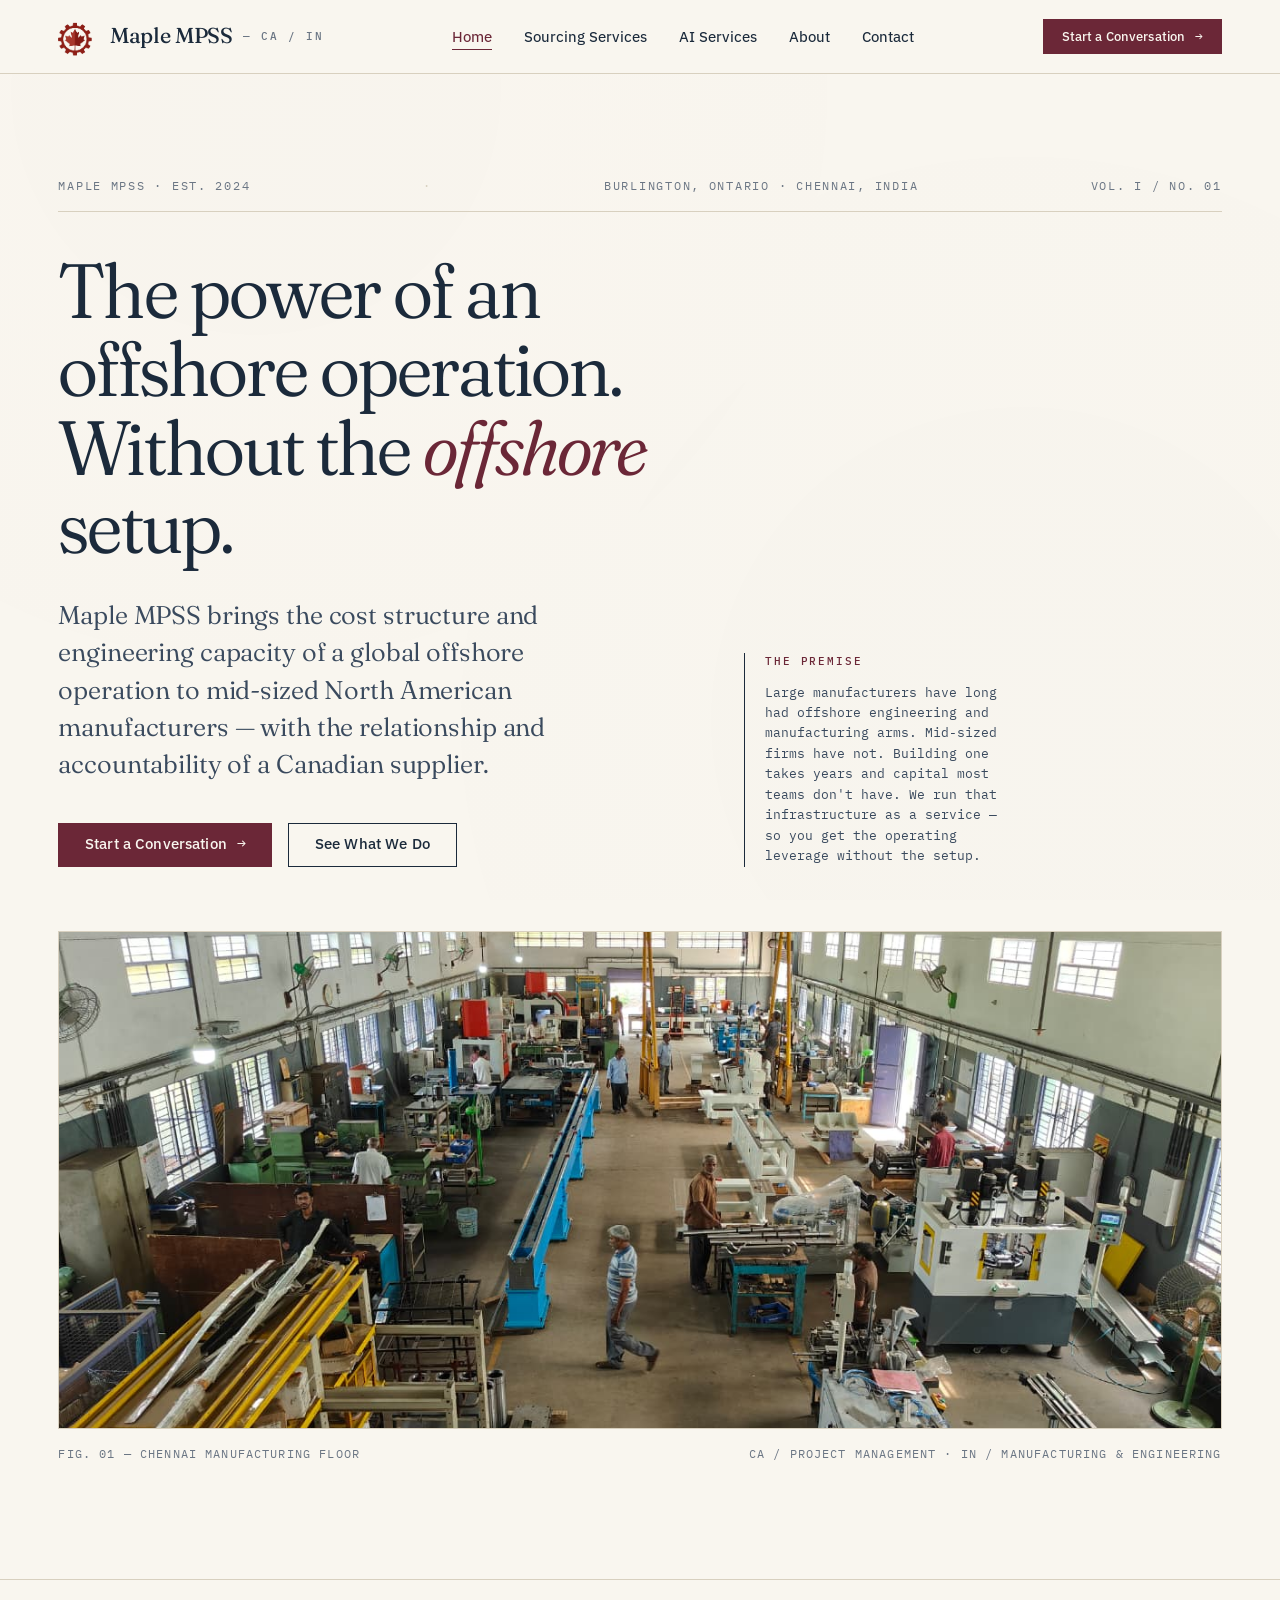
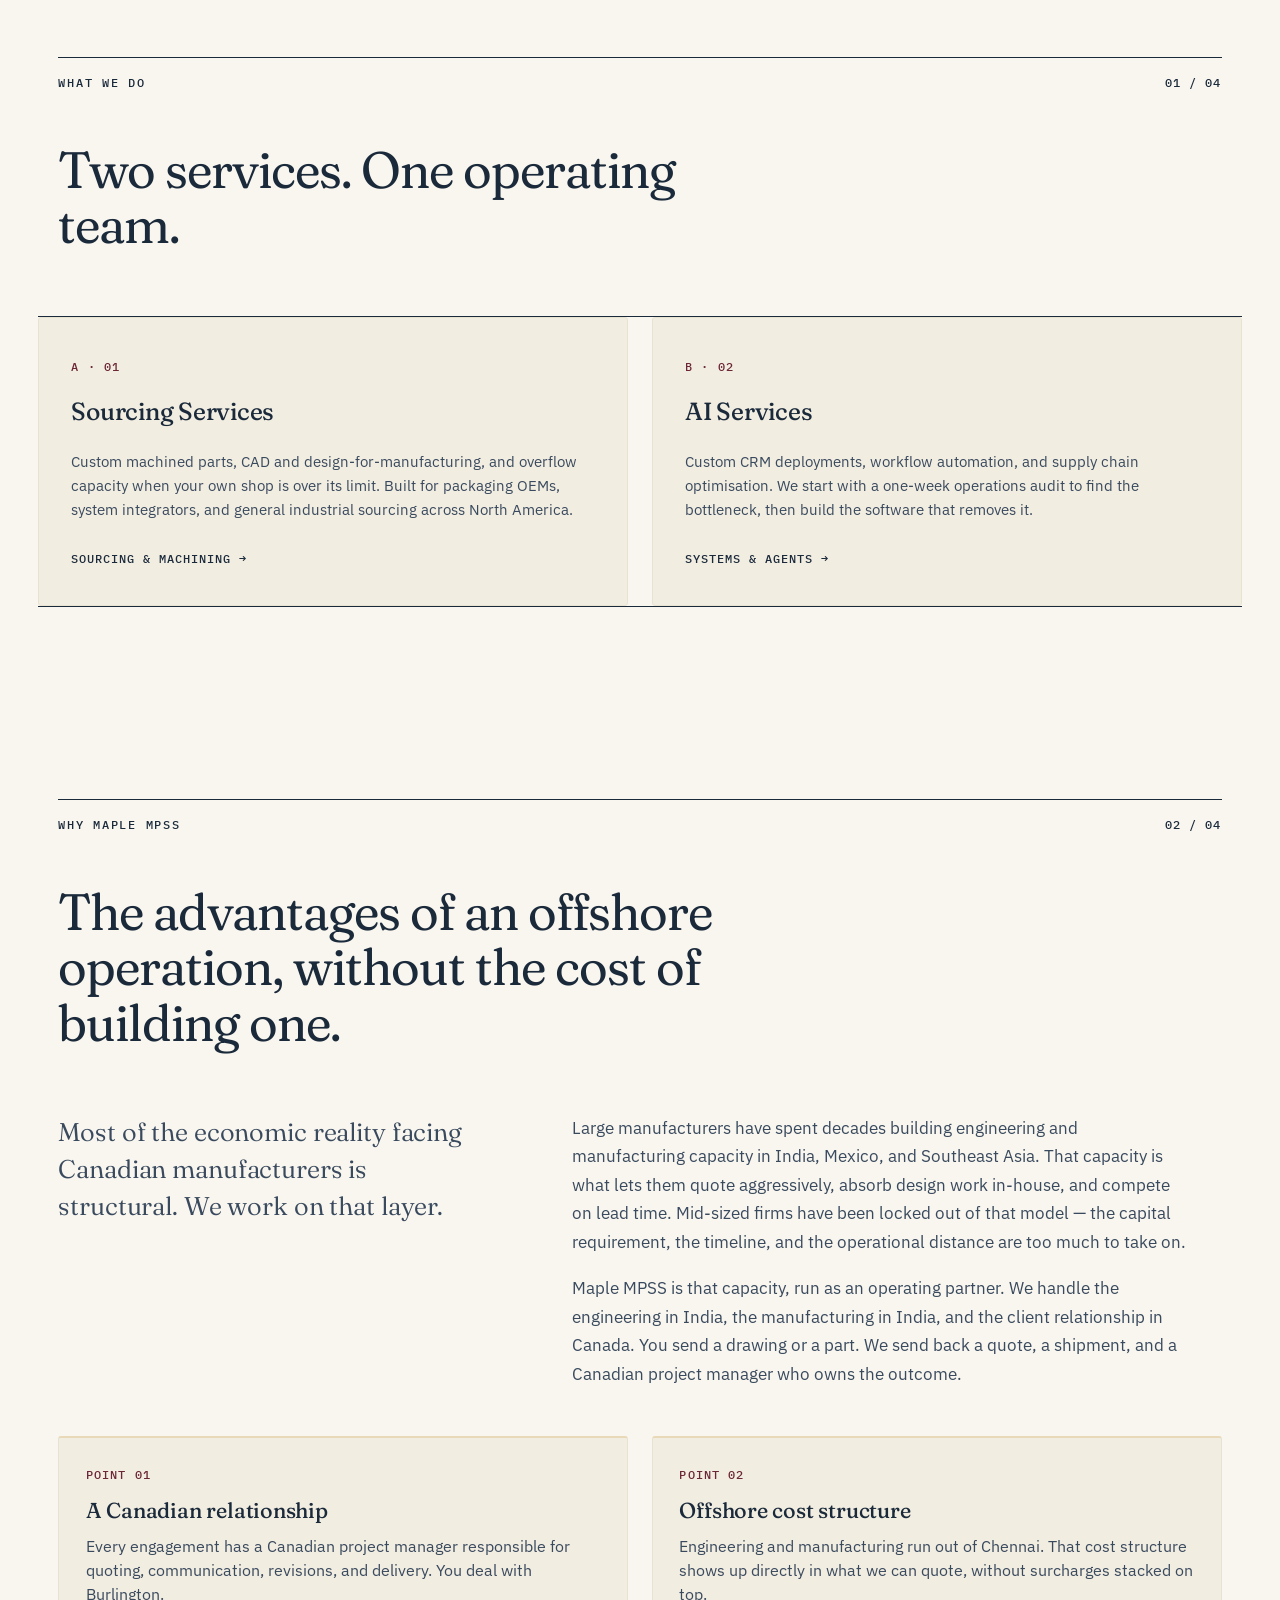
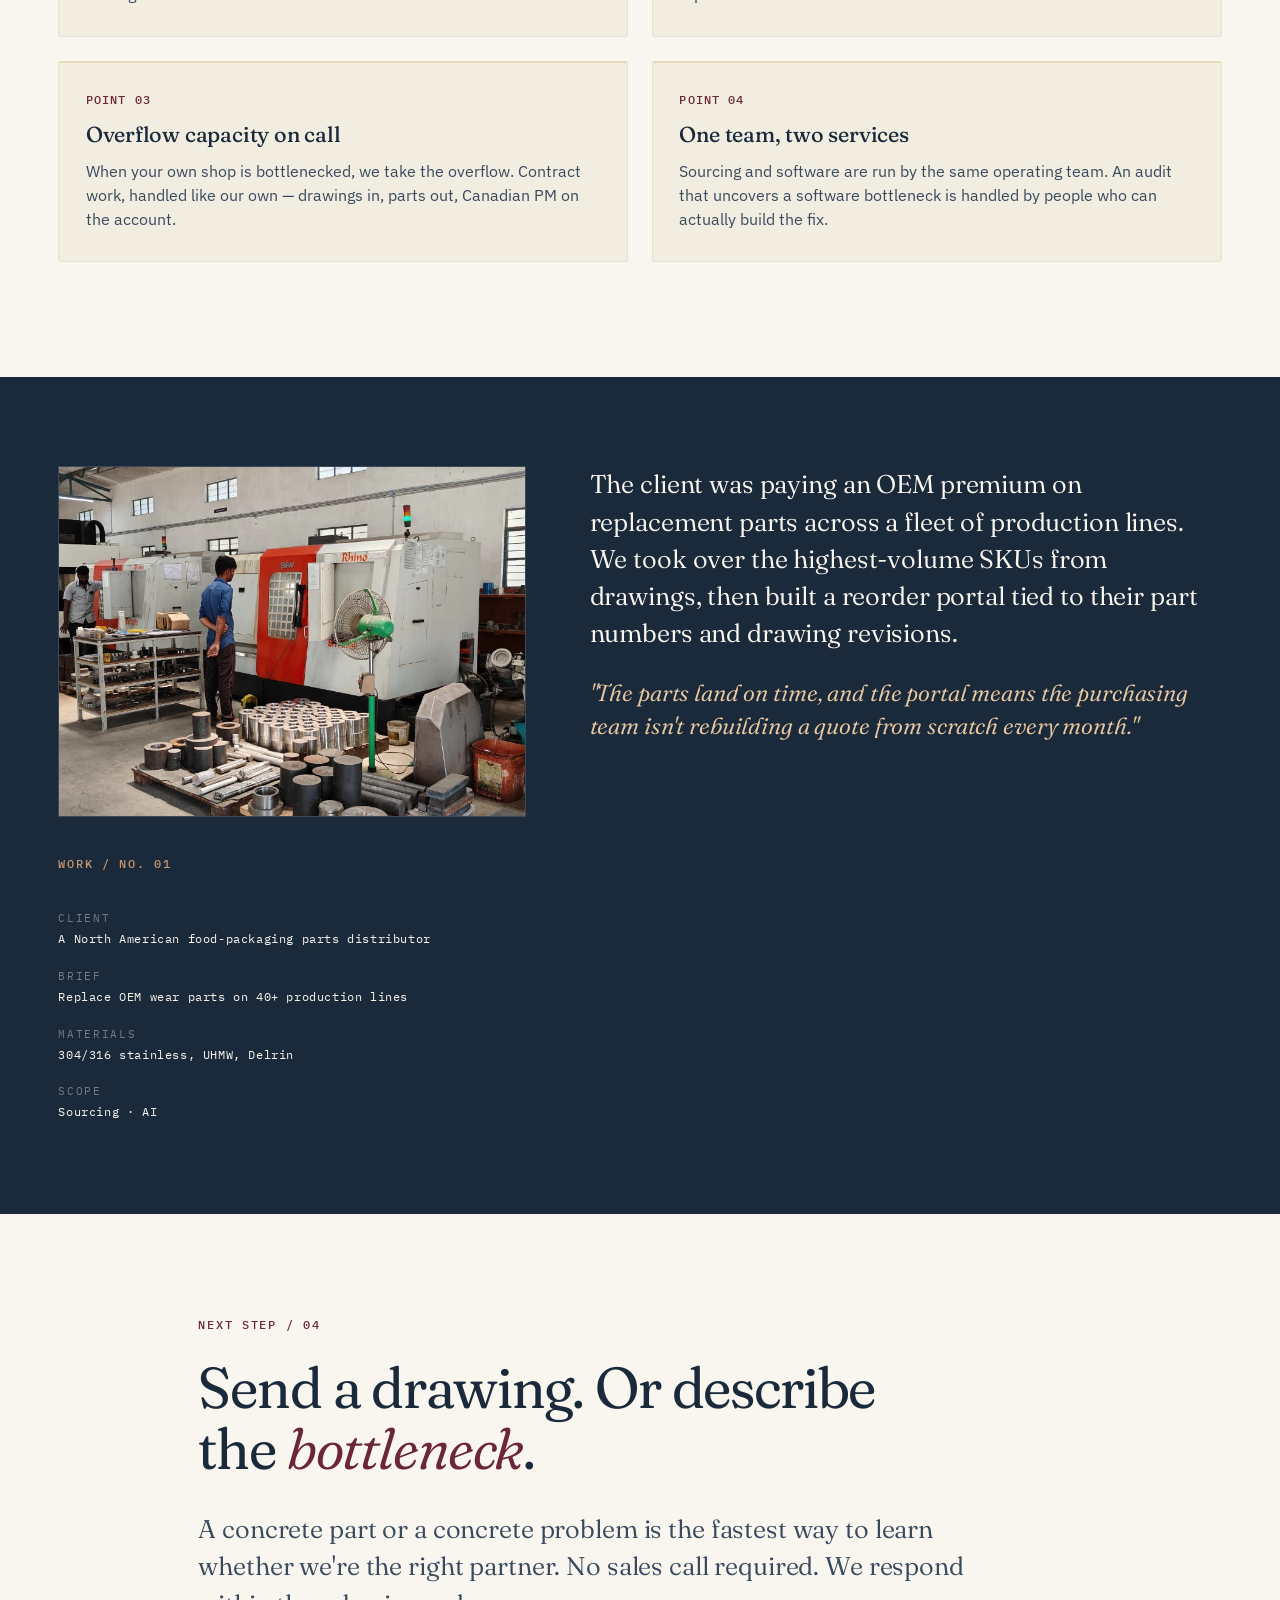
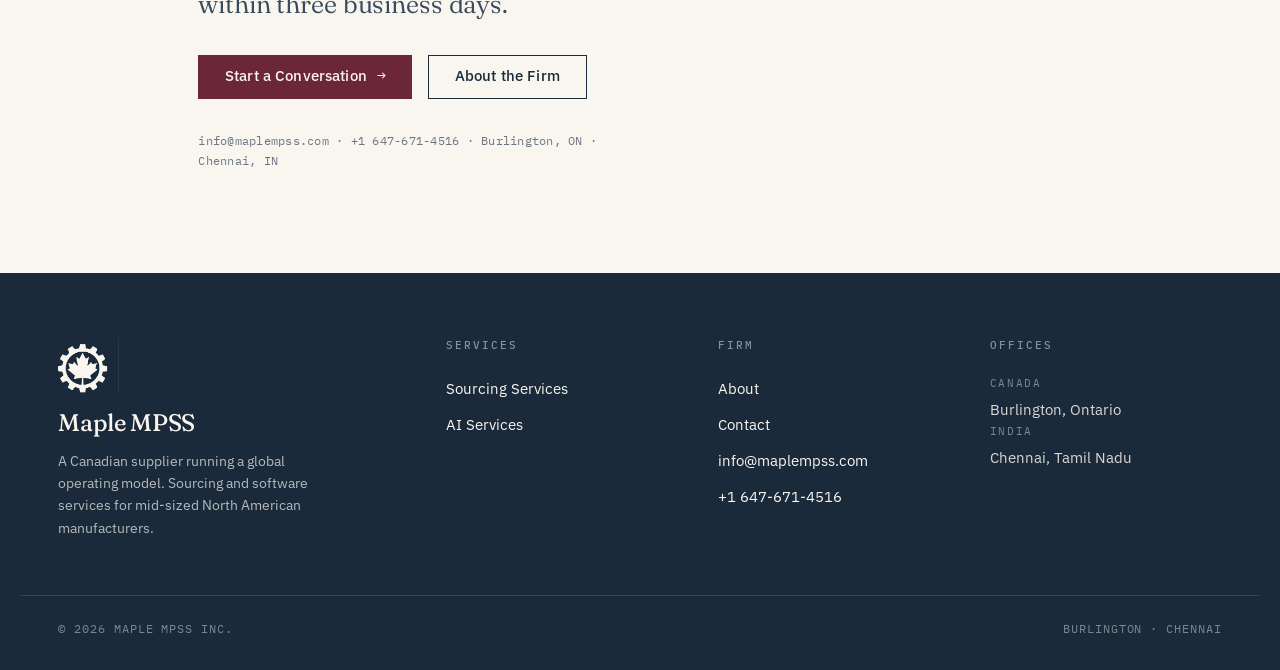
<file: index.html>
<!DOCTYPE html>
<html lang="en">
<head>
  <meta charset="UTF-8" />
  <meta name="viewport" content="width=device-width, initial-scale=1.0" />
  <title>Maple MPSS — Canadian supplier. Global operating model.</title>
  <meta name="description" content="Maple MPSS brings the power of an offshore operation to mid-sized North American manufacturers — without the cost or timeline of setting one up. Sourcing services and AI services, run from Burlington and Chennai." />
  <meta property="og:title" content="Maple MPSS — Canadian supplier. Global operating model." />
  <meta property="og:description" content="Sourcing services and AI services for mid-sized North American manufacturers — delivered with a Canadian relationship and an offshore operating model." />
  <meta property="og:image" content="images/og-image.jpg" />
  <meta property="og:type" content="website" />
  <meta name="twitter:card" content="summary_large_image" />
  <meta name="twitter:image" content="images/og-image.jpg" />
  <link rel="preconnect" href="https://fonts.googleapis.com" />
  <link rel="preconnect" href="https://fonts.gstatic.com" crossorigin />
  <link href="https://fonts.googleapis.com/css2?family=Fraunces:ital,opsz,wght@0,9..144,300..600;1,9..144,300..500&family=IBM+Plex+Mono:wght@400;500&family=IBM+Plex+Sans:wght@300;400;450;500;600&display=swap" rel="stylesheet" />
  <link rel="stylesheet" href="style.css?v=20260424-10" />
<link rel="icon" type="image/png" sizes="32x32" href="images/favicon-32.png" />
  <link rel="icon" type="image/png" sizes="16x16" href="images/favicon-16.png" />
  <link rel="apple-touch-icon" sizes="180x180" href="images/favicon-180.png" />
  <link rel="shortcut icon" href="images/favicon.ico" />
  <link rel="canonical" href="https://maplempss.com/" />
  </head>
<body data-page="home">

<nav class="nav">
  <div class="nav-inner">
    <a href="index.html" class="nav-brand" aria-label="Maple MPSS home">
      <img src="images/logo-mark.png" alt="" class="logo-mark" />
      Maple&nbsp;MPSS
      <span class="sub hide-mobile">— CA / IN</span>
    </a>
    <button class="nav-toggle" aria-label="Toggle menu" aria-expanded="false">
      <span></span><span></span><span></span>
    </button>
    <ul class="nav-links" id="nav-links">
      <li><a href="index.html" class="active">Home</a></li>
      <li><a href="sourcing.html">Sourcing Services</a></li>
      <li><a href="ai-services.html">AI Services</a></li>
      <li><a href="about.html">About</a></li>
      <li><a href="contact.html">Contact</a></li>
      <li class="nav-cta-mobile"><a href="contact.html" class="btn btn-primary btn-small">Start a Conversation <span class="arrow">→</span></a></li>
    </ul>
    <a href="contact.html" class="btn btn-primary btn-small nav-cta-desktop">Start a Conversation <span class="arrow">→</span></a>
  </div>
</nav>

<header class="hero">
  <div class="container">
    <div class="hero-meta reveal">
      <span>Maple MPSS · Est. 2024</span>
      <span class="divider">·</span>
      <span class="hide-mobile">Burlington, Ontario · Chennai, India</span>
      <span>Vol. I / No. 01</span>
    </div>

    <div class="hero-grid">
      <div>
        <h1 class="reveal reveal-d1">
          The power of an offshore operation.<br />
          Without the <span class="accent">offshore</span> setup.
        </h1>
        <p class="lede hero-lede reveal reveal-d2">
          Maple MPSS brings the cost structure and engineering capacity of a
          global offshore operation to mid-sized North American manufacturers —
          with the relationship and accountability of a Canadian supplier.
        </p>
        <div class="hero-ctas reveal reveal-d3">
          <a href="contact.html" class="btn btn-primary">Start a Conversation <span class="arrow">→</span></a>
          <a href="#services" class="btn btn-ghost">See What We Do</a>
        </div>
      </div>

      <aside class="hero-aside reveal reveal-d4">
        <span class="tag">The premise</span>
        Large manufacturers have long had offshore engineering and
        manufacturing arms. Mid-sized firms have not. Building one takes
        years and capital most teams don't have. We run that infrastructure
        as a service — so you get the operating leverage without the setup.
      </aside>
    </div>

    <div class="hero-visual reveal reveal-d5">
      <img src="images/hero.jpg" alt="Maple MPSS — Chennai manufacturing floor" loading="eager" />
    </div>
    <div class="hero-visual-caption reveal reveal-d5">
      <span>Fig. 01 — Chennai manufacturing floor</span>
      <span>CA / Project management · IN / Manufacturing &amp; engineering</span>
    </div>
  </div>
</header>

<section id="services" class="section section-tight">
  <div class="container">
    <div class="section-head">
      <span class="label">What We Do</span>
      <span class="numeral">01 / 04</span>
      <h2>Two services. One operating team.</h2>
    </div>
  </div>

  <div class="container-wide">
    <div class="services services-two">
      <article class="service-card">
        <span class="num">A · 01</span>
        <h3>Sourcing Services</h3>
        <p>
          Custom machined parts, CAD and design-for-manufacturing, and
          overflow capacity when your own shop is over its limit. Built
          for packaging OEMs, system integrators, and general industrial
          sourcing across North America.
        </p>
        <a href="sourcing.html" class="card-link">Sourcing &amp; Machining <span class="arrow">→</span></a>
      </article>

      <article class="service-card">
        <span class="num">B · 02</span>
        <h3>AI Services</h3>
        <p>
          Custom CRM deployments, workflow automation, and supply chain
          optimisation. We start with a one-week operations audit to find
          the bottleneck, then build the software that removes it.
        </p>
        <a href="ai-services.html" class="card-link">Systems &amp; Agents <span class="arrow">→</span></a>
      </article>
    </div>
  </div>
</section>

<section class="section">
  <div class="container">
    <div class="section-head">
      <span class="label">Why Maple MPSS</span>
      <span class="numeral">02 / 04</span>
      <h2>The advantages of an offshore operation, without the cost of building one.</h2>
    </div>

    <div class="two-col">
      <div class="col-left">
        <p class="lede">
          Most of the economic reality facing Canadian manufacturers is
          structural. We work on that layer.
        </p>
      </div>
      <div class="col-right">
        <p>
          Large manufacturers have spent decades building engineering and
          manufacturing capacity in India, Mexico, and Southeast Asia. That
          capacity is what lets them quote aggressively, absorb design work
          in-house, and compete on lead time. Mid-sized firms have been
          locked out of that model — the capital requirement, the timeline,
          and the operational distance are too much to take on.
        </p>
        <p>
          Maple MPSS is that capacity, run as an operating partner. We
          handle the engineering in India, the manufacturing in India, and
          the client relationship in Canada. You send a drawing or a part.
          We send back a quote, a shipment, and a Canadian project manager
          who owns the outcome.
        </p>
      </div>
    </div>

    <div class="why-grid">
      <div class="why-item">
        <span class="pt-num">POINT 01</span>
        <h4>A Canadian relationship</h4>
        <p>
          Every engagement has a Canadian project manager responsible
          for quoting, communication, revisions, and delivery. You deal
          with Burlington.
        </p>
      </div>
      <div class="why-item">
        <span class="pt-num">POINT 02</span>
        <h4>Offshore cost structure</h4>
        <p>
          Engineering and manufacturing run out of Chennai. That cost
          structure shows up directly in what we can quote, without
          surcharges stacked on top.
        </p>
      </div>
      <div class="why-item">
        <span class="pt-num">POINT 03</span>
        <h4>Overflow capacity on call</h4>
        <p>
          When your own shop is bottlenecked, we take the overflow.
          Contract work, handled like our own — drawings in, parts out,
          Canadian PM on the account.
        </p>
      </div>
      <div class="why-item">
        <span class="pt-num">POINT 04</span>
        <h4>One team, two services</h4>
        <p>
          Sourcing and software are run by the same operating team. An
          audit that uncovers a software bottleneck is handled by people
          who can actually build the fix.
        </p>
      </div>
    </div>
  </div>
</section>

<section class="case">
  <div class="case-inner">
    <div>
      <div class="case-image-wrapper">
        <img src="images/case-parts.jpg" alt="Machining floor with stock material staged for production" loading="lazy" />
      </div>
      <span class="eyebrow">Work / No. 01</span>
      <dl class="case-meta" style="margin-top: 2rem;">
        <dt>Client</dt>
        <dd>A North American food-packaging parts distributor</dd>
        <dt>Brief</dt>
        <dd>Replace OEM wear parts on 40+ production lines</dd>
        <dt>Materials</dt>
        <dd>304/316 stainless, UHMW, Delrin</dd>
        <dt>Scope</dt>
        <dd>Sourcing · AI</dd>
      </dl>
    </div>
    <div class="case-body">
      The client was paying an OEM premium on replacement parts across a
      fleet of production lines. We took over the highest-volume SKUs from
      drawings, then built a reorder portal tied to their part numbers and
      drawing revisions.
      <span class="pullquote">
        "The parts land on time, and the portal means the purchasing team
        isn't rebuilding a quote from scratch every month."
      </span>
    </div>
  </div>
</section>

<section class="closing">
  <div class="closing-inner">
    <span class="eyebrow">Next Step / 04</span>
    <h2>Send a drawing. Or describe the <em>bottleneck</em>.</h2>
    <p class="lede" style="max-width: 48ch;">
      A concrete part or a concrete problem is the fastest way to learn
      whether we're the right partner. No sales call required. We respond
      within three business days.
    </p>
    <div class="closing-ctas">
      <a href="contact.html" class="btn btn-primary">Start a Conversation <span class="arrow">→</span></a>
      <a href="about.html" class="btn btn-ghost">About the Firm</a>
    </div>
    <p class="note">
      info@maplempss.com · +1 647-671-4516 · Burlington, ON · Chennai, IN
    </p>
  </div>
</section>

<footer class="footer">
  <div class="footer-grid">
    <div class="footer-brand">
      <img src="images/logo-mark-light.png" alt="" class="footer-logo" />
      <h3>Maple MPSS</h3>
      <p>
        A Canadian supplier running a global operating model. Sourcing and
        software services for mid-sized North American manufacturers.
      </p>
    </div>

    <div class="footer-col">
      <h5>Services</h5>
      <ul>
        <li><a href="sourcing.html">Sourcing Services</a></li>
        <li><a href="ai-services.html">AI Services</a></li>
      </ul>
    </div>

    <div class="footer-col">
      <h5>Firm</h5>
      <ul>
        <li><a href="about.html">About</a></li>
        <li><a href="contact.html">Contact</a></li>
        <li><a href="mailto:info@maplempss.com">info@maplempss.com</a></li>
        <li><a href="tel:+16476714516">+1 647-671-4516</a></li>
      </ul>
    </div>

    <div class="footer-col">
      <h5>Offices</h5>
      <address>
        <span class="label">Canada</span>
        Burlington, Ontario
      </address>
      <address>
        <span class="label">India</span>
        Chennai, Tamil Nadu
      </address>
    </div>
  </div>

  <div class="footer-bottom">
    <span>© 2026 Maple MPSS Inc.</span>
    <span>Burlington · Chennai</span>
  </div>
</footer>

<script>
  (function () {
    var toggle = document.querySelector('.nav-toggle');
    var menu = document.getElementById('nav-links');
    if (!toggle || !menu) return;
    toggle.addEventListener('click', function () {
      var isOpen = menu.classList.toggle('open');
      toggle.classList.toggle('open', isOpen);
      toggle.setAttribute('aria-expanded', String(isOpen));
    });
    menu.querySelectorAll('a').forEach(function (a) {
      a.addEventListener('click', function () {
        menu.classList.remove('open');
        toggle.classList.remove('open');
        toggle.setAttribute('aria-expanded', 'false');
      });
    });
  })();
</script>

</body>
</html>
</file>
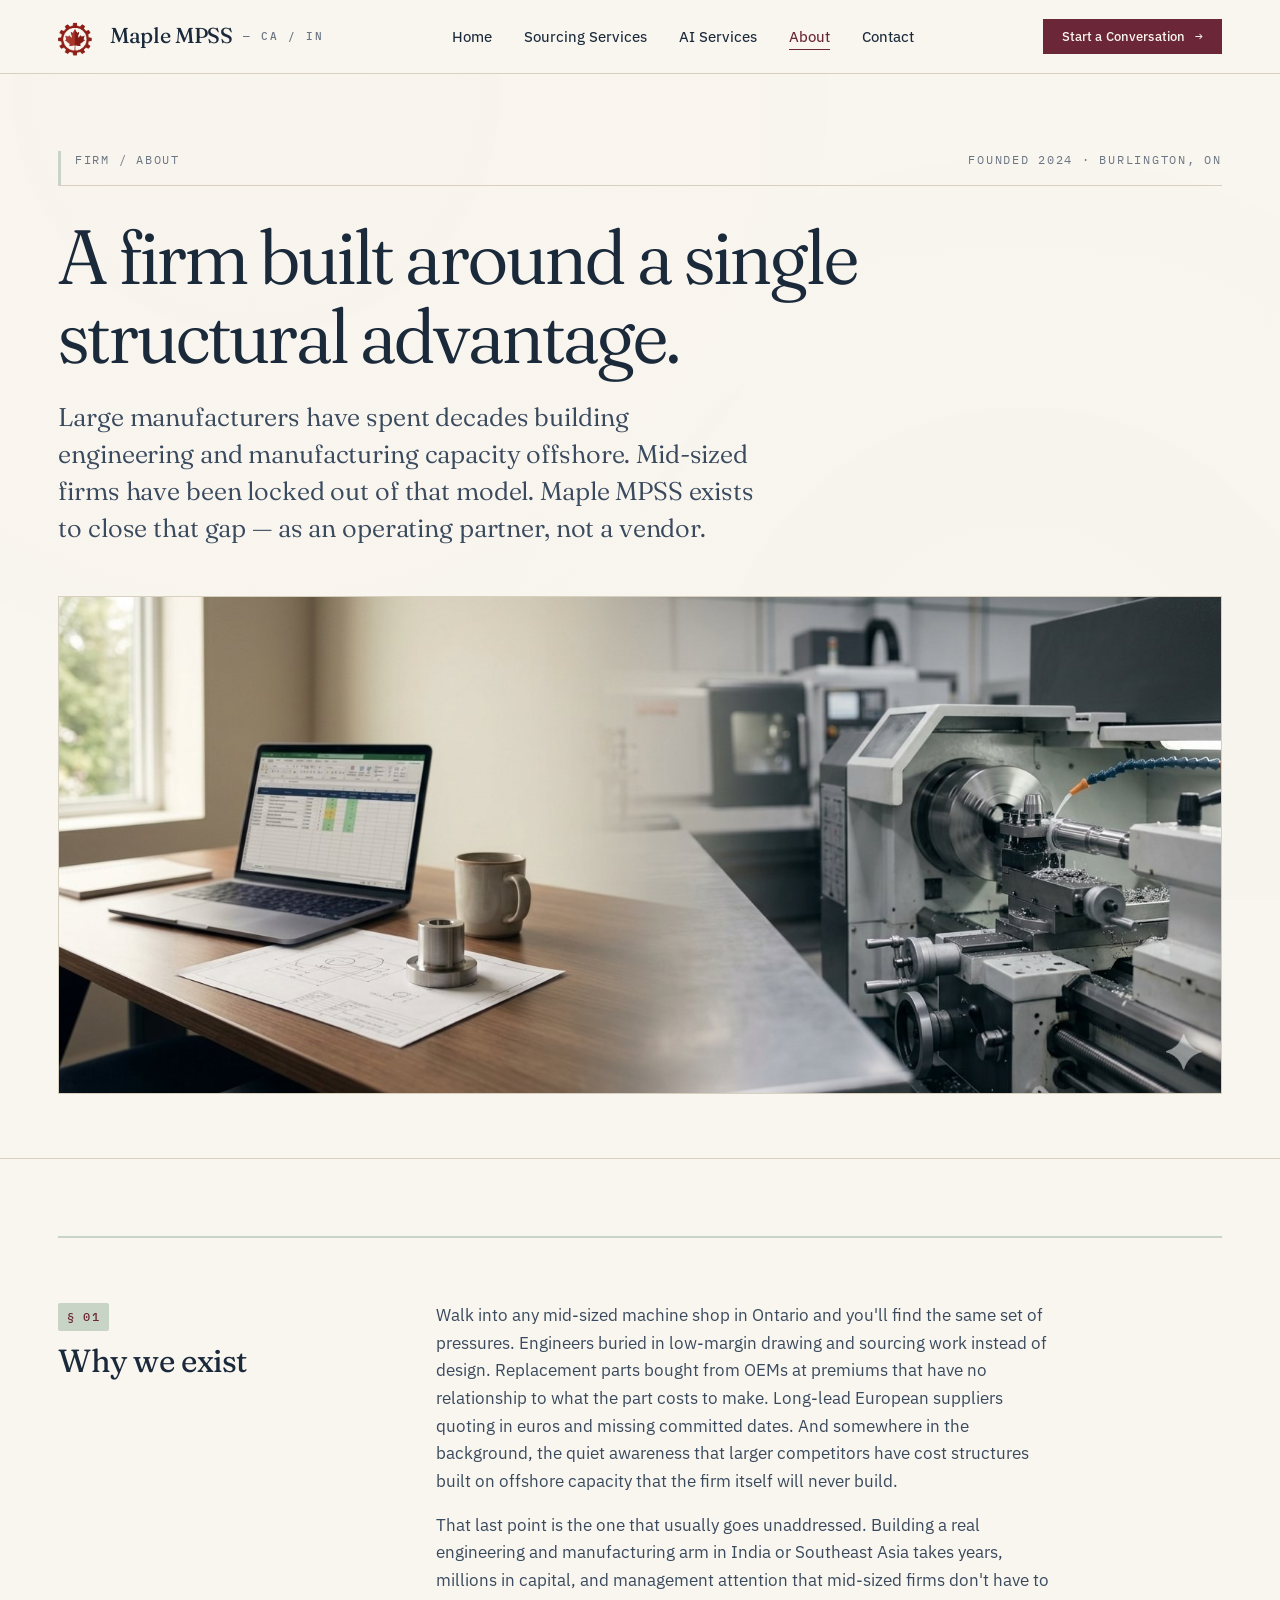
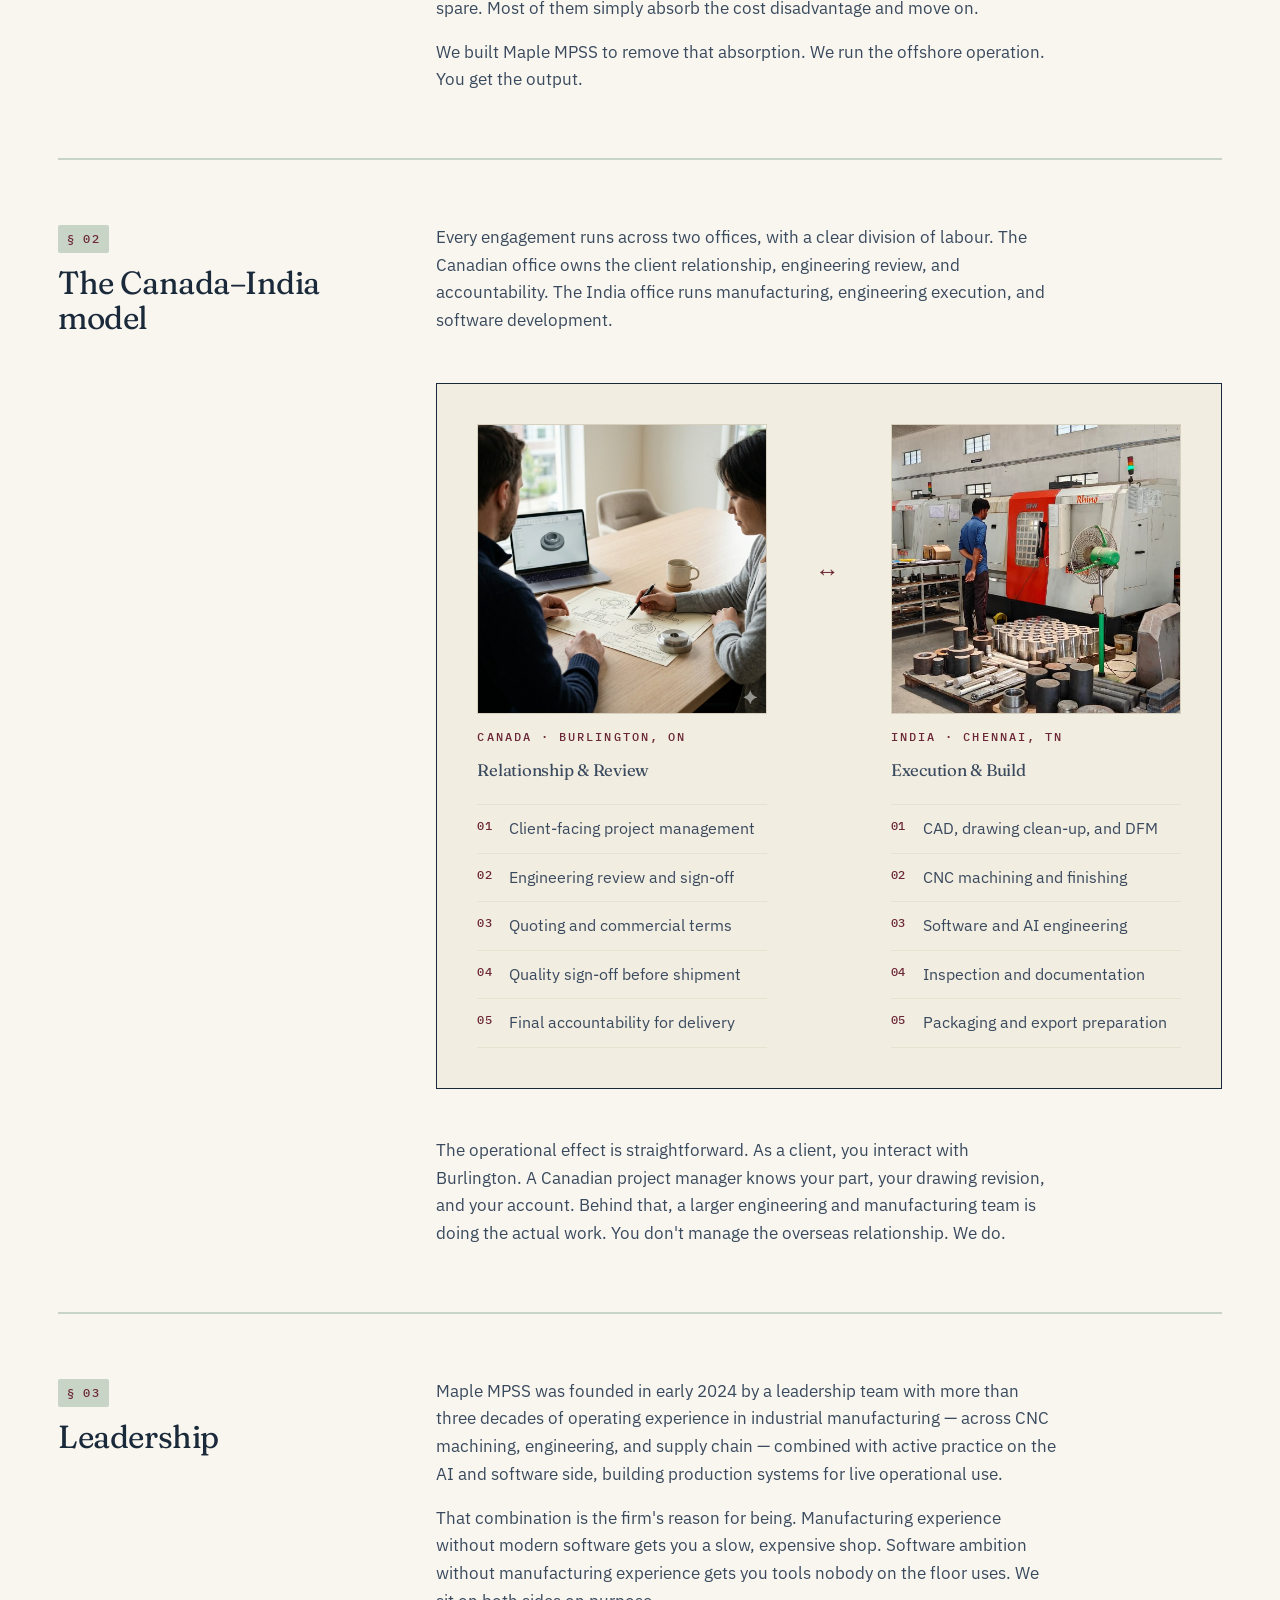
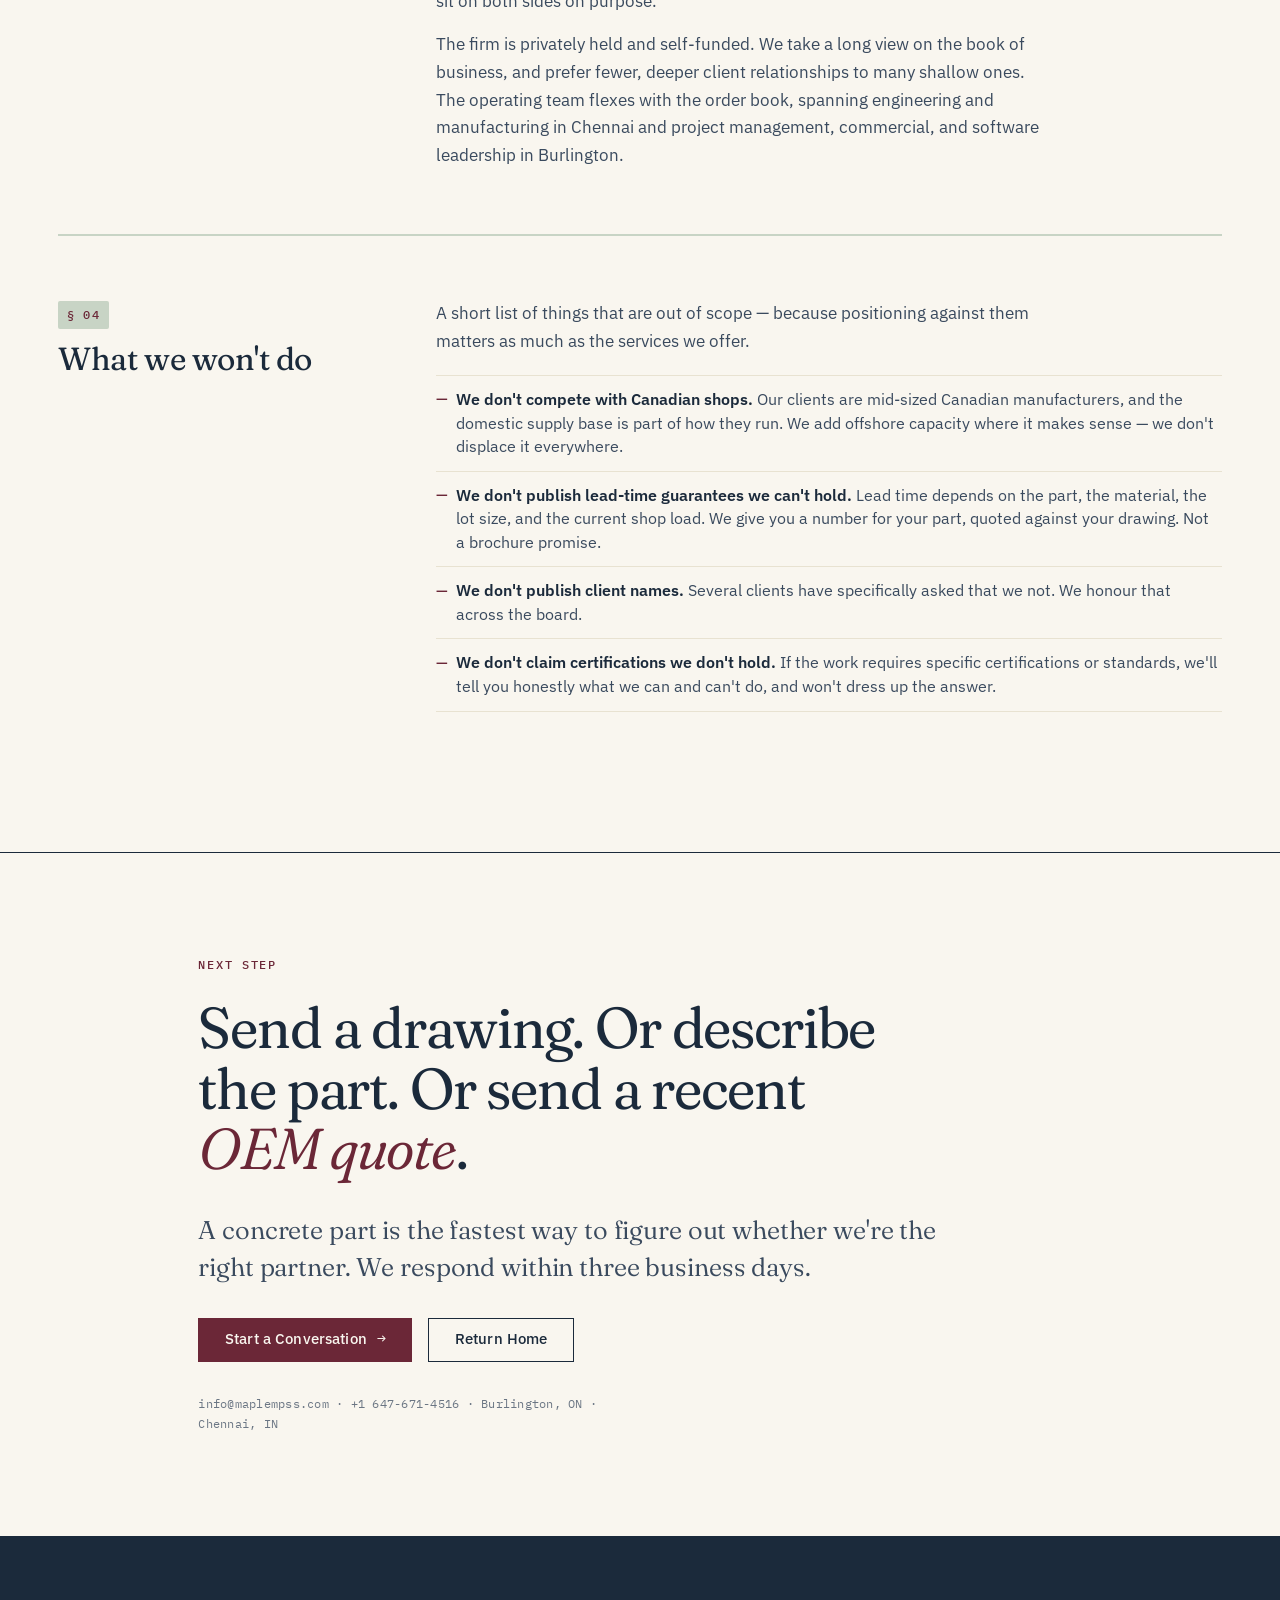
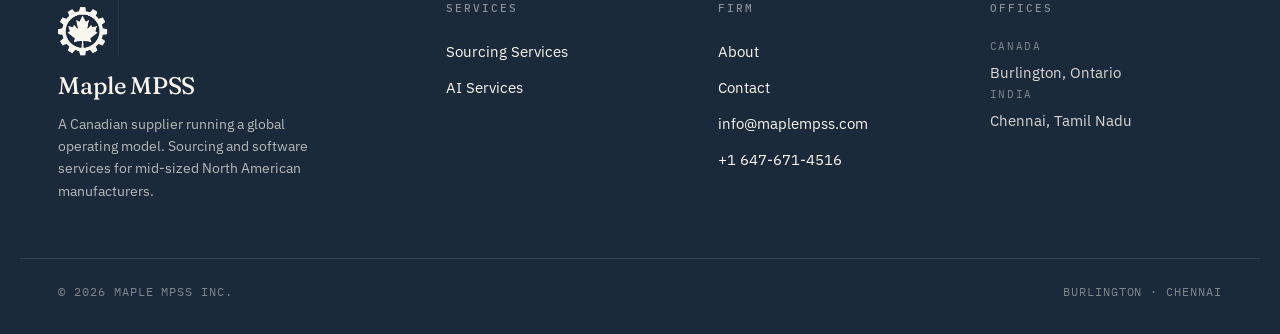
<file: about.html>
<!DOCTYPE html>
<html lang="en">
<head>
  <meta charset="UTF-8" />
  <meta name="viewport" content="width=device-width, initial-scale=1.0" />
  <title>About — Maple MPSS</title>
  <meta name="description" content="Maple MPSS was founded in 2024 to give mid-sized North American manufacturers access to a global operating model they couldn't otherwise build — with the accountability of a Canadian supplier." />
  <meta property="og:title" content="About — Maple MPSS" />
  <meta property="og:description" content="Founded 2024. Burlington, Ontario and Chennai, India. A firm built around a single structural advantage." />
  <meta property="og:image" content="images/og-image.jpg" />
  <meta property="og:type" content="website" />
  <meta name="twitter:card" content="summary_large_image" />
  <meta name="twitter:image" content="images/og-image.jpg" />
  <link rel="preconnect" href="https://fonts.googleapis.com" />
  <link rel="preconnect" href="https://fonts.gstatic.com" crossorigin />
  <link href="https://fonts.googleapis.com/css2?family=Fraunces:ital,opsz,wght@0,9..144,300..600;1,9..144,300..500&family=IBM+Plex+Mono:wght@400;500&family=IBM+Plex+Sans:wght@300;400;450;500;600&display=swap" rel="stylesheet" />
  <link rel="stylesheet" href="style.css?v=20260424-10" />
<link rel="icon" type="image/png" sizes="32x32" href="images/favicon-32.png" />
  <link rel="icon" type="image/png" sizes="16x16" href="images/favicon-16.png" />
  <link rel="apple-touch-icon" sizes="180x180" href="images/favicon-180.png" />
  <link rel="shortcut icon" href="images/favicon.ico" />
  <link rel="canonical" href="https://maplempss.com/about" />
  </head>
<body data-page="about">

<!-- ========== NAV ========== -->
<nav class="nav">
  <div class="nav-inner">
    <a href="index.html" class="nav-brand" aria-label="Maple MPSS home">
      <img src="images/logo-mark.png" alt="" class="logo-mark" />
      Maple&nbsp;MPSS
      <span class="sub hide-mobile">— CA / IN</span>
    </a>
    <button class="nav-toggle" aria-label="Toggle menu" aria-expanded="false">
      <span></span><span></span><span></span>
    </button>
    <ul class="nav-links" id="nav-links">
      <li><a href="index.html">Home</a></li>
      <li><a href="sourcing.html">Sourcing Services</a></li>
      <li><a href="ai-services.html">AI Services</a></li>
      <li><a href="about.html" class="active">About</a></li>
      <li><a href="contact.html">Contact</a></li>
      <li class="nav-cta-mobile"><a href="contact.html" class="btn btn-primary btn-small">Start a Conversation <span class="arrow">→</span></a></li>
    </ul>
    <a href="contact.html" class="btn btn-primary btn-small nav-cta-desktop">Start a Conversation <span class="arrow">→</span></a>
  </div>
</nav>

<!-- ========== PAGE HEADER ========== -->
<header class="page-header">
  <div class="container">
    <div class="page-header-meta">
      <span>Firm / About</span>
      <span>Founded 2024 · Burlington, ON</span>
    </div>
    <h1 class="reveal reveal-d1">
      A firm built around a single structural advantage.
    </h1>
    <p class="lede reveal reveal-d2">
      Large manufacturers have spent decades building engineering and
      manufacturing capacity offshore. Mid-sized firms have been locked out
      of that model. Maple MPSS exists to close that gap — as an operating
      partner, not a vendor.
    </p>
    <!-- PAGE HEADER IMAGE: replace images/about-hero.jpg -->
    <div class="page-header-image reveal reveal-d3">
      <img src="images/about-hero.jpg" alt="Maple MPSS — Canadian relationship, offshore operating model" loading="eager" />
    </div>
  </div>
</header>

<!-- ========== STORY ========== -->
<section class="section-tight">
  <div class="container">

    <div class="content-block">
      <div class="block-head">
        <span class="num">§ 01</span>
        <h3>Why we exist</h3>
      </div>
      <div class="block-body">
        <p>
          Walk into any mid-sized machine shop in Ontario and you'll find
          the same set of pressures. Engineers buried in low-margin drawing
          and sourcing work instead of design. Replacement parts bought
          from OEMs at premiums that have no relationship to what the part
          costs to make. Long-lead European suppliers quoting in euros and
          missing committed dates. And somewhere in the background, the
          quiet awareness that larger competitors have cost structures
          built on offshore capacity that the firm itself will never build.
        </p>
        <p>
          That last point is the one that usually goes unaddressed.
          Building a real engineering and manufacturing arm in India or
          Southeast Asia takes years, millions in capital, and management
          attention that mid-sized firms don't have to spare. Most of them
          simply absorb the cost disadvantage and move on.
        </p>
        <p>
          We built Maple MPSS to remove that absorption. We run the
          offshore operation. You get the output.
        </p>
      </div>
    </div>

    <!-- Canada-India model diagram -->
    <div class="content-block">
      <div class="block-head">
        <span class="num">§ 02</span>
        <h3>The Canada–India model</h3>
      </div>
      <div class="block-body">
        <p>
          Every engagement runs across two offices, with a clear division
          of labour. The Canadian office owns the client relationship,
          engineering review, and accountability. The India office runs
          manufacturing, engineering execution, and software development.
        </p>

        <div class="model-diagram">
          <div class="model-node">
            <div class="model-node-image">
              <img src="images/about-canada.jpg" alt="Burlington, Ontario office" loading="lazy" />
            </div>
            <h4>Canada · Burlington, ON</h4>
            <p class="city">Relationship &amp; Review</p>
            <ul>
              <li>Client-facing project management</li>
              <li>Engineering review and sign-off</li>
              <li>Quoting and commercial terms</li>
              <li>Quality sign-off before shipment</li>
              <li>Final accountability for delivery</li>
            </ul>
          </div>

          <div class="model-bridge" aria-hidden="true">
            <span>↔</span>
          </div>

          <div class="model-node">
            <div class="model-node-image">
              <img src="images/about-india.jpg" alt="Chennai, Tamil Nadu facility" loading="lazy" />
            </div>
            <h4>India · Chennai, TN</h4>
            <p class="city">Execution &amp; Build</p>
            <ul>
              <li>CAD, drawing clean-up, and DFM</li>
              <li>CNC machining and finishing</li>
              <li>Software and AI engineering</li>
              <li>Inspection and documentation</li>
              <li>Packaging and export preparation</li>
            </ul>
          </div>
        </div>

        <p>
          The operational effect is straightforward. As a client, you
          interact with Burlington. A Canadian project manager knows your
          part, your drawing revision, and your account. Behind that, a
          larger engineering and manufacturing team is doing the actual
          work. You don't manage the overseas relationship. We do.
        </p>
      </div>
    </div>

    <!-- Leadership -->
    <div class="content-block">
      <div class="block-head">
        <span class="num">§ 03</span>
        <h3>Leadership</h3>
      </div>
      <div class="block-body">
        <p>
          Maple MPSS was founded in early 2024 by a leadership team with
          more than three decades of operating experience in industrial
          manufacturing — across CNC machining, engineering, and supply
          chain — combined with active practice on the AI and software
          side, building production systems for live operational use.
        </p>
        <p>
          That combination is the firm's reason for being. Manufacturing
          experience without modern software gets you a slow, expensive
          shop. Software ambition without manufacturing experience gets
          you tools nobody on the floor uses. We sit on both sides on
          purpose.
        </p>
        <p>
          The firm is privately held and self-funded. We take a long view
          on the book of business, and prefer fewer, deeper client
          relationships to many shallow ones. The operating team flexes
          with the order book, spanning engineering and manufacturing in
          Chennai and project management, commercial, and software
          leadership in Burlington.
        </p>
      </div>
    </div>

    <!-- Commitments -->
    <div class="content-block">
      <div class="block-head">
        <span class="num">§ 04</span>
        <h3>What we won't do</h3>
      </div>
      <div class="block-body">
        <p>
          A short list of things that are out of scope — because
          positioning against them matters as much as the services we
          offer.
        </p>
        <ul class="plain">
          <li>
            <strong>We don't compete with Canadian shops.</strong> Our
            clients are mid-sized Canadian manufacturers, and the domestic
            supply base is part of how they run. We add offshore capacity
            where it makes sense — we don't displace it everywhere.
          </li>
          <li>
            <strong>We don't publish lead-time guarantees we can't hold.</strong>
            Lead time depends on the part, the material, the lot size, and
            the current shop load. We give you a number for your part,
            quoted against your drawing. Not a brochure promise.
          </li>
          <li>
            <strong>We don't publish client names.</strong> Several clients
            have specifically asked that we not. We honour that across the
            board.
          </li>
          <li>
            <strong>We don't claim certifications we don't hold.</strong>
            If the work requires specific certifications or standards,
            we'll tell you honestly what we can and can't do, and won't
            dress up the answer.
          </li>
        </ul>
      </div>
    </div>

  </div>
</section>

<!-- ========== CLOSING CTA ========== -->
<section class="closing">
  <div class="closing-inner">
    <span class="eyebrow">Next Step</span>
    <h2>Send a drawing. Or describe the part. Or send a recent <em>OEM quote</em>.</h2>
    <p class="lede" style="max-width: 48ch;">
      A concrete part is the fastest way to figure out whether we're the
      right partner. We respond within three business days.
    </p>
    <div class="closing-ctas">
      <a href="contact.html" class="btn btn-primary">Start a Conversation <span class="arrow">→</span></a>
      <a href="index.html" class="btn btn-ghost">Return Home</a>
    </div>
    <p class="note">
      info@maplempss.com · +1 647-671-4516 · Burlington, ON · Chennai, IN
    </p>
  </div>
</section>

<!-- ========== FOOTER ========== -->
<footer class="footer">
  <div class="footer-grid">
    <div class="footer-brand">
      <img src="images/logo-mark-light.png" alt="" class="footer-logo" />
      <h3>Maple MPSS</h3>
      <p>
        A Canadian supplier running a global operating model. Sourcing and
        software services for mid-sized North American manufacturers.
      </p>
    </div>
    <div class="footer-col">
      <h5>Services</h5>
      <ul>
        <li><a href="sourcing.html">Sourcing Services</a></li>
        <li><a href="ai-services.html">AI Services</a></li>
      </ul>
    </div>
    <div class="footer-col">
      <h5>Firm</h5>
      <ul>
        <li><a href="about.html">About</a></li>
        <li><a href="contact.html">Contact</a></li>
        <li><a href="mailto:info@maplempss.com">info@maplempss.com</a></li>
        <li><a href="tel:+16476714516">+1 647-671-4516</a></li>
      </ul>
    </div>
    <div class="footer-col">
      <h5>Offices</h5>
      <address>
        <span class="label">Canada</span>
        Burlington, Ontario
      </address>
      <address>
        <span class="label">India</span>
        Chennai, Tamil Nadu
      </address>
    </div>
  </div>
  <div class="footer-bottom">
    <span>© 2026 Maple MPSS Inc.</span>
    <span>Burlington · Chennai</span>
  </div>
</footer>

<script>
  (function () {
    var toggle = document.querySelector('.nav-toggle');
    var menu = document.getElementById('nav-links');
    if (!toggle || !menu) return;
    toggle.addEventListener('click', function () {
      var isOpen = menu.classList.toggle('open');
      toggle.classList.toggle('open', isOpen);
      toggle.setAttribute('aria-expanded', String(isOpen));
    });
    menu.querySelectorAll('a').forEach(function (a) {
      a.addEventListener('click', function () {
        menu.classList.remove('open');
        toggle.classList.remove('open');
        toggle.setAttribute('aria-expanded', 'false');
      });
    });
  })();
</script>

</body>
</html>
</file>
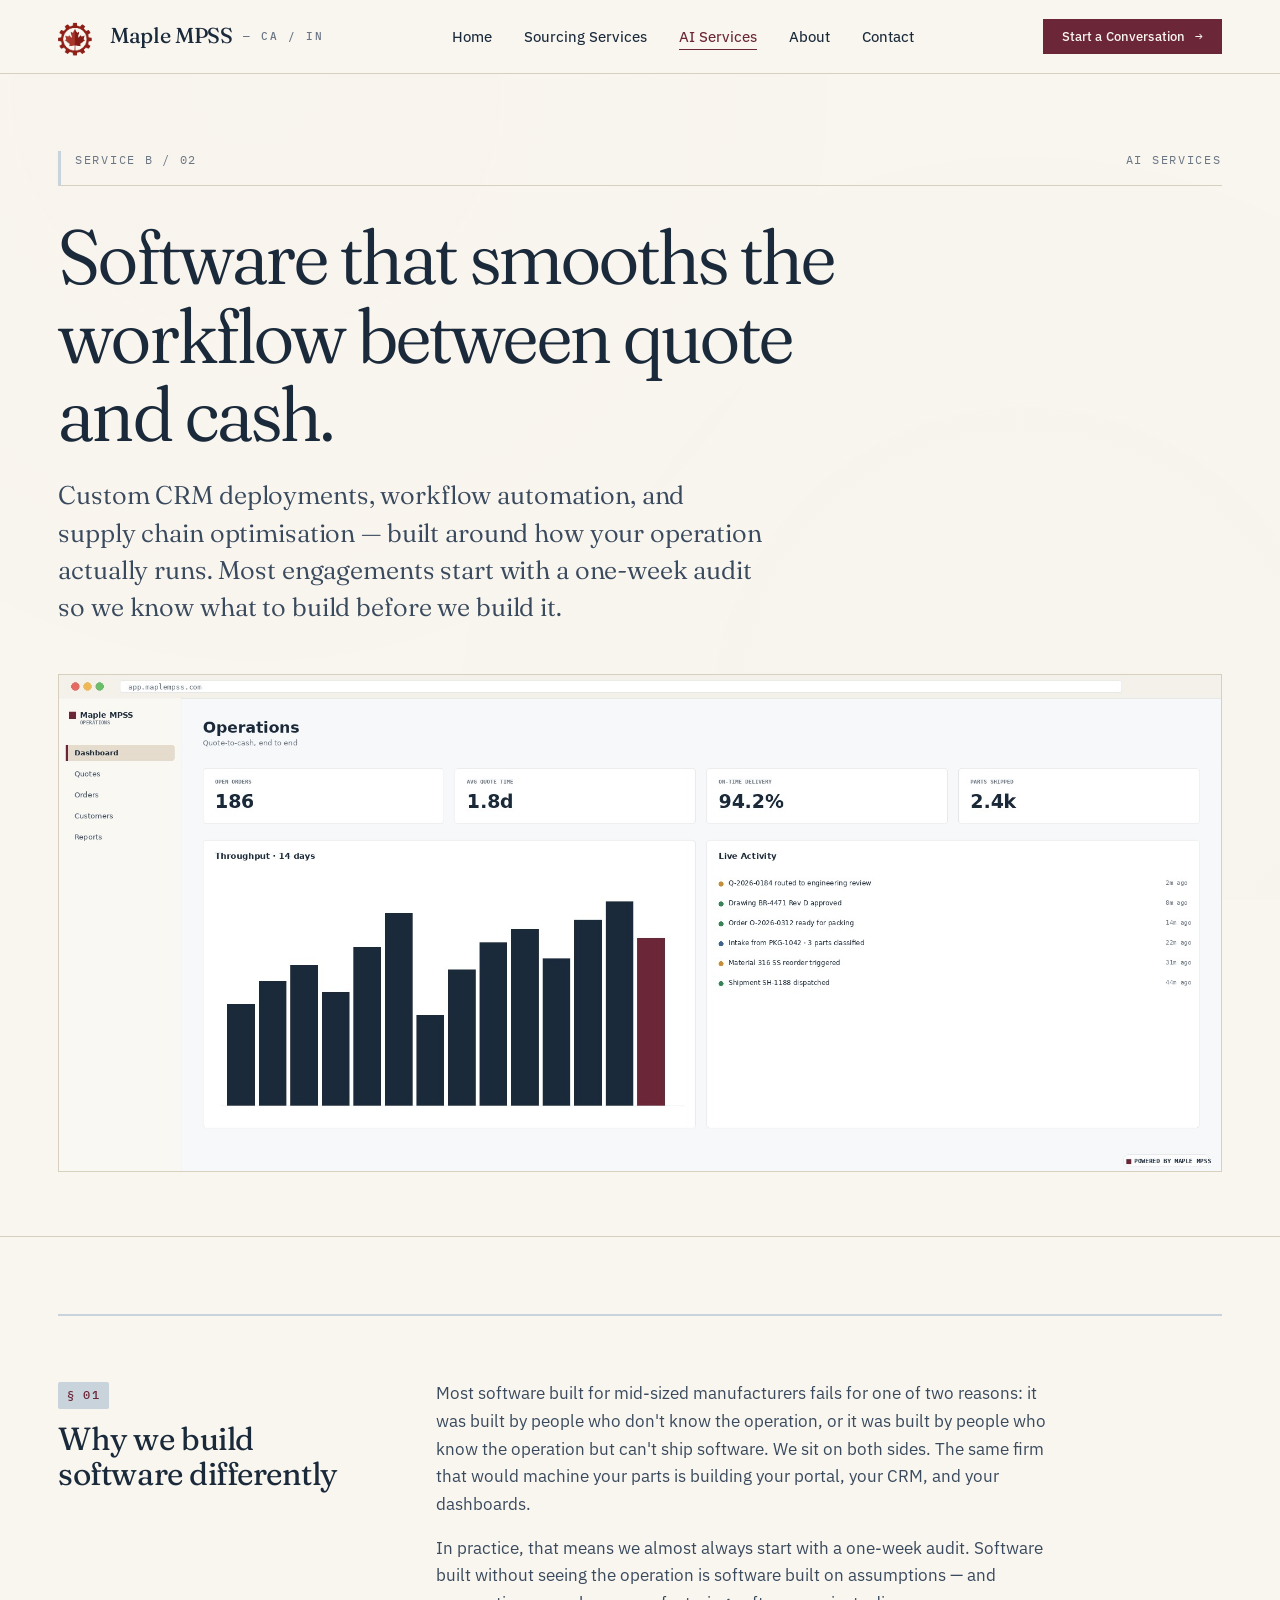
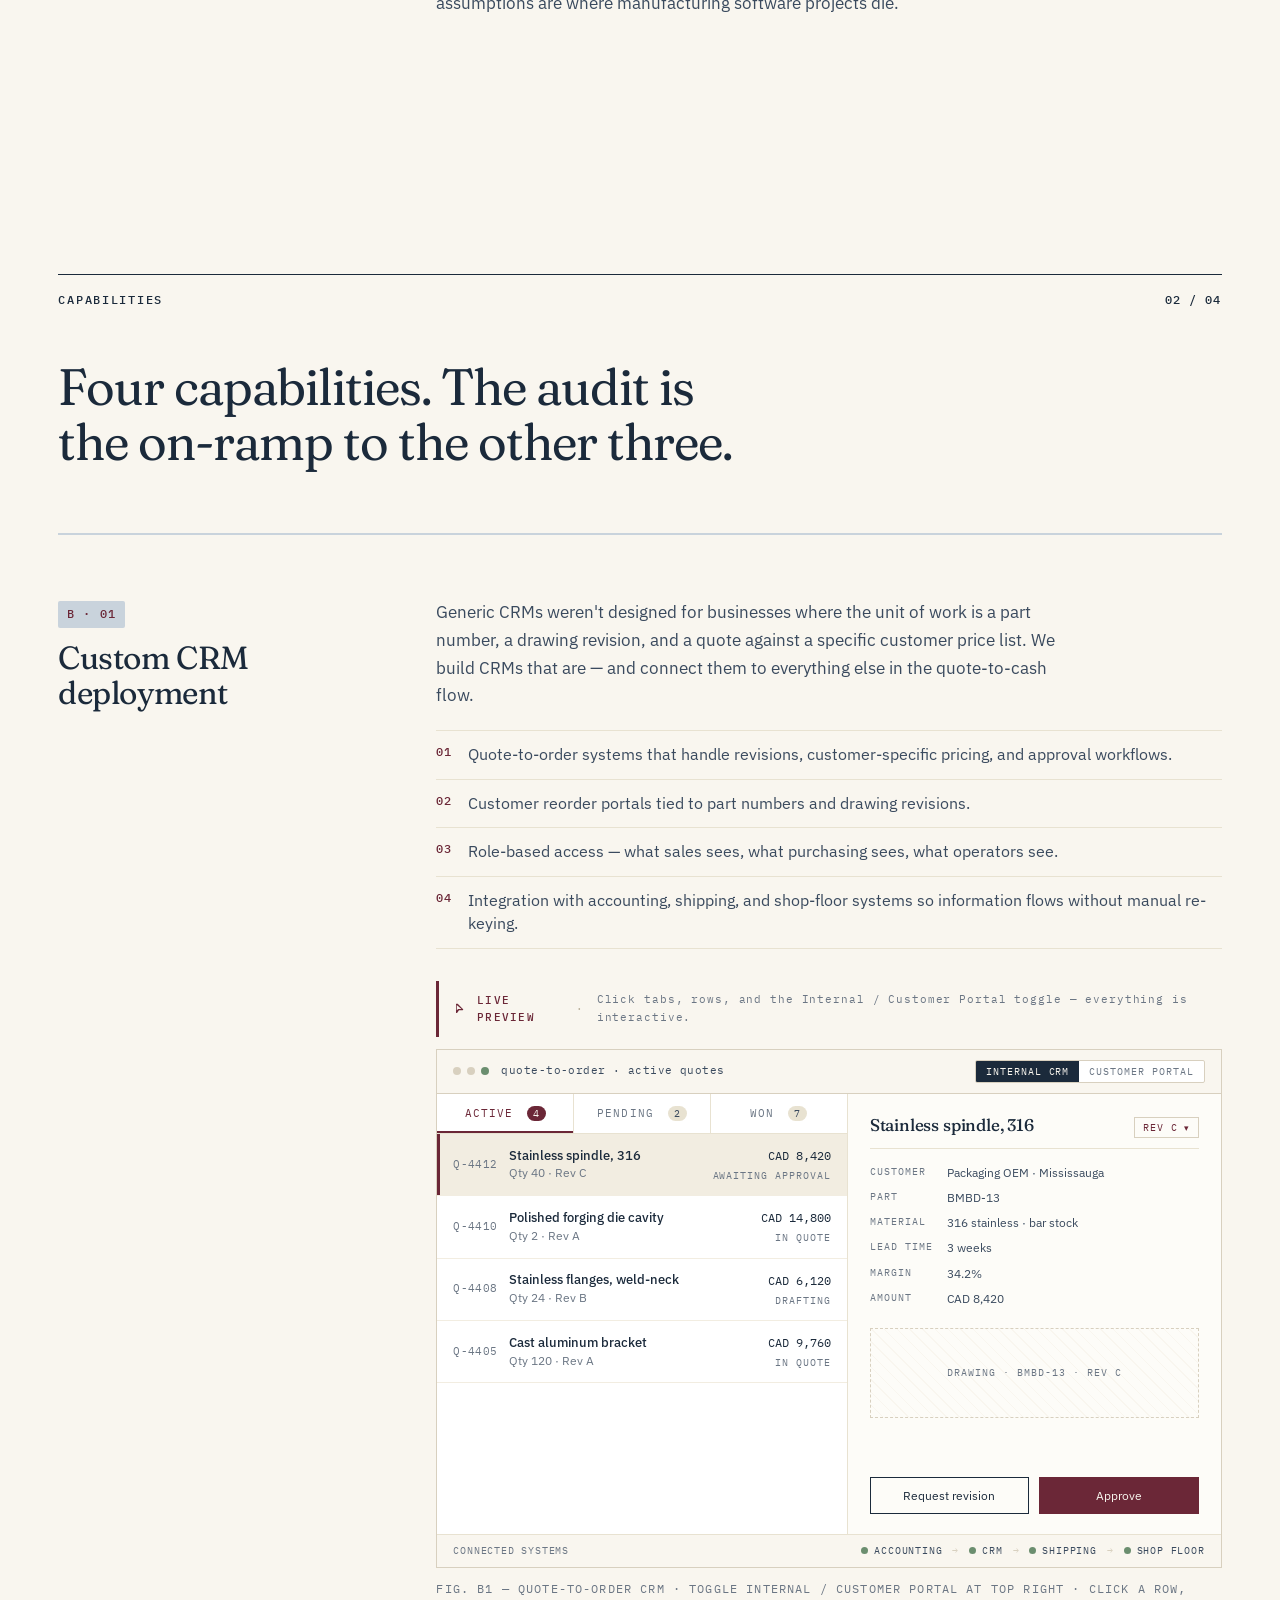
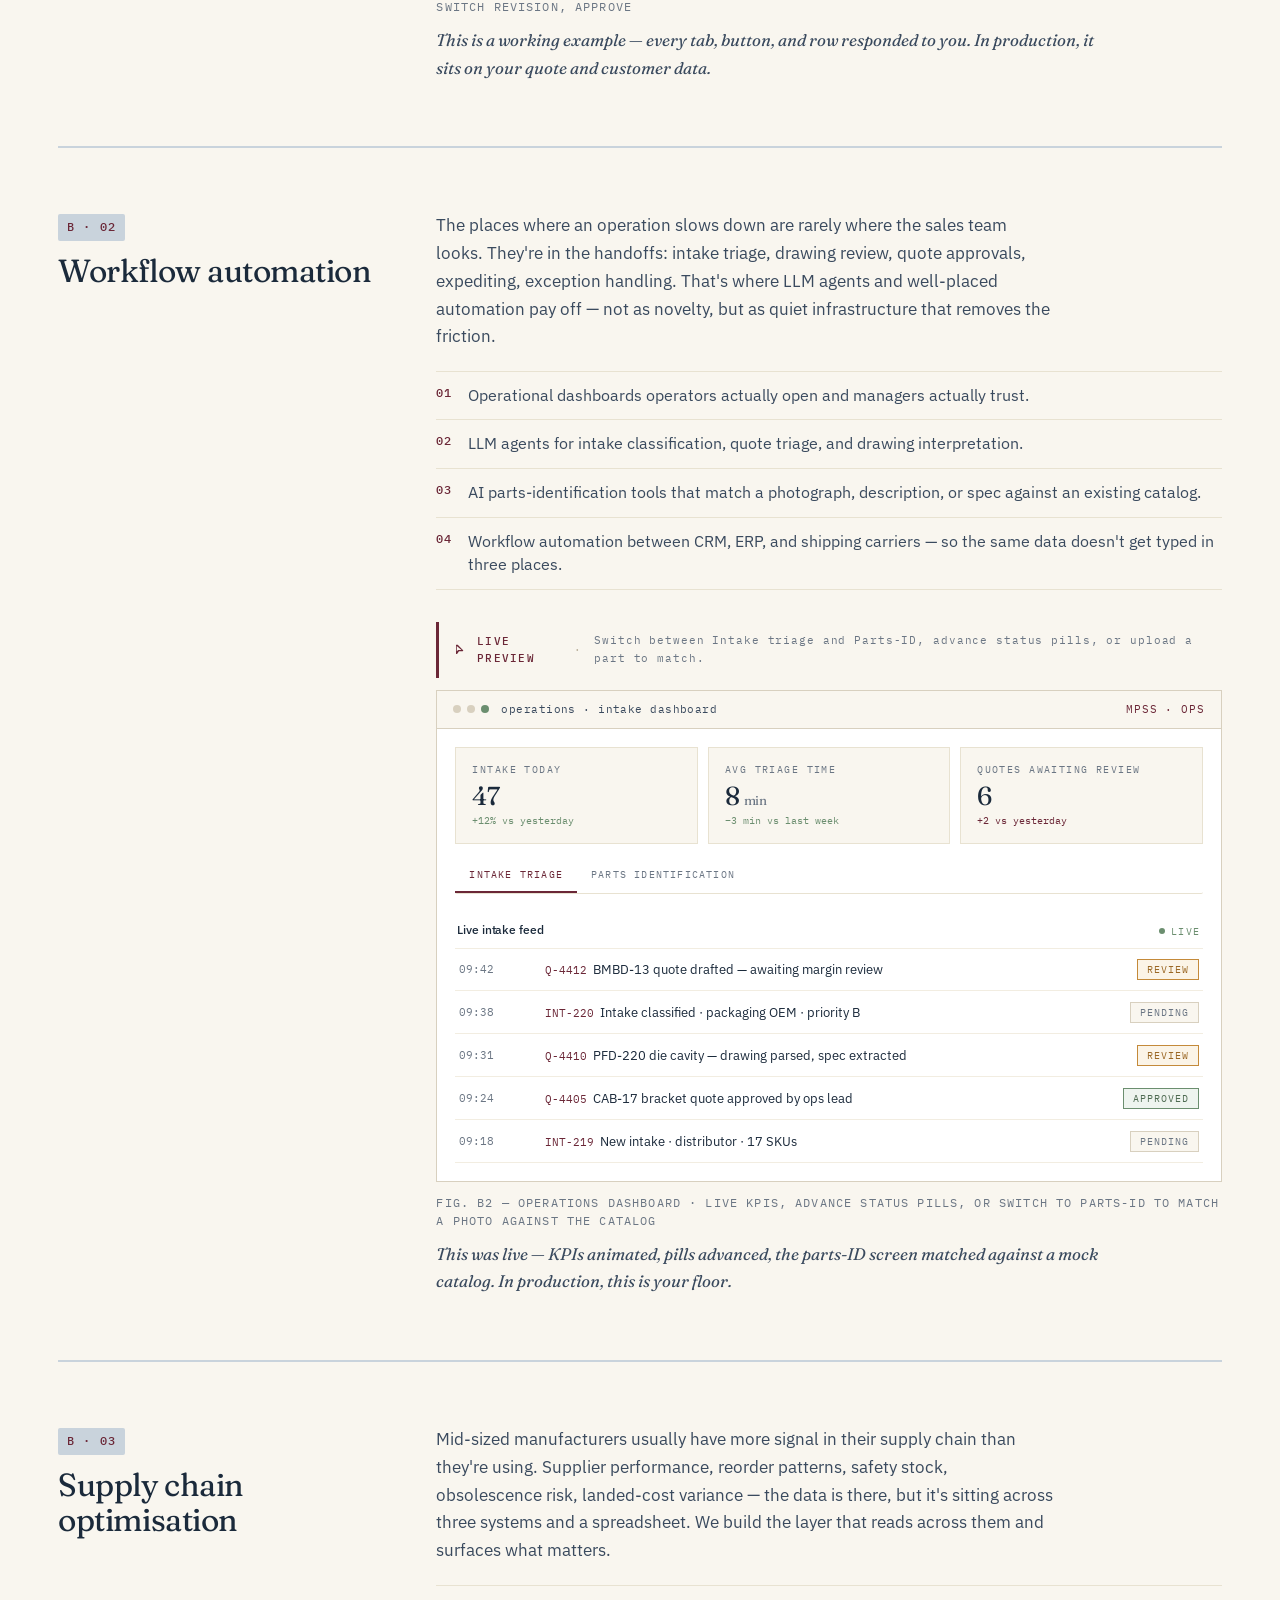
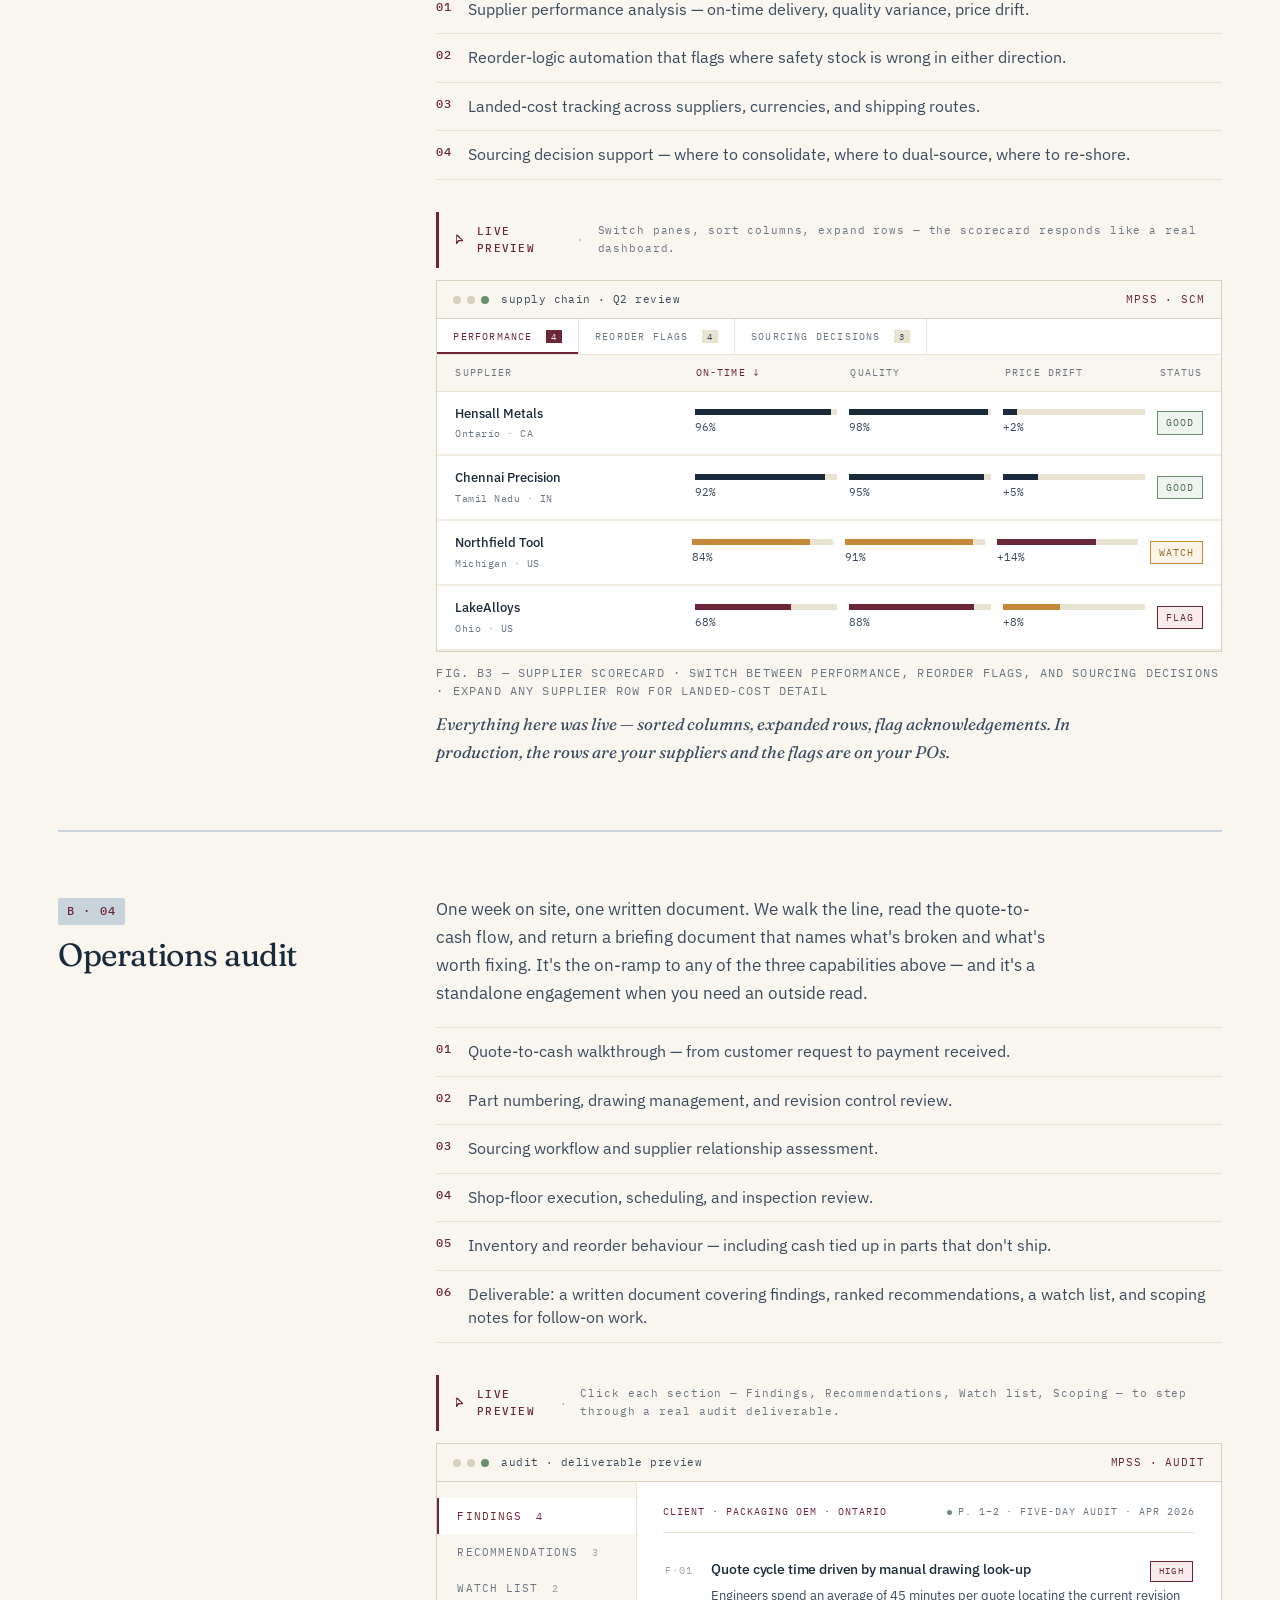
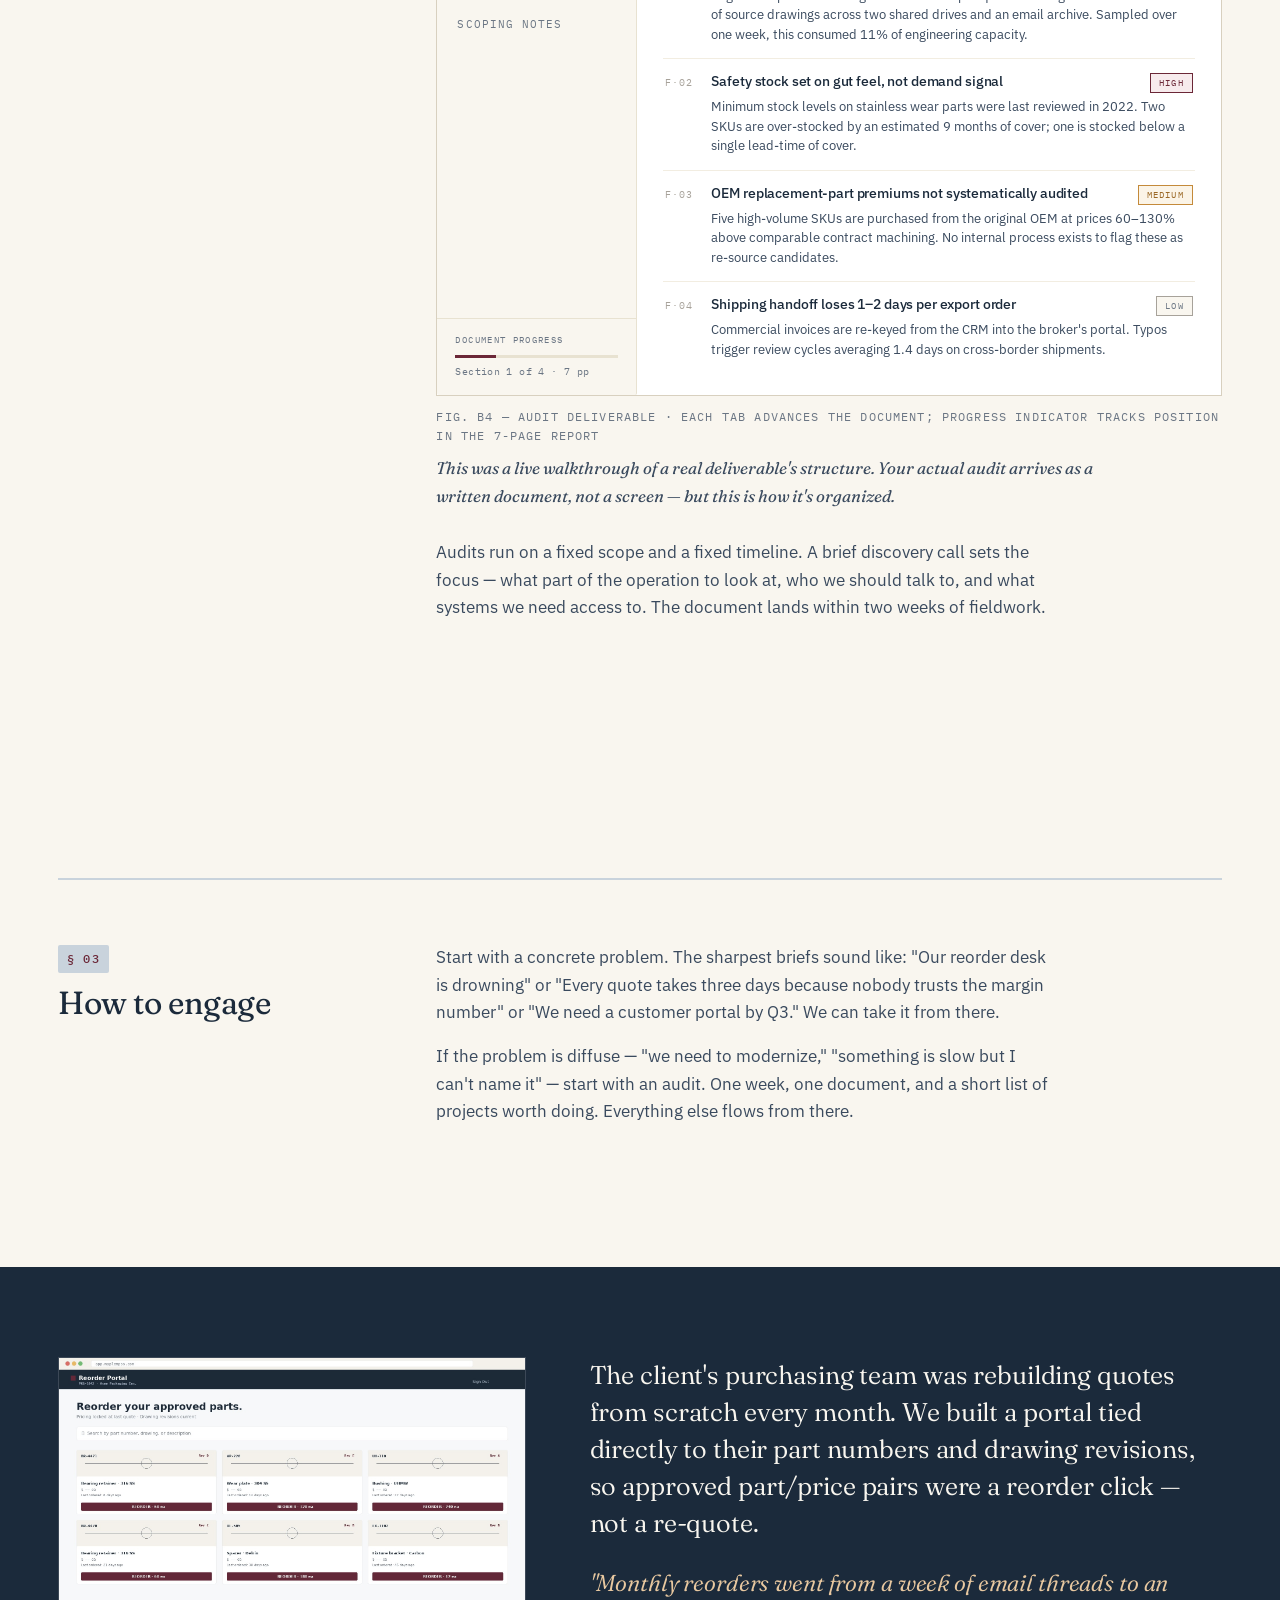
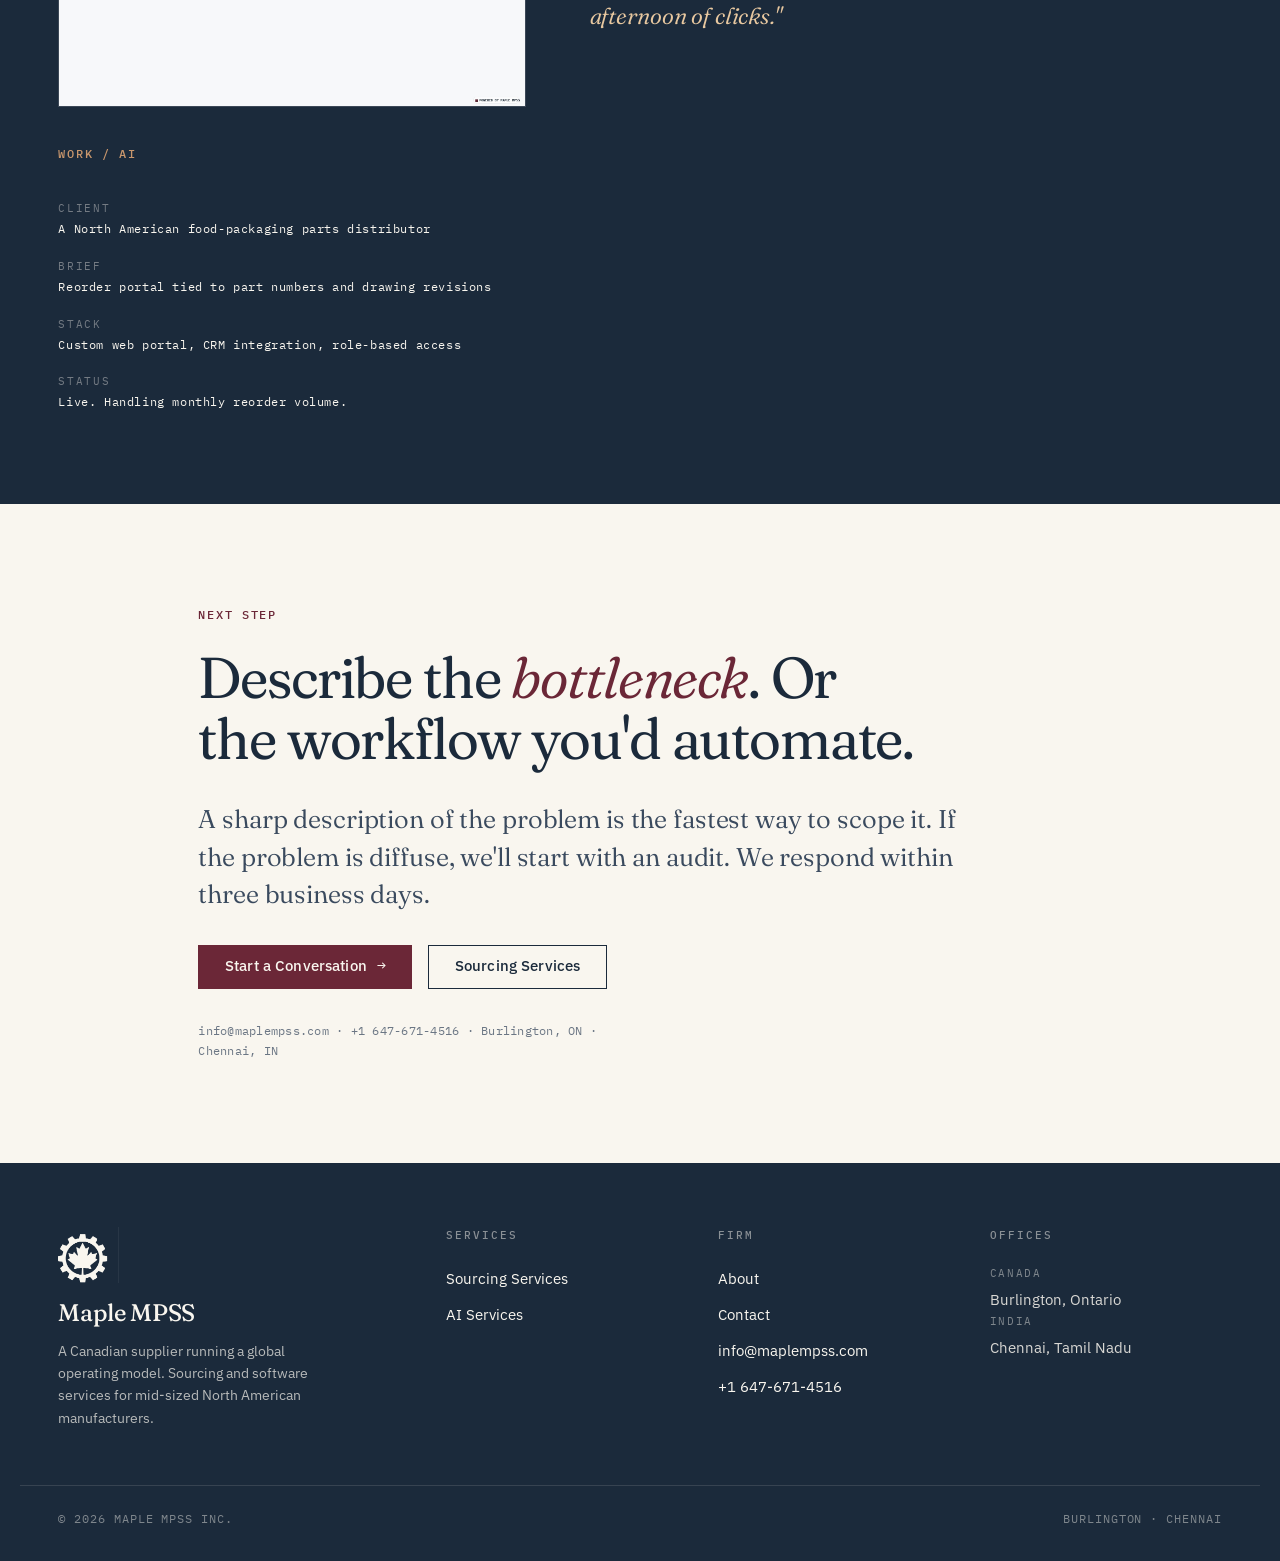
<file: ai-services.html>
<!DOCTYPE html>
<html lang="en">
<head>
  <meta charset="UTF-8" />
  <meta name="viewport" content="width=device-width, initial-scale=1.0" />
  <title>AI Services — Maple MPSS</title>
  <meta name="description" content="Custom CRM deployments, workflow automation, and supply chain optimisation for mid-sized manufacturers. We start with a one-week operations audit, then build the software that removes the bottleneck." />
  <meta property="og:title" content="AI Services — Maple MPSS" />
  <meta property="og:description" content="CRM, workflow automation, supply chain optimisation, and operations audits — production software for mid-sized manufacturers." />
  <meta property="og:image" content="images/og-image.jpg" />
  <meta property="og:type" content="website" />
  <meta name="twitter:card" content="summary_large_image" />
  <meta name="twitter:image" content="images/og-image.jpg" />
  <link rel="preconnect" href="https://fonts.googleapis.com" />
  <link rel="preconnect" href="https://fonts.gstatic.com" crossorigin />
  <link href="https://fonts.googleapis.com/css2?family=Fraunces:ital,opsz,wght@0,9..144,300..600;1,9..144,300..500&family=IBM+Plex+Mono:wght@400;500&family=IBM+Plex+Sans:wght@300;400;450;500;600&display=swap" rel="stylesheet" />
  <link rel="stylesheet" href="style.css?v=20260424-10" />
  <link rel="icon" type="image/png" sizes="32x32" href="images/favicon-32.png" />
  <link rel="icon" type="image/png" sizes="16x16" href="images/favicon-16.png" />
  <link rel="apple-touch-icon" sizes="180x180" href="images/favicon-180.png" />
  <link rel="shortcut icon" href="images/favicon.ico" />
  <link rel="canonical" href="https://maplempss.com/ai-services" />

  <!-- =======================================================
       INTERACTIVE DEMO STYLES — v2
       Expanded to support: view toggles, sub-tabs, animated
       status dots, reorder flags, sourcing decisions,
       parts-ID upload mock, TOC/page counter.
       ======================================================= -->
  <style>
    /* ===== Fix 1: Demo intro label (above every demo) =====
       Clear signal that what follows is interactive, not a screenshot.
       Uses monospace + oxblood accent to match the site's design system. */
    .demo-intro {
      margin-top: 2rem;
      display: flex;
      align-items: center;
      gap: 0.75rem;
      padding: 0.65rem 0.85rem;
      background: #F9F6EF;
      border-left: 3px solid #6B2737;
      font-family: "IBM Plex Mono", monospace;
      font-size: 10.5px;
      letter-spacing: 0.12em;
      text-transform: uppercase;
      color: #1B2A3B;
    }
    .demo-intro .tag {
      color: #6B2737;
      font-weight: 500;
    }
    .demo-intro .sep {
      color: #B8AE9A;
    }
    .demo-intro .hint {
      color: #6B7684;
      letter-spacing: 0.08em;
      text-transform: none;
      font-size: 11px;
    }
    /* Small cursor/hand icon indicating clickability */
    .demo-intro .cursor-icon {
      display: inline-block;
      width: 12px;
      height: 12px;
      flex-shrink: 0;
      color: #6B2737;
    }
    @media (max-width: 640px) {
      .demo-intro { flex-wrap: wrap; gap: 0.35rem 0.65rem; }
      .demo-intro .hint { font-size: 10.5px; width: 100%; }
    }

    /* ===== Fix 2: Pulse animation on first actionable element =====
       Gentle oxblood outline that pulses for ~4 seconds after the demo
       enters the viewport, then fades. Stops on first user interaction.
       Honors prefers-reduced-motion.
       The .demo-pulse class marks the element; .is-pulsing is added
       by JS when the demo scrolls into view, removed on first click. */
    @keyframes demo-pulse {
      0%, 100% { box-shadow: 0 0 0 0 rgba(107, 39, 55, 0); }
      50%      { box-shadow: 0 0 0 6px rgba(107, 39, 55, 0.22); }
    }
    .demo-pulse {
      border-radius: 2px;
      position: relative;
      z-index: 1;
    }
    .demo-pulse.is-pulsing {
      animation: demo-pulse 1.6s ease-in-out 0s 3;
    }
    @media (prefers-reduced-motion: reduce) {
      .demo-pulse.is-pulsing { animation: none; }
    }

    /* ===== Fix 4: Demo end-note (strengthens existing captions) =====
       Small italic line that appears just below the existing figure caption,
       closing the loop: "this was live, your real data would sit here." */
    .demo-endnote {
      margin-top: 0.65rem;
      font-family: "Fraunces", Georgia, serif;
      font-style: italic;
      font-size: 0.88rem;
      line-height: 1.55;
      color: #4A5768;
      max-width: 62ch;
    }

    /* Shared demo frame */
    .demo-frame {
      margin-top: 0.75rem;
      width: 100%;
      border: 1px solid #D8D0BF;
      background: #FFFFFF;
      overflow: hidden;
      font-family: "IBM Plex Sans", -apple-system, sans-serif;
      font-size: 13px;
      color: #1B2A3B;
      position: relative;
    }
    .demo-frame * { box-sizing: border-box; }
    .demo-topbar {
      display: flex;
      align-items: center;
      justify-content: space-between;
      gap: 12px;
      padding: 10px 16px;
      background: #F9F6EF;
      border-bottom: 1px solid #D8D0BF;
      font-family: "IBM Plex Mono", monospace;
      font-size: 10.5px;
      letter-spacing: 0.08em;
      text-transform: uppercase;
      color: #6B7684;
      flex-wrap: wrap;
    }
    .demo-topbar .lights { display: flex; gap: 6px; }
    .demo-topbar .light { width: 8px; height: 8px; border-radius: 50%; background: #D8D0BF; }
    .demo-topbar .light.green { background: #6B8E6F; }
    .demo-topbar .path { color: #3A4A5E; letter-spacing: 0.04em; text-transform: none; font-size: 11px; flex: 1; min-width: 0; }
    .demo-topbar .right { color: #6B2737; }

    /* View toggle (used in CRM) */
    .view-toggle {
      display: inline-flex;
      border: 1px solid #D8D0BF;
      background: #FFFFFF;
      border-radius: 2px;
      overflow: hidden;
    }
    .view-toggle button {
      padding: 4px 10px;
      font-family: "IBM Plex Mono", monospace;
      font-size: 9.5px;
      letter-spacing: 0.1em;
      text-transform: uppercase;
      background: transparent;
      border: 0;
      color: #6B7684;
      cursor: pointer;
      transition: background 160ms, color 160ms;
    }
    .view-toggle button:hover { color: #1B2A3B; background: #F2EDE1; }
    .view-toggle button.active { background: #1B2A3B; color: #F9F6EF; }

    /* ==== DEMO 1 — CRM ==== */
    #demo-crm .crm-layout { display: grid; grid-template-columns: 1.1fr 1fr; min-height: 440px; }
    @media (max-width: 700px) { #demo-crm .crm-layout { grid-template-columns: 1fr; } }

    #demo-crm .crm-left { border-right: 1px solid #E8E2D1; display: flex; flex-direction: column; }
    #demo-crm .crm-tabs {
      display: flex;
      border-bottom: 1px solid #E8E2D1;
      font-family: "IBM Plex Mono", monospace;
      font-size: 10.5px;
      letter-spacing: 0.1em;
      text-transform: uppercase;
    }
    #demo-crm .crm-tab {
      flex: 1;
      padding: 12px 14px;
      background: none;
      border: 0;
      border-right: 1px solid #E8E2D1;
      cursor: pointer;
      color: #6B7684;
      font-family: inherit;
      font-size: inherit;
      letter-spacing: inherit;
      text-transform: inherit;
      transition: color 180ms, background 180ms;
    }
    #demo-crm .crm-tab:last-child { border-right: 0; }
    #demo-crm .crm-tab:hover { background: #F9F6EF; color: #1B2A3B; }
    #demo-crm .crm-tab.active { color: #6B2737; box-shadow: inset 0 -2px 0 #6B2737; background: #FFFFFF; }
    #demo-crm .crm-tab .count {
      display: inline-block;
      margin-left: 6px;
      padding: 1px 6px;
      background: #E8E2D1;
      color: #3A4A5E;
      border-radius: 10px;
      font-size: 10px;
    }
    #demo-crm .crm-tab.active .count { background: #6B2737; color: #F9F6EF; }

    #demo-crm .crm-rows { flex: 1; overflow: hidden; }
    #demo-crm .crm-row {
      display: grid;
      grid-template-columns: auto 1fr auto;
      gap: 12px;
      align-items: center;
      padding: 12px 16px;
      border-bottom: 1px solid #F2EDE1;
      cursor: pointer;
      transition: background 140ms;
    }
    #demo-crm .crm-row:hover { background: #F9F6EF; }
    #demo-crm .crm-row.active { background: #F2EDE1; box-shadow: inset 3px 0 0 #6B2737; }
    #demo-crm .crm-row .part {
      font-family: "IBM Plex Mono", monospace;
      font-size: 11px;
      color: #6B7684;
      letter-spacing: 0.03em;
    }
    #demo-crm .crm-row .title { font-size: 13px; color: #1B2A3B; font-weight: 500; line-height: 1.3; }
    #demo-crm .crm-row .title .sub { display: block; font-weight: 400; color: #6B7684; font-size: 11.5px; margin-top: 2px; }
    #demo-crm .crm-row .amount { text-align: right; font-family: "IBM Plex Mono", monospace; font-size: 12px; color: #1B2A3B; white-space: nowrap; }
    #demo-crm .crm-row .amount .status {
      display: block;
      margin-top: 3px;
      font-size: 9.5px;
      letter-spacing: 0.1em;
      text-transform: uppercase;
      color: #6B7684;
    }

    #demo-crm .crm-right { padding: 20px 22px; background: #FDFCF8; display: flex; flex-direction: column; gap: 14px; }
    #demo-crm .crm-detail-head {
      display: flex;
      justify-content: space-between;
      align-items: baseline;
      padding-bottom: 10px;
      border-bottom: 1px solid #E8E2D1;
      gap: 10px;
    }
    #demo-crm .crm-detail-head h4 {
      font-family: "Fraunces", serif;
      font-size: 17px;
      font-weight: 450;
      margin: 0;
      letter-spacing: -0.01em;
      flex: 1;
    }
    #demo-crm .rev-picker {
      position: relative;
    }
    #demo-crm .rev-btn {
      font-family: "IBM Plex Mono", monospace;
      font-size: 10px;
      letter-spacing: 0.1em;
      text-transform: uppercase;
      color: #6B2737;
      background: transparent;
      border: 1px solid #D8D0BF;
      padding: 3px 8px;
      cursor: pointer;
      transition: background 140ms;
    }
    #demo-crm .rev-btn:hover { background: #F2EDE1; }
    #demo-crm .rev-btn::after { content: " ▾"; font-size: 9px; }
    #demo-crm .rev-menu {
      display: none;
      position: absolute;
      top: 100%;
      right: 0;
      margin-top: 4px;
      min-width: 210px;
      background: #FFFFFF;
      border: 1px solid #D8D0BF;
      box-shadow: 0 4px 14px rgba(27,42,59,0.08);
      z-index: 10;
    }
    #demo-crm .rev-menu.open { display: block; animation: menuFade 180ms ease; }
    @keyframes menuFade { from { opacity: 0; transform: translateY(-4px); } to { opacity: 1; transform: none; } }
    #demo-crm .rev-menu button {
      display: block;
      width: 100%;
      text-align: left;
      padding: 9px 12px;
      background: transparent;
      border: 0;
      border-bottom: 1px solid #F2EDE1;
      font-family: inherit;
      font-size: 11.5px;
      color: #1B2A3B;
      cursor: pointer;
      line-height: 1.35;
      transition: background 140ms;
    }
    #demo-crm .rev-menu button:last-child { border-bottom: 0; }
    #demo-crm .rev-menu button:hover { background: #F9F6EF; }
    #demo-crm .rev-menu button .meta {
      display: block;
      margin-top: 2px;
      font-family: "IBM Plex Mono", monospace;
      font-size: 9.5px;
      color: #6B7684;
    }

    #demo-crm .crm-specs { display: grid; grid-template-columns: auto 1fr; gap: 6px 14px; font-size: 12px; }
    #demo-crm .crm-specs dt {
      font-family: "IBM Plex Mono", monospace;
      font-size: 10px;
      letter-spacing: 0.1em;
      text-transform: uppercase;
      color: #6B7684;
      padding-top: 1px;
    }
    #demo-crm .crm-specs dd { color: #3A4A5E; margin: 0; }
    #demo-crm .crm-drawing {
      margin-top: 6px;
      height: 90px;
      border: 1px dashed #D8D0BF;
      background:
        repeating-linear-gradient(45deg, transparent 0, transparent 8px, #F9F6EF 8px, #F9F6EF 9px);
      position: relative;
      display: flex;
      align-items: center;
      justify-content: center;
      font-family: "IBM Plex Mono", monospace;
      font-size: 10px;
      letter-spacing: 0.1em;
      text-transform: uppercase;
      color: #6B7684;
    }
    #demo-crm .crm-actions { display: flex; gap: 10px; margin-top: auto; padding-top: 10px; }
    #demo-crm .crm-btn {
      flex: 1;
      padding: 10px 12px;
      font-family: inherit;
      font-size: 12px;
      border: 1px solid #1B2A3B;
      background: transparent;
      color: #1B2A3B;
      cursor: pointer;
      transition: background 160ms, color 160ms;
      position: relative;
      overflow: hidden;
    }
    #demo-crm .crm-btn:hover { background: #1B2A3B; color: #F9F6EF; }
    #demo-crm .crm-btn.primary { background: #6B2737; color: #F9F6EF; border-color: #6B2737; }
    #demo-crm .crm-btn.primary:hover { background: #541D2C; }
    #demo-crm .crm-btn.syncing {
      color: transparent !important;
      pointer-events: none;
    }
    #demo-crm .crm-btn.syncing::after {
      content: "Syncing to ERP...";
      position: absolute;
      inset: 0;
      display: flex; align-items: center; justify-content: center;
      color: #F9F6EF;
      font-family: "IBM Plex Mono", monospace;
      font-size: 10.5px;
      letter-spacing: 0.08em;
      text-transform: uppercase;
    }
    #demo-crm .crm-btn.approved {
      background: #6B8E6F !important; color: #F9F6EF !important; border-color: #6B8E6F !important;
      pointer-events: none;
    }
    #demo-crm .crm-btn.approved::after { display: none; }

    /* Integration status strip (bottom of CRM frame) */
    #demo-crm .integ-strip {
      display: flex;
      align-items: center;
      justify-content: space-between;
      gap: 12px;
      padding: 8px 16px;
      background: #F9F6EF;
      border-top: 1px solid #E8E2D1;
      font-family: "IBM Plex Mono", monospace;
      font-size: 10px;
      letter-spacing: 0.08em;
      text-transform: uppercase;
      color: #6B7684;
      flex-wrap: wrap;
    }
    #demo-crm .integ-strip .label { color: #6B7684; }
    #demo-crm .integ-strip .nodes { display: flex; align-items: center; gap: 10px; flex-wrap: wrap; }
    #demo-crm .integ-node { display: inline-flex; align-items: center; gap: 6px; color: #3A4A5E; }
    #demo-crm .integ-node .dot {
      width: 7px; height: 7px; border-radius: 50%; background: #6B8E6F;
      box-shadow: 0 0 0 0 rgba(107,142,111,0.5);
    }
    #demo-crm .integ-node.syncing .dot {
      animation: integPulse 1.4s ease-in-out infinite;
    }
    @keyframes integPulse {
      0%, 100% { box-shadow: 0 0 0 0 rgba(107,142,111,0.5); }
      50% { box-shadow: 0 0 0 5px rgba(107,142,111,0); }
    }
    #demo-crm .integ-arrow { color: #D8D0BF; }

    /* Customer portal view overlay */
    #demo-crm .portal-view { display: none; padding: 0; background: #FDFCF8; min-height: 440px; }
    #demo-crm .portal-view.active { display: block; animation: fadeSwap 220ms ease; }
    #demo-crm .crm-layout.hidden { display: none; }
    @keyframes fadeSwap { from { opacity: 0; transform: translateY(4px); } to { opacity: 1; transform: none; } }
    #demo-crm .portal-head {
      padding: 18px 22px 12px;
      border-bottom: 1px solid #E8E2D1;
      background: #F9F6EF;
    }
    #demo-crm .portal-head h4 {
      font-family: "Fraunces", serif;
      font-size: 18px;
      font-weight: 450;
      margin: 0 0 4px;
      letter-spacing: -0.01em;
    }
    #demo-crm .portal-head .customer {
      font-family: "IBM Plex Mono", monospace;
      font-size: 10px;
      letter-spacing: 0.1em;
      text-transform: uppercase;
      color: #6B7684;
    }
    #demo-crm .portal-list { padding: 8px 0; }
    #demo-crm .portal-item {
      display: grid;
      grid-template-columns: auto 1fr auto auto;
      gap: 14px;
      align-items: center;
      padding: 12px 22px;
      border-bottom: 1px solid #F2EDE1;
      transition: background 140ms;
    }
    #demo-crm .portal-item:hover { background: #F9F6EF; }
    #demo-crm .portal-item .pn {
      font-family: "IBM Plex Mono", monospace;
      font-size: 11px;
      color: #6B2737;
      letter-spacing: 0.04em;
    }
    #demo-crm .portal-item .pn .rev {
      display: inline-block;
      margin-left: 5px;
      padding: 1px 5px;
      background: #F2EDE1;
      color: #6B7684;
      font-size: 9px;
    }
    #demo-crm .portal-item .desc { font-size: 12.5px; color: #1B2A3B; line-height: 1.3; }
    #demo-crm .portal-item .price {
      font-family: "IBM Plex Mono", monospace;
      font-size: 12px;
      color: #1B2A3B;
      text-align: right;
    }
    #demo-crm .portal-item .reorder {
      padding: 6px 12px;
      font-family: "IBM Plex Mono", monospace;
      font-size: 10px;
      letter-spacing: 0.1em;
      text-transform: uppercase;
      background: #6B2737;
      color: #F9F6EF;
      border: 0;
      cursor: pointer;
      transition: background 160ms;
    }
    #demo-crm .portal-item .reorder:hover { background: #541D2C; }
    #demo-crm .portal-item .reorder.done {
      background: #6B8E6F !important;
      pointer-events: none;
    }

    /* ==== DEMO 2 — WORKFLOW ==== */
    #demo-workflow .wf-body { padding: 18px; display: flex; flex-direction: column; gap: 14px; }
    #demo-workflow .wf-kpis { display: grid; grid-template-columns: repeat(3, 1fr); gap: 10px; }
    @media (max-width: 700px) { #demo-workflow .wf-kpis { grid-template-columns: 1fr; } }
    #demo-workflow .wf-kpi {
      padding: 14px 16px;
      border: 1px solid #E8E2D1;
      background: #F9F6EF;
      transition: border-color 200ms, transform 200ms;
      position: relative;
    }
    #demo-workflow .wf-kpi:hover { border-color: #6B2737; transform: translateY(-1px); }
    #demo-workflow .wf-kpi .label {
      font-family: "IBM Plex Mono", monospace;
      font-size: 9.5px;
      letter-spacing: 0.15em;
      text-transform: uppercase;
      color: #6B7684;
      margin-bottom: 6px;
    }
    #demo-workflow .wf-kpi .value {
      font-family: "Fraunces", serif;
      font-size: 26px;
      font-weight: 400;
      color: #1B2A3B;
      line-height: 1;
      letter-spacing: -0.01em;
      transition: color 180ms;
    }
    #demo-workflow .wf-kpi .value.bump { color: #6B8E6F; }
    #demo-workflow .wf-kpi .value .unit { font-size: 13px; color: #6B7684; margin-left: 4px; }
    #demo-workflow .wf-kpi .delta {
      margin-top: 4px;
      font-family: "IBM Plex Mono", monospace;
      font-size: 10px;
      color: #6B8E6F;
    }
    #demo-workflow .wf-kpi .delta.down { color: #6B2737; }

    /* Sub-tabs for intake triage vs parts-id */
    #demo-workflow .wf-subtabs {
      display: flex;
      gap: 0;
      border-bottom: 1px solid #E8E2D1;
      font-family: "IBM Plex Mono", monospace;
      font-size: 10px;
      letter-spacing: 0.12em;
      text-transform: uppercase;
    }
    #demo-workflow .wf-subtab {
      padding: 10px 14px;
      background: transparent;
      border: 0;
      color: #6B7684;
      cursor: pointer;
      transition: color 160ms, border-bottom 160ms;
      border-bottom: 2px solid transparent;
      font-family: inherit;
      font-size: inherit;
      letter-spacing: inherit;
      text-transform: inherit;
    }
    #demo-workflow .wf-subtab:hover { color: #1B2A3B; }
    #demo-workflow .wf-subtab.active { color: #6B2737; border-bottom-color: #6B2737; }

    #demo-workflow .wf-pane { display: none; }
    #demo-workflow .wf-pane.active { display: block; animation: fadeSwap 220ms ease; }

    #demo-workflow .wf-feed-head {
      display: flex; justify-content: space-between; align-items: baseline;
      padding: 2px 2px 8px;
      border-bottom: 1px solid #F2EDE1;
      margin-top: 10px;
    }
    #demo-workflow .wf-feed-head h5 {
      font-family: "IBM Plex Sans", sans-serif;
      font-size: 12px;
      font-weight: 500;
      margin: 0;
      color: #1B2A3B;
    }
    #demo-workflow .wf-feed-head .live-dot {
      display: inline-flex; align-items: center; gap: 6px;
      font-family: "IBM Plex Mono", monospace;
      font-size: 9.5px;
      letter-spacing: 0.15em;
      text-transform: uppercase;
      color: #6B8E6F;
    }
    #demo-workflow .wf-feed-head .live-dot::before {
      content: ""; width: 6px; height: 6px; border-radius: 50%;
      background: #6B8E6F;
      animation: wfPulse 1.8s ease-in-out infinite;
    }
    @keyframes wfPulse { 0%, 100% { opacity: 1; } 50% { opacity: 0.3; } }

    #demo-workflow .wf-feed { display: flex; flex-direction: column; gap: 1px; }
    #demo-workflow .wf-item {
      display: grid;
      grid-template-columns: 72px 1fr auto;
      gap: 14px;
      align-items: center;
      padding: 10px 4px;
      border-bottom: 1px solid #F2EDE1;
      transition: background 140ms;
    }
    #demo-workflow .wf-item.new {
      animation: wfSlideIn 400ms cubic-bezier(0.2, 0.7, 0.2, 1);
    }
    @keyframes wfSlideIn { from { opacity: 0; transform: translateY(-6px); background: #F2EDE1; } to { opacity: 1; transform: none; } }
    #demo-workflow .wf-item .time {
      font-family: "IBM Plex Mono", monospace;
      font-size: 10.5px;
      color: #6B7684;
    }
    #demo-workflow .wf-item .desc { font-size: 12.5px; color: #1B2A3B; line-height: 1.35; }
    #demo-workflow .wf-item .desc .part {
      font-family: "IBM Plex Mono", monospace;
      font-size: 11px;
      color: #6B2737;
      margin-right: 6px;
    }
    #demo-workflow .wf-pill {
      padding: 3px 9px;
      font-family: "IBM Plex Mono", monospace;
      font-size: 9.5px;
      letter-spacing: 0.1em;
      text-transform: uppercase;
      border: 1px solid #D8D0BF;
      color: #6B7684;
      background: #F9F6EF;
      cursor: pointer;
      user-select: none;
      transition: all 160ms;
      white-space: nowrap;
    }
    #demo-workflow .wf-pill:hover { border-color: #1B2A3B; color: #1B2A3B; }
    #demo-workflow .wf-pill.review { border-color: #C48A3A; color: #9B6825; background: #FBF4E7; }
    #demo-workflow .wf-pill.approved { border-color: #6B8E6F; color: #4E6B52; background: #EEF4EF; }

    /* Parts-ID sub-pane */
    #demo-workflow .wf-partsid {
      padding: 14px 4px 4px;
    }
    #demo-workflow .wf-upload {
      border: 2px dashed #D8D0BF;
      background: #FDFCF8;
      padding: 22px 20px;
      text-align: center;
      cursor: pointer;
      transition: border-color 180ms, background 180ms;
    }
    #demo-workflow .wf-upload:hover { border-color: #6B2737; background: #F9F6EF; }
    #demo-workflow .wf-upload.processing { border-color: #6B2737; background: #FDFCF8; cursor: default; }
    #demo-workflow .wf-upload .icon {
      font-family: "IBM Plex Mono", monospace;
      font-size: 22px;
      color: #6B2737;
      line-height: 1;
      margin-bottom: 8px;
    }
    #demo-workflow .wf-upload .prompt {
      font-size: 12.5px;
      color: #1B2A3B;
    }
    #demo-workflow .wf-upload .prompt strong { color: #6B2737; }
    #demo-workflow .wf-upload .sub {
      display: block;
      margin-top: 4px;
      font-family: "IBM Plex Mono", monospace;
      font-size: 10px;
      letter-spacing: 0.08em;
      color: #6B7684;
    }
    #demo-workflow .wf-thinking {
      display: none;
      margin-top: 14px;
      padding: 12px 14px;
      background: #F9F6EF;
      border: 1px solid #E8E2D1;
      font-family: "IBM Plex Mono", monospace;
      font-size: 11px;
      color: #3A4A5E;
      line-height: 1.6;
    }
    #demo-workflow .wf-thinking.show { display: block; }
    #demo-workflow .wf-thinking .step { opacity: 0.4; transition: opacity 220ms, color 220ms; }
    #demo-workflow .wf-thinking .step.active { opacity: 1; color: #6B2737; }
    #demo-workflow .wf-thinking .step.done { opacity: 1; color: #4E6B52; }
    #demo-workflow .wf-thinking .step.done::before { content: "✓ "; }
    #demo-workflow .wf-thinking .step.active::before { content: "› "; }
    #demo-workflow .wf-thinking .step::before { content: "  "; }

    #demo-workflow .wf-matches {
      display: none;
      margin-top: 12px;
      border: 1px solid #E8E2D1;
    }
    #demo-workflow .wf-matches.show { display: block; animation: fadeSwap 280ms ease; }
    #demo-workflow .wf-match {
      display: grid;
      grid-template-columns: 56px 1fr auto auto;
      gap: 12px;
      align-items: center;
      padding: 10px 12px;
      border-bottom: 1px solid #F2EDE1;
      background: #FFFFFF;
    }
    #demo-workflow .wf-match:last-child { border-bottom: 0; }
    #demo-workflow .wf-match .thumb {
      width: 44px; height: 44px;
      background:
        linear-gradient(135deg, #D8D0BF 0%, #E8E2D1 50%, #D8D0BF 100%);
      border: 1px solid #D8D0BF;
    }
    #demo-workflow .wf-match .info {
      font-size: 12px; line-height: 1.35;
    }
    #demo-workflow .wf-match .info .pn {
      font-family: "IBM Plex Mono", monospace;
      font-size: 11px;
      color: #6B2737;
      margin-right: 6px;
    }
    #demo-workflow .wf-match .conf {
      font-family: "IBM Plex Mono", monospace;
      font-size: 10.5px;
      letter-spacing: 0.08em;
      text-transform: uppercase;
      color: #4E6B52;
      padding: 2px 8px;
      background: #EEF4EF;
      border: 1px solid #6B8E6F;
    }
    #demo-workflow .wf-match .conf.mid { color: #9B6825; background: #FBF4E7; border-color: #C48A3A; }
    #demo-workflow .wf-match .conf.low { color: #6B7684; background: #F9F6EF; border-color: #D8D0BF; }
    #demo-workflow .wf-match .sel {
      padding: 4px 10px;
      font-family: "IBM Plex Mono", monospace;
      font-size: 9.5px;
      letter-spacing: 0.08em;
      text-transform: uppercase;
      background: transparent;
      border: 1px solid #1B2A3B;
      color: #1B2A3B;
      cursor: pointer;
      transition: background 140ms, color 140ms;
    }
    #demo-workflow .wf-match .sel:hover { background: #1B2A3B; color: #F9F6EF; }
    #demo-workflow .wf-match .sel.picked { background: #6B2737; color: #F9F6EF; border-color: #6B2737; pointer-events: none; }

    /* ==== DEMO 3 — SUPPLIER SCORECARD ==== */
    #demo-supply .sc-body { padding: 0; }

    #demo-supply .sc-subtabs {
      display: flex;
      border-bottom: 1px solid #E8E2D1;
      font-family: "IBM Plex Mono", monospace;
      font-size: 10px;
      letter-spacing: 0.12em;
      text-transform: uppercase;
    }
    #demo-supply .sc-subtab {
      padding: 11px 16px;
      background: transparent;
      border: 0;
      color: #6B7684;
      cursor: pointer;
      transition: color 160ms, background 160ms;
      border-right: 1px solid #E8E2D1;
      font-family: inherit;
      font-size: inherit;
      letter-spacing: inherit;
      text-transform: inherit;
    }
    #demo-supply .sc-subtab:hover { color: #1B2A3B; background: #F9F6EF; }
    #demo-supply .sc-subtab.active { color: #6B2737; background: #FFFFFF; box-shadow: inset 0 -2px 0 #6B2737; }
    #demo-supply .sc-subtab .cnt {
      display: inline-block;
      margin-left: 6px;
      padding: 1px 5px;
      font-size: 9px;
      background: #E8E2D1;
      color: #3A4A5E;
    }
    #demo-supply .sc-subtab.active .cnt { background: #6B2737; color: #F9F6EF; }

    #demo-supply .sc-pane { display: none; }
    #demo-supply .sc-pane.active { display: block; animation: fadeSwap 220ms ease; }

    #demo-supply .sc-head {
      display: grid;
      grid-template-columns: 1.6fr 1fr 1fr 1fr auto;
      gap: 12px;
      padding: 10px 18px;
      background: #F9F6EF;
      border-bottom: 1px solid #E8E2D1;
      font-family: "IBM Plex Mono", monospace;
      font-size: 9.5px;
      letter-spacing: 0.12em;
      text-transform: uppercase;
      color: #6B7684;
    }
    #demo-supply .sc-head .sortable { cursor: pointer; user-select: none; transition: color 160ms; }
    #demo-supply .sc-head .sortable:hover { color: #6B2737; }
    #demo-supply .sc-head .sortable.sorted { color: #6B2737; }
    #demo-supply .sc-head .sortable.sorted::after { content: " ↓"; }
    #demo-supply .sc-row {
      display: grid;
      grid-template-columns: 1.6fr 1fr 1fr 1fr auto;
      gap: 12px;
      padding: 12px 18px;
      align-items: center;
      border-bottom: 1px solid #F2EDE1;
      cursor: pointer;
      transition: background 140ms;
    }
    #demo-supply .sc-row:hover { background: #F9F6EF; }
    #demo-supply .sc-row.expanded { background: #F2EDE1; }
    #demo-supply .sc-row .name {
      font-size: 13px; color: #1B2A3B; font-weight: 500;
    }
    #demo-supply .sc-row .name .region {
      display: block;
      font-family: "IBM Plex Mono", monospace;
      font-size: 10px;
      color: #6B7684;
      font-weight: 400;
      margin-top: 2px;
      letter-spacing: 0.05em;
    }
    #demo-supply .sc-bar {
      position: relative;
      height: 6px;
      background: #E8E2D1;
      overflow: hidden;
    }
    #demo-supply .sc-bar > span {
      display: block;
      height: 100%;
      background: #1B2A3B;
      width: 0;
      transition: width 900ms cubic-bezier(0.2, 0.7, 0.2, 1);
    }
    #demo-supply .sc-bar.warn > span { background: #C48A3A; }
    #demo-supply .sc-bar.bad > span { background: #6B2737; }
    #demo-supply .sc-cell-stack {
      display: flex; flex-direction: column; gap: 4px;
    }
    #demo-supply .sc-cell-stack .val {
      font-family: "IBM Plex Mono", monospace;
      font-size: 11px;
      color: #3A4A5E;
    }
    #demo-supply .sc-pill {
      padding: 3px 8px;
      font-family: "IBM Plex Mono", monospace;
      font-size: 9.5px;
      letter-spacing: 0.1em;
      text-transform: uppercase;
      border: 1px solid #E8E2D1;
      color: #6B7684;
    }
    #demo-supply .sc-pill.good { border-color: #6B8E6F; color: #4E6B52; background: #EEF4EF; }
    #demo-supply .sc-pill.watch { border-color: #C48A3A; color: #9B6825; background: #FBF4E7; }
    #demo-supply .sc-pill.flag { border-color: #6B2737; color: #6B2737; background: #F7EBED; }
    #demo-supply .sc-detail {
      padding: 0 18px;
      max-height: 0;
      overflow: hidden;
      background: #FDFCF8;
      transition: max-height 260ms ease, padding 260ms ease;
      border-bottom: 1px solid #F2EDE1;
    }
    #demo-supply .sc-detail.open {
      max-height: 260px;
      padding: 14px 18px 16px;
    }
    #demo-supply .sc-detail-grid {
      display: grid;
      grid-template-columns: repeat(3, 1fr);
      gap: 16px;
    }
    @media (max-width: 700px) { #demo-supply .sc-detail-grid { grid-template-columns: 1fr; } }
    #demo-supply .sc-detail-grid .label {
      font-family: "IBM Plex Mono", monospace;
      font-size: 9.5px;
      letter-spacing: 0.12em;
      text-transform: uppercase;
      color: #6B7684;
      margin-bottom: 4px;
    }
    #demo-supply .sc-detail-grid .note { font-size: 12px; color: #3A4A5E; line-height: 1.45; }
    #demo-supply .sc-landed {
      margin-top: 12px;
      padding-top: 10px;
      border-top: 1px solid #E8E2D1;
      display: flex; gap: 14px; flex-wrap: wrap;
      font-family: "IBM Plex Mono", monospace;
      font-size: 10.5px;
      color: #3A4A5E;
    }
    #demo-supply .sc-landed span { color: #6B7684; margin-right: 4px; }

    /* Reorder flags pane */
    #demo-supply .flag-row {
      display: grid;
      grid-template-columns: auto 1fr auto auto;
      gap: 14px;
      align-items: center;
      padding: 12px 18px;
      border-bottom: 1px solid #F2EDE1;
      transition: background 140ms;
    }
    #demo-supply .flag-row:hover { background: #F9F6EF; }
    #demo-supply .flag-row .sku {
      font-family: "IBM Plex Mono", monospace;
      font-size: 11px;
      color: #6B2737;
      letter-spacing: 0.03em;
    }
    #demo-supply .flag-row .desc { font-size: 12.5px; color: #1B2A3B; }
    #demo-supply .flag-row .desc .note { display: block; font-size: 11px; color: #6B7684; margin-top: 2px; }
    #demo-supply .flag-row .issue {
      font-family: "IBM Plex Mono", monospace;
      font-size: 10px;
      letter-spacing: 0.1em;
      text-transform: uppercase;
      padding: 3px 8px;
      border: 1px solid;
    }
    #demo-supply .flag-row .issue.over { border-color: #C48A3A; color: #9B6825; background: #FBF4E7; }
    #demo-supply .flag-row .issue.under { border-color: #6B2737; color: #6B2737; background: #F7EBED; }
    #demo-supply .flag-row .act {
      padding: 6px 10px;
      font-family: "IBM Plex Mono", monospace;
      font-size: 9.5px;
      letter-spacing: 0.08em;
      text-transform: uppercase;
      background: transparent;
      border: 1px solid #1B2A3B;
      color: #1B2A3B;
      cursor: pointer;
      transition: background 160ms, color 160ms;
    }
    #demo-supply .flag-row .act:hover { background: #1B2A3B; color: #F9F6EF; }
    #demo-supply .flag-row .act.done { background: #6B8E6F; border-color: #6B8E6F; color: #F9F6EF; pointer-events: none; }

    /* Sourcing decisions pane */
    #demo-supply .dec-row {
      display: grid;
      grid-template-columns: auto 1fr auto;
      gap: 14px;
      align-items: center;
      padding: 14px 18px;
      border-bottom: 1px solid #F2EDE1;
    }
    #demo-supply .dec-row .dec-type {
      font-family: "IBM Plex Mono", monospace;
      font-size: 9.5px;
      letter-spacing: 0.12em;
      text-transform: uppercase;
      padding: 3px 8px;
      border: 1px solid;
      white-space: nowrap;
    }
    #demo-supply .dec-row .dec-type.cons { border-color: #6B8E6F; color: #4E6B52; background: #EEF4EF; }
    #demo-supply .dec-row .dec-type.dual { border-color: #C48A3A; color: #9B6825; background: #FBF4E7; }
    #demo-supply .dec-row .dec-type.reshore { border-color: #6B2737; color: #6B2737; background: #F7EBED; }
    #demo-supply .dec-row .dec-body { font-size: 12.5px; color: #1B2A3B; line-height: 1.4; }
    #demo-supply .dec-row .dec-body .rationale { display: block; color: #6B7684; font-size: 11.5px; margin-top: 3px; }
    #demo-supply .dec-row .dec-impact {
      font-family: "IBM Plex Mono", monospace;
      font-size: 10.5px;
      color: #1B2A3B;
      text-align: right;
      white-space: nowrap;
    }
    #demo-supply .dec-row .dec-impact .label {
      display: block;
      font-size: 9px;
      letter-spacing: 0.12em;
      text-transform: uppercase;
      color: #6B7684;
      margin-bottom: 1px;
    }

    /* ==== DEMO 4 — AUDIT ==== */
    #demo-audit .au-layout {
      display: grid; grid-template-columns: 200px 1fr;
    }
    @media (max-width: 700px) { #demo-audit .au-layout { grid-template-columns: 1fr; } }
    #demo-audit .au-side {
      border-right: 1px solid #E8E2D1;
      background: #F9F6EF;
      padding: 16px 0;
      display: flex; flex-direction: column;
    }
    @media (max-width: 700px) { #demo-audit .au-side { flex-direction: row; overflow-x: auto; border-right: 0; border-bottom: 1px solid #E8E2D1; padding: 0; } }
    #demo-audit .au-tab {
      text-align: left;
      background: none;
      border: 0;
      padding: 11px 18px;
      font-family: "IBM Plex Mono", monospace;
      font-size: 10.5px;
      letter-spacing: 0.1em;
      text-transform: uppercase;
      color: #6B7684;
      cursor: pointer;
      border-left: 2px solid transparent;
      transition: color 160ms, background 160ms, border-color 160ms;
      white-space: nowrap;
    }
    #demo-audit .au-tab:hover { color: #1B2A3B; background: rgba(255,255,255,0.5); }
    #demo-audit .au-tab.active {
      color: #6B2737;
      background: #FFFFFF;
      border-left-color: #6B2737;
    }
    @media (max-width: 700px) {
      #demo-audit .au-tab { border-left: 0; border-bottom: 2px solid transparent; }
      #demo-audit .au-tab.active { border-bottom-color: #6B2737; border-left: 0; }
    }
    #demo-audit .au-tab .tab-count {
      margin-left: 6px;
      font-size: 10px;
      letter-spacing: 0.04em;
      color: #A7A29A;
    }
    #demo-audit .au-tab.active .tab-count { color: #6B2737; }

    /* TOC / progress indicator */
    #demo-audit .au-toc {
      margin-top: auto;
      padding: 14px 18px 0;
      border-top: 1px solid #E8E2D1;
    }
    @media (max-width: 700px) { #demo-audit .au-toc { display: none; } }
    #demo-audit .au-toc .toc-label {
      font-family: "IBM Plex Mono", monospace;
      font-size: 9px;
      letter-spacing: 0.15em;
      text-transform: uppercase;
      color: #6B7684;
      margin-bottom: 8px;
    }
    #demo-audit .au-toc .toc-track {
      height: 3px;
      background: #E8E2D1;
      position: relative;
      overflow: hidden;
      margin-bottom: 6px;
    }
    #demo-audit .au-toc .toc-fill {
      height: 100%;
      background: #6B2737;
      transition: width 340ms cubic-bezier(0.2, 0.7, 0.2, 1);
    }
    #demo-audit .au-toc .toc-meta {
      font-family: "IBM Plex Mono", monospace;
      font-size: 9.5px;
      color: #6B7684;
      letter-spacing: 0.04em;
    }

    #demo-audit .au-main { padding: 22px 26px; }
    #demo-audit .au-doc-meta {
      display: flex; justify-content: space-between; gap: 16px;
      padding-bottom: 12px;
      border-bottom: 1px solid #E8E2D1;
      font-family: "IBM Plex Mono", monospace;
      font-size: 10px;
      letter-spacing: 0.1em;
      text-transform: uppercase;
      color: #6B7684;
    }
    #demo-audit .au-doc-meta .client { color: #6B2737; }
    #demo-audit .au-doc-meta .pagecount {
      display: inline-flex; align-items: center; gap: 6px;
    }
    #demo-audit .au-doc-meta .pagecount .dot {
      width: 5px; height: 5px; border-radius: 50%; background: #6B8E6F;
      animation: wfPulse 1.8s ease-in-out infinite;
    }
    #demo-audit .au-pane { display: none; padding-top: 14px; }
    #demo-audit .au-pane.active { display: block; animation: auFade 240ms ease; }
    @keyframes auFade { from { opacity: 0; transform: translateY(4px); } to { opacity: 1; transform: none; } }
    #demo-audit .au-item {
      padding: 12px 2px 14px;
      border-bottom: 1px solid #F2EDE1;
      transition: background 140ms;
      cursor: default;
    }
    #demo-audit .au-item:hover { background: #FDFCF8; }
    #demo-audit .au-item:last-child { border-bottom: 0; }
    #demo-audit .au-item-head {
      display: flex; align-items: baseline; gap: 10px;
      margin-bottom: 4px;
    }
    #demo-audit .au-item-head .num {
      font-family: "IBM Plex Mono", monospace;
      font-size: 10px;
      letter-spacing: 0.1em;
      color: #A7A29A;
      min-width: 36px;
    }
    #demo-audit .au-item-head h5 {
      font-family: "IBM Plex Sans", sans-serif;
      font-size: 13.5px;
      font-weight: 500;
      margin: 0;
      color: #1B2A3B;
      flex: 1;
    }
    #demo-audit .au-pri {
      padding: 2px 8px;
      font-family: "IBM Plex Mono", monospace;
      font-size: 9px;
      letter-spacing: 0.12em;
      text-transform: uppercase;
      border: 1px solid;
    }
    #demo-audit .au-pri.high { border-color: #6B2737; color: #6B2737; background: #F7EBED; }
    #demo-audit .au-pri.med { border-color: #C48A3A; color: #9B6825; background: #FBF4E7; }
    #demo-audit .au-pri.low { border-color: #A7A29A; color: #6B7684; background: #F9F6EF; }
    #demo-audit .au-item p {
      margin: 0 0 0 46px;
      font-size: 12.5px;
      line-height: 1.55;
      color: #3A4A5E;
    }

    /* Motion respect */
    @media (prefers-reduced-motion: reduce) {
      #demo-supply .sc-bar > span { transition: none; }
      #demo-audit .au-pane.active { animation: none; }
      #demo-workflow .wf-feed-head .live-dot::before,
      #demo-crm .integ-node.syncing .dot,
      #demo-audit .au-doc-meta .pagecount .dot { animation: none; }
    }
  </style>
</head>
<body data-page="ai">

<nav class="nav">
  <div class="nav-inner">
    <a href="index.html" class="nav-brand" aria-label="Maple MPSS home">
      <img src="images/logo-mark.png" alt="" class="logo-mark" />
      Maple&nbsp;MPSS
      <span class="sub hide-mobile">— CA / IN</span>
    </a>
    <button class="nav-toggle" aria-label="Toggle menu" aria-expanded="false">
      <span></span><span></span><span></span>
    </button>
    <ul class="nav-links" id="nav-links">
      <li><a href="index.html">Home</a></li>
      <li><a href="sourcing.html">Sourcing Services</a></li>
      <li><a href="ai-services.html" class="active">AI Services</a></li>
      <li><a href="about.html">About</a></li>
      <li><a href="contact.html">Contact</a></li>
      <li class="nav-cta-mobile"><a href="contact.html" class="btn btn-primary btn-small">Start a Conversation <span class="arrow">→</span></a></li>
    </ul>
    <a href="contact.html" class="btn btn-primary btn-small nav-cta-desktop">Start a Conversation <span class="arrow">→</span></a>
  </div>
</nav>

<header class="page-header">
  <div class="container">
    <div class="page-header-meta">
      <span>Service B / 02</span>
      <span>AI Services</span>
    </div>
    <h1 class="reveal reveal-d1">
      Software that smooths the workflow between quote and cash.
    </h1>
    <p class="lede reveal reveal-d2">
      Custom CRM deployments, workflow automation, and supply chain
      optimisation — built around how your operation actually runs. Most
      engagements start with a one-week audit so we know what to build
      before we build it.
    </p>
    <div class="page-header-image reveal reveal-d3">
      <img src="images/ai-hero.jpg" alt="AI Services — dashboard and workflow software" loading="eager" />
    </div>
  </div>
</header>

<section class="section-tight">
  <div class="container">
    <div class="content-block">
      <div class="block-head">
        <span class="num">§ 01</span>
        <h3>Why we build software differently</h3>
      </div>
      <div class="block-body">
        <p>
          Most software built for mid-sized manufacturers fails for one of
          two reasons: it was built by people who don't know the operation,
          or it was built by people who know the operation but can't ship
          software. We sit on both sides. The same firm that would machine
          your parts is building your portal, your CRM, and your
          dashboards.
        </p>
        <p>
          In practice, that means we almost always start with a one-week
          audit. Software built without seeing the operation is software
          built on assumptions — and assumptions are where manufacturing
          software projects die.
        </p>
      </div>
    </div>
  </div>
</section>

<section class="section">
  <div class="container">
    <div class="section-head">
      <span class="label">Capabilities</span>
      <span class="numeral">02 / 04</span>
      <h2>Four capabilities. The audit is the on-ramp to the other three.</h2>
    </div>

    <!-- ========== B · 01 CRM ========== -->
    <div class="content-block">
      <div class="block-head">
        <span class="num">B · 01</span>
        <h3>Custom CRM deployment</h3>
      </div>
      <div class="block-body">
        <p>
          Generic CRMs weren't designed for businesses where the unit of
          work is a part number, a drawing revision, and a quote against a
          specific customer price list. We build CRMs that are — and
          connect them to everything else in the quote-to-cash flow.
        </p>
        <ul>
          <li>Quote-to-order systems that handle revisions, customer-specific pricing, and approval workflows.</li>
          <li>Customer reorder portals tied to part numbers and drawing revisions.</li>
          <li>Role-based access — what sales sees, what purchasing sees, what operators see.</li>
          <li>Integration with accounting, shipping, and shop-floor systems so information flows without manual re-keying.</li>
        </ul>

        <!-- INTERACTIVE CRM DEMO -->
        <div class="demo-intro" role="note" aria-label="Interactive preview">
          <span class="cursor-icon" aria-hidden="true">
            <svg viewBox="0 0 16 16" fill="currentColor" xmlns="http://www.w3.org/2000/svg">
              <path d="M5 2.5v7.3L7 8h4.3L5 2.5zm1-1.8L13.5 8.2a.8.8 0 0 1-.6 1.3H8L5.7 13l-.6.3A.8.8 0 0 1 4 12.6V2a.8.8 0 0 1 2-.3z"/>
            </svg>
          </span>
          <span class="tag">Live preview</span>
          <span class="sep" aria-hidden="true">·</span>
          <span class="hint">Click tabs, rows, and the Internal / Customer Portal toggle — everything is interactive.</span>
        </div>
        <div class="demo-frame" id="demo-crm" role="region" aria-label="Interactive CRM demo">
          <div class="demo-topbar">
            <span class="lights"><span class="light"></span><span class="light"></span><span class="light green"></span></span>
            <span class="path" id="crm-path">quote-to-order · active quotes</span>
            <span class="view-toggle demo-pulse" role="tablist" aria-label="View mode">
              <button class="active" data-view="internal" role="tab" aria-selected="true">Internal CRM</button>
              <button data-view="portal" role="tab" aria-selected="false">Customer Portal</button>
            </span>
          </div>

          <!-- INTERNAL VIEW -->
          <div class="crm-layout" id="crm-internal">
            <div class="crm-left">
              <div class="crm-tabs" role="tablist">
                <button class="crm-tab active" data-tab="active" role="tab" aria-selected="true">Active <span class="count">4</span></button>
                <button class="crm-tab" data-tab="pending" role="tab" aria-selected="false">Pending <span class="count">2</span></button>
                <button class="crm-tab" data-tab="won" role="tab" aria-selected="false">Won <span class="count">7</span></button>
              </div>
              <div class="crm-rows" id="crm-rows"><!-- JS --></div>
            </div>
            <div class="crm-right" id="crm-detail"><!-- JS --></div>
          </div>

          <!-- CUSTOMER PORTAL VIEW -->
          <div class="portal-view" id="crm-portal">
            <div class="portal-head">
              <h4>Your approved parts catalog</h4>
              <span class="customer">Signed in · Packaging OEM · Mississauga</span>
            </div>
            <div class="portal-list">
              <div class="portal-item">
                <span class="pn">BMBD-13 <span class="rev">Rev C</span></span>
                <span class="desc">Stainless spindle, 316 · keyed end</span>
                <span class="price">CAD 210.50 / ea</span>
                <button class="reorder">Reorder</button>
              </div>
              <div class="portal-item">
                <span class="pn">SF-6-304 <span class="rev">Rev B</span></span>
                <span class="desc">Stainless flange · weld-neck · 6"</span>
                <span class="price">CAD 255.00 / ea</span>
                <button class="reorder">Reorder</button>
              </div>
              <div class="portal-item">
                <span class="pn">UHMW-C12 <span class="rev">Rev A</span></span>
                <span class="desc">UHMW wear strip · food-grade</span>
                <span class="price">CAD 48.20 / ea</span>
                <button class="reorder">Reorder</button>
              </div>
              <div class="portal-item">
                <span class="pn">CAB-17 <span class="rev">Rev A</span></span>
                <span class="desc">Cast aluminum bracket · A356-T6</span>
                <span class="price">CAD 81.30 / ea</span>
                <button class="reorder">Reorder</button>
              </div>
            </div>
          </div>

          <!-- INTEGRATION STATUS STRIP -->
          <div class="integ-strip">
            <span class="label">Connected systems</span>
            <div class="nodes">
              <span class="integ-node"><span class="dot"></span> Accounting</span>
              <span class="integ-arrow">→</span>
              <span class="integ-node" id="integ-crm"><span class="dot"></span> CRM</span>
              <span class="integ-arrow">→</span>
              <span class="integ-node"><span class="dot"></span> Shipping</span>
              <span class="integ-arrow">→</span>
              <span class="integ-node"><span class="dot"></span> Shop floor</span>
            </div>
          </div>
        </div>
        <span class="block-image-caption">Fig. B1 — Quote-to-order CRM · toggle Internal / Customer Portal at top right · click a row, switch revision, approve</span>
        <p class="demo-endnote">This is a working example — every tab, button, and row responded to you. In production, it sits on your quote and customer data.</p>
      </div>
    </div>

    <!-- ========== B · 02 WORKFLOW ========== -->
    <div class="content-block">
      <div class="block-head">
        <span class="num">B · 02</span>
        <h3>Workflow automation</h3>
      </div>
      <div class="block-body">
        <p>
          The places where an operation slows down are rarely where the
          sales team looks. They're in the handoffs: intake triage,
          drawing review, quote approvals, expediting, exception handling.
          That's where LLM agents and well-placed automation pay off —
          not as novelty, but as quiet infrastructure that removes the
          friction.
        </p>
        <ul>
          <li>Operational dashboards operators actually open and managers actually trust.</li>
          <li>LLM agents for intake classification, quote triage, and drawing interpretation.</li>
          <li>AI parts-identification tools that match a photograph, description, or spec against an existing catalog.</li>
          <li>Workflow automation between CRM, ERP, and shipping carriers — so the same data doesn't get typed in three places.</li>
        </ul>

        <!-- INTERACTIVE WORKFLOW DEMO -->
        <div class="demo-intro" role="note" aria-label="Interactive preview">
          <span class="cursor-icon" aria-hidden="true">
            <svg viewBox="0 0 16 16" fill="currentColor" xmlns="http://www.w3.org/2000/svg">
              <path d="M5 2.5v7.3L7 8h4.3L5 2.5zm1-1.8L13.5 8.2a.8.8 0 0 1-.6 1.3H8L5.7 13l-.6.3A.8.8 0 0 1 4 12.6V2a.8.8 0 0 1 2-.3z"/>
            </svg>
          </span>
          <span class="tag">Live preview</span>
          <span class="sep" aria-hidden="true">·</span>
          <span class="hint">Switch between Intake triage and Parts-ID, advance status pills, or upload a part to match.</span>
        </div>
        <div class="demo-frame" id="demo-workflow" role="region" aria-label="Interactive operations dashboard">
          <div class="demo-topbar">
            <span class="lights"><span class="light"></span><span class="light"></span><span class="light green"></span></span>
            <span class="path">operations · intake dashboard</span>
            <span class="right">MPSS · OPS</span>
          </div>
          <div class="wf-body">
            <div class="wf-kpis">
              <div class="wf-kpi">
                <div class="label">Intake today</div>
                <div class="value"><span data-target="47" data-key="intake">0</span></div>
                <div class="delta">+12% vs yesterday</div>
              </div>
              <div class="wf-kpi">
                <div class="label">Avg triage time</div>
                <div class="value"><span data-target="8" data-key="triage">0</span><span class="unit">min</span></div>
                <div class="delta">−3 min vs last week</div>
              </div>
              <div class="wf-kpi">
                <div class="label">Quotes awaiting review</div>
                <div class="value"><span data-target="6" data-key="review">0</span></div>
                <div class="delta down">+2 vs yesterday</div>
              </div>
            </div>

            <div class="wf-subtabs demo-pulse" role="tablist">
              <button class="wf-subtab active" data-pane="triage" role="tab" aria-selected="true">Intake triage</button>
              <button class="wf-subtab" data-pane="partsid" role="tab" aria-selected="false">Parts identification</button>
            </div>

            <div class="wf-pane active" data-pane="triage">
              <div class="wf-feed-head">
                <h5>Live intake feed</h5>
                <span class="live-dot">Live</span>
              </div>
              <div class="wf-feed" id="wf-feed"><!-- JS --></div>
            </div>

            <div class="wf-pane" data-pane="partsid">
              <div class="wf-partsid">
                <div class="wf-upload" id="wf-upload" role="button" tabindex="0">
                  <div class="icon">⎙</div>
                  <div class="prompt"><strong>Upload a part photo</strong> · we'll match it against your catalog</div>
                  <span class="sub">JPG, PNG, or STEP · demo only</span>
                </div>
                <div class="wf-thinking" id="wf-thinking">
                  <div class="step" data-step="1">Extracting visual features</div>
                  <div class="step" data-step="2">Running embedding lookup against catalog · 4,218 parts</div>
                  <div class="step" data-step="3">Ranking candidates by geometry + material signature</div>
                </div>
                <div class="wf-matches" id="wf-matches">
                  <div class="wf-match">
                    <div class="thumb"></div>
                    <div class="info"><span class="pn">BMBD-13</span>Stainless spindle, 316 · Rev C · 40 in stock</div>
                    <span class="conf">94% match</span>
                    <button class="sel" data-pick="1">Select</button>
                  </div>
                  <div class="wf-match">
                    <div class="thumb"></div>
                    <div class="info"><span class="pn">BMBD-12</span>Stainless spindle, 304 · Rev B · legacy SKU</div>
                    <span class="conf mid">72% match</span>
                    <button class="sel" data-pick="2">Select</button>
                  </div>
                  <div class="wf-match">
                    <div class="thumb"></div>
                    <div class="info"><span class="pn">BMBD-9</span>Stainless spindle · deprecated · superseded by BMBD-13</div>
                    <span class="conf low">48% match</span>
                    <button class="sel" data-pick="3">Select</button>
                  </div>
                </div>
              </div>
            </div>

          </div>
        </div>
        <span class="block-image-caption">Fig. B2 — Operations dashboard · live KPIs, advance status pills, or switch to parts-ID to match a photo against the catalog</span>
        <p class="demo-endnote">This was live — KPIs animated, pills advanced, the parts-ID screen matched against a mock catalog. In production, this is your floor.</p>
      </div>
    </div>

    <!-- ========== B · 03 SUPPLY CHAIN ========== -->
    <div class="content-block">
      <div class="block-head">
        <span class="num">B · 03</span>
        <h3>Supply chain optimisation</h3>
      </div>
      <div class="block-body">
        <p>
          Mid-sized manufacturers usually have more signal in their supply
          chain than they're using. Supplier performance, reorder
          patterns, safety stock, obsolescence risk, landed-cost variance —
          the data is there, but it's sitting across three systems and a
          spreadsheet. We build the layer that reads across them and
          surfaces what matters.
        </p>
        <ul>
          <li>Supplier performance analysis — on-time delivery, quality variance, price drift.</li>
          <li>Reorder-logic automation that flags where safety stock is wrong in either direction.</li>
          <li>Landed-cost tracking across suppliers, currencies, and shipping routes.</li>
          <li>Sourcing decision support — where to consolidate, where to dual-source, where to re-shore.</li>
        </ul>

        <!-- INTERACTIVE SUPPLY CHAIN -->
        <div class="demo-intro" role="note" aria-label="Interactive preview">
          <span class="cursor-icon" aria-hidden="true">
            <svg viewBox="0 0 16 16" fill="currentColor" xmlns="http://www.w3.org/2000/svg">
              <path d="M5 2.5v7.3L7 8h4.3L5 2.5zm1-1.8L13.5 8.2a.8.8 0 0 1-.6 1.3H8L5.7 13l-.6.3A.8.8 0 0 1 4 12.6V2a.8.8 0 0 1 2-.3z"/>
            </svg>
          </span>
          <span class="tag">Live preview</span>
          <span class="sep" aria-hidden="true">·</span>
          <span class="hint">Switch panes, sort columns, expand rows — the scorecard responds like a real dashboard.</span>
        </div>
        <div class="demo-frame" id="demo-supply" role="region" aria-label="Supplier scorecard">
          <div class="demo-topbar">
            <span class="lights"><span class="light"></span><span class="light"></span><span class="light green"></span></span>
            <span class="path">supply chain · Q2 review</span>
            <span class="right">MPSS · SCM</span>
          </div>
          <div class="sc-subtabs demo-pulse" role="tablist">
            <button class="sc-subtab active" data-pane="perf" role="tab" aria-selected="true">Performance <span class="cnt">4</span></button>
            <button class="sc-subtab" data-pane="flags" role="tab" aria-selected="false">Reorder flags <span class="cnt">4</span></button>
            <button class="sc-subtab" data-pane="decisions" role="tab" aria-selected="false">Sourcing decisions <span class="cnt">3</span></button>
          </div>

          <!-- PERFORMANCE PANE -->
          <div class="sc-pane active" data-pane="perf">
            <div class="sc-body">
              <div class="sc-head">
                <span>Supplier</span>
                <span class="sortable sorted" data-sort="otd">On-time</span>
                <span class="sortable" data-sort="qual">Quality</span>
                <span class="sortable" data-sort="price">Price drift</span>
                <span>Status</span>
              </div>
              <div id="sc-list"><!-- JS --></div>
            </div>
          </div>

          <!-- REORDER FLAGS PANE -->
          <div class="sc-pane" data-pane="flags">
            <div class="flag-row">
              <span class="sku">SF-6-304</span>
              <span class="desc">304 stainless weld-neck flange · 6"<span class="note">Demand +42% over trailing 12 weeks · below single lead-time cover</span></span>
              <span class="issue under">Under-stocked</span>
              <button class="act">Raise min</button>
            </div>
            <div class="flag-row">
              <span class="sku">UHMW-C12</span>
              <span class="desc">UHMW wear strip · food-grade<span class="note">9 months of cover on hand · $14K working capital tied up</span></span>
              <span class="issue over">Over-stocked</span>
              <button class="act">Cap reorder</button>
            </div>
            <div class="flag-row">
              <span class="sku">BMBD-13</span>
              <span class="desc">Stainless spindle, 316 · Rev C<span class="note">Demand stable · safety stock currently aligned</span></span>
              <span class="issue over">Over by 2wk</span>
              <button class="act">Trim min</button>
            </div>
            <div class="flag-row">
              <span class="sku">CAB-17</span>
              <span class="desc">Cast aluminum bracket · A356-T6<span class="note">Two late shipments from LakeAlloys raised exposure · single-source</span></span>
              <span class="issue under">Exposure flag</span>
              <button class="act">Review source</button>
            </div>
          </div>

          <!-- SOURCING DECISIONS PANE -->
          <div class="sc-pane" data-pane="decisions">
            <div class="dec-row">
              <span class="dec-type cons">Consolidate</span>
              <span class="dec-body">Shift 304/316 stainless bar stock from two suppliers to Hensall Metals<span class="rationale">Hensall holds 96% on-time + 98% quality · volume concentration earns 4% price break at committed annual spend</span></span>
              <span class="dec-impact"><span class="label">Est. impact</span>−$52K / yr</span>
            </div>
            <div class="dec-row">
              <span class="dec-type dual">Dual-source</span>
              <span class="dec-body">Qualify Chennai Precision as secondary for BMBD-13 family<span class="rationale">LakeAlloys at 68% on-time creates schedule risk · qualified alternate onboarding 60% complete</span></span>
              <span class="dec-impact"><span class="label">Est. impact</span>Risk −2 tier</span>
            </div>
            <div class="dec-row">
              <span class="dec-type reshore">Re-shore</span>
              <span class="dec-body">Move Alloy 625 bar from EU sourcing to North American mill<span class="rationale">EUR/CAD drift + 9-week lead time · NA mill quoted 12-day lead + currency-matched pricing</span></span>
              <span class="dec-impact"><span class="label">Est. impact</span>Lead −6 wk</span>
            </div>
          </div>
        </div>
        <span class="block-image-caption">Fig. B3 — Supplier scorecard · switch between Performance, Reorder flags, and Sourcing decisions · expand any supplier row for landed-cost detail</span>
        <p class="demo-endnote">Everything here was live — sorted columns, expanded rows, flag acknowledgements. In production, the rows are your suppliers and the flags are on your POs.</p>
      </div>
    </div>

    <!-- ========== B · 04 AUDIT ========== -->
    <div class="content-block">
      <div class="block-head">
        <span class="num">B · 04</span>
        <h3>Operations audit</h3>
      </div>
      <div class="block-body">
        <p>
          One week on site, one written document. We walk the line, read
          the quote-to-cash flow, and return a briefing document that names
          what's broken and what's worth fixing. It's the on-ramp to any
          of the three capabilities above — and it's a standalone
          engagement when you need an outside read.
        </p>
        <ul>
          <li>Quote-to-cash walkthrough — from customer request to payment received.</li>
          <li>Part numbering, drawing management, and revision control review.</li>
          <li>Sourcing workflow and supplier relationship assessment.</li>
          <li>Shop-floor execution, scheduling, and inspection review.</li>
          <li>Inventory and reorder behaviour — including cash tied up in parts that don't ship.</li>
          <li>Deliverable: a written document covering findings, ranked recommendations, a watch list, and scoping notes for follow-on work.</li>
        </ul>

        <!-- INTERACTIVE AUDIT DEMO -->
        <div class="demo-intro" role="note" aria-label="Interactive preview">
          <span class="cursor-icon" aria-hidden="true">
            <svg viewBox="0 0 16 16" fill="currentColor" xmlns="http://www.w3.org/2000/svg">
              <path d="M5 2.5v7.3L7 8h4.3L5 2.5zm1-1.8L13.5 8.2a.8.8 0 0 1-.6 1.3H8L5.7 13l-.6.3A.8.8 0 0 1 4 12.6V2a.8.8 0 0 1 2-.3z"/>
            </svg>
          </span>
          <span class="tag">Live preview</span>
          <span class="sep" aria-hidden="true">·</span>
          <span class="hint">Click each section — Findings, Recommendations, Watch list, Scoping — to step through a real audit deliverable.</span>
        </div>
        <div class="demo-frame" id="demo-audit" role="region" aria-label="Audit deliverable preview">
          <div class="demo-topbar">
            <span class="lights"><span class="light"></span><span class="light"></span><span class="light green"></span></span>
            <span class="path">audit · deliverable preview</span>
            <span class="right">MPSS · AUDIT</span>
          </div>
          <div class="au-layout">
            <div class="au-side demo-pulse" role="tablist">
              <button class="au-tab active" data-tab="findings" data-idx="1" role="tab" aria-selected="true">Findings <span class="tab-count">4</span></button>
              <button class="au-tab" data-tab="recommend" data-idx="2" role="tab" aria-selected="false">Recommendations <span class="tab-count">3</span></button>
              <button class="au-tab" data-tab="watch" data-idx="3" role="tab" aria-selected="false">Watch list <span class="tab-count">2</span></button>
              <button class="au-tab" data-tab="scoping" data-idx="4" role="tab" aria-selected="false">Scoping notes</button>
              <div class="au-toc">
                <div class="toc-label">Document progress</div>
                <div class="toc-track"><div class="toc-fill" id="toc-fill" style="width: 25%;"></div></div>
                <div class="toc-meta"><span id="toc-counter">Section 1 of 4</span> · 7 pp</div>
              </div>
            </div>
            <div class="au-main">
              <div class="au-doc-meta">
                <span class="client">Client · packaging OEM · Ontario</span>
                <span class="pagecount"><span class="dot"></span> <span id="au-page">p. 1–2</span> · five-day audit · Apr 2026</span>
              </div>

              <div class="au-pane active" data-pane="findings">
                <div class="au-item">
                  <div class="au-item-head">
                    <span class="num">F·01</span>
                    <h5>Quote cycle time driven by manual drawing look-up</h5>
                    <span class="au-pri high">High</span>
                  </div>
                  <p>Engineers spend an average of 45 minutes per quote locating the current revision of source drawings across two shared drives and an email archive. Sampled over one week, this consumed 11% of engineering capacity.</p>
                </div>
                <div class="au-item">
                  <div class="au-item-head">
                    <span class="num">F·02</span>
                    <h5>Safety stock set on gut feel, not demand signal</h5>
                    <span class="au-pri high">High</span>
                  </div>
                  <p>Minimum stock levels on stainless wear parts were last reviewed in 2022. Two SKUs are over-stocked by an estimated 9 months of cover; one is stocked below a single lead-time of cover.</p>
                </div>
                <div class="au-item">
                  <div class="au-item-head">
                    <span class="num">F·03</span>
                    <h5>OEM replacement-part premiums not systematically audited</h5>
                    <span class="au-pri med">Medium</span>
                  </div>
                  <p>Five high-volume SKUs are purchased from the original OEM at prices 60–130% above comparable contract machining. No internal process exists to flag these as re-source candidates.</p>
                </div>
                <div class="au-item">
                  <div class="au-item-head">
                    <span class="num">F·04</span>
                    <h5>Shipping handoff loses 1–2 days per export order</h5>
                    <span class="au-pri low">Low</span>
                  </div>
                  <p>Commercial invoices are re-keyed from the CRM into the broker's portal. Typos trigger review cycles averaging 1.4 days on cross-border shipments.</p>
                </div>
              </div>

              <div class="au-pane" data-pane="recommend">
                <div class="au-item">
                  <div class="au-item-head">
                    <span class="num">R·01</span>
                    <h5>Build drawing-revision index tied to CRM part records</h5>
                    <span class="au-pri high">High</span>
                  </div>
                  <p>Payback estimate: recovers ~11% of engineering capacity within 60 days of go-live. Effort: 4–6 weeks.</p>
                </div>
                <div class="au-item">
                  <div class="au-item-head">
                    <span class="num">R·02</span>
                    <h5>Reorder logic on stainless wear parts, refreshed quarterly</h5>
                    <span class="au-pri high">High</span>
                  </div>
                  <p>Expected working-capital release on identified SKUs: $180–220K on first pass. Effort: 2–3 weeks.</p>
                </div>
                <div class="au-item">
                  <div class="au-item-head">
                    <span class="num">R·03</span>
                    <h5>Monthly OEM premium audit — top 20 SKUs</h5>
                    <span class="au-pri med">Medium</span>
                  </div>
                  <p>Even partial re-sourcing on the top five SKUs projects $90K+ annual cost reduction. Effort: ongoing, 2 hours per month once tooled.</p>
                </div>
              </div>

              <div class="au-pane" data-pane="watch">
                <div class="au-item">
                  <div class="au-item-head">
                    <span class="num">W·01</span>
                    <h5>Single-source exposure on Alloy 625 bar stock</h5>
                    <span class="au-pri med">Medium</span>
                  </div>
                  <p>Current supplier provides 100% of Alloy 625 inventory. One qualified alternate identified; no commercial relationship yet.</p>
                </div>
                <div class="au-item">
                  <div class="au-item-head">
                    <span class="num">W·02</span>
                    <h5>Operator-dependent tribal knowledge on two legacy SKUs</h5>
                    <span class="au-pri low">Low</span>
                  </div>
                  <p>Setup procedures for two legacy SKUs exist only in one operator's head. Documentation recommended before year-end.</p>
                </div>
              </div>

              <div class="au-pane" data-pane="scoping">
                <div class="au-item">
                  <div class="au-item-head">
                    <span class="num">S·01</span>
                    <h5>Drawing-revision index — proposed scope</h5>
                    <span class="au-pri low">Phase 1</span>
                  </div>
                  <p>Scope covers: CRM integration, revision-history pull from existing Dropbox archive, role-based access. Excludes: operator-facing shop-floor terminals (phase 2).</p>
                </div>
                <div class="au-item">
                  <div class="au-item-head">
                    <span class="num">S·02</span>
                    <h5>Reorder-logic refresh — proposed scope</h5>
                    <span class="au-pri low">Phase 1</span>
                  </div>
                  <p>Scope covers: 42 stainless SKUs, quarterly automated refresh, buyer-facing dashboard. Excludes: plastics and specialty alloys (phase 2).</p>
                </div>
              </div>
            </div>
          </div>
        </div>
        <span class="block-image-caption">Fig. B4 — Audit deliverable · each tab advances the document; progress indicator tracks position in the 7-page report</span>
        <p class="demo-endnote">This was a live walkthrough of a real deliverable's structure. Your actual audit arrives as a written document, not a screen — but this is how it's organized.</p>

        <p style="margin-top: 1.75rem;">
          Audits run on a fixed scope and a fixed timeline. A brief
          discovery call sets the focus — what part of the operation to
          look at, who we should talk to, and what systems we need access
          to. The document lands within two weeks of fieldwork.
        </p>
      </div>
    </div>

  </div>
</section>

<section class="section-tight">
  <div class="container">
    <div class="content-block">
      <div class="block-head">
        <span class="num">§ 03</span>
        <h3>How to engage</h3>
      </div>
      <div class="block-body">
        <p>
          Start with a concrete problem. The sharpest briefs sound like:
          "Our reorder desk is drowning" or "Every quote takes three days
          because nobody trusts the margin number" or "We need a customer
          portal by Q3." We can take it from there.
        </p>
        <p>
          If the problem is diffuse — "we need to modernize," "something is
          slow but I can't name it" — start with an audit. One week, one
          document, and a short list of projects worth doing. Everything
          else flows from there.
        </p>
      </div>
    </div>
  </div>
</section>

<section class="case">
  <div class="case-inner">
    <div>
      <div class="case-image-wrapper">
        <img src="images/ai-case.jpg" alt="Customer reorder portal — representative interface" loading="lazy" />
      </div>
      <span class="eyebrow">Work / AI</span>
      <dl class="case-meta" style="margin-top: 2rem;">
        <dt>Client</dt>
        <dd>A North American food-packaging parts distributor</dd>
        <dt>Brief</dt>
        <dd>Reorder portal tied to part numbers and drawing revisions</dd>
        <dt>Stack</dt>
        <dd>Custom web portal, CRM integration, role-based access</dd>
        <dt>Status</dt>
        <dd>Live. Handling monthly reorder volume.</dd>
      </dl>
    </div>
    <div class="case-body">
      The client's purchasing team was rebuilding quotes from scratch
      every month. We built a portal tied directly to their part numbers
      and drawing revisions, so approved part/price pairs were a reorder
      click — not a re-quote.
      <span class="pullquote">
        "Monthly reorders went from a week of email threads to an
        afternoon of clicks."
      </span>
    </div>
  </div>
</section>

<section class="closing">
  <div class="closing-inner">
    <span class="eyebrow">Next Step</span>
    <h2>Describe the <em>bottleneck</em>. Or the workflow you'd automate.</h2>
    <p class="lede" style="max-width: 48ch;">
      A sharp description of the problem is the fastest way to scope it.
      If the problem is diffuse, we'll start with an audit. We respond
      within three business days.
    </p>
    <div class="closing-ctas">
      <a href="contact.html" class="btn btn-primary">Start a Conversation <span class="arrow">→</span></a>
      <a href="sourcing.html" class="btn btn-ghost">Sourcing Services</a>
    </div>
    <p class="note">
      info@maplempss.com · +1 647-671-4516 · Burlington, ON · Chennai, IN
    </p>
  </div>
</section>

<footer class="footer">
  <div class="footer-grid">
    <div class="footer-brand">
      <img src="images/logo-mark-light.png" alt="" class="footer-logo" />
      <h3>Maple MPSS</h3>
      <p>
        A Canadian supplier running a global operating model. Sourcing and
        software services for mid-sized North American manufacturers.
      </p>
    </div>
    <div class="footer-col">
      <h5>Services</h5>
      <ul>
        <li><a href="sourcing.html">Sourcing Services</a></li>
        <li><a href="ai-services.html">AI Services</a></li>
      </ul>
    </div>
    <div class="footer-col">
      <h5>Firm</h5>
      <ul>
        <li><a href="about.html">About</a></li>
        <li><a href="contact.html">Contact</a></li>
        <li><a href="mailto:info@maplempss.com">info@maplempss.com</a></li>
        <li><a href="tel:+16476714516">+1 647-671-4516</a></li>
      </ul>
    </div>
    <div class="footer-col">
      <h5>Offices</h5>
      <address>
        <span class="label">Canada</span>
        Burlington, Ontario
      </address>
      <address>
        <span class="label">India</span>
        Chennai, Tamil Nadu
      </address>
    </div>
  </div>
  <div class="footer-bottom">
    <span>© 2026 Maple MPSS Inc.</span>
    <span>Burlington · Chennai</span>
  </div>
</footer>

<script>
  /* nav toggle */
  (function () {
    var toggle = document.querySelector('.nav-toggle');
    var menu = document.getElementById('nav-links');
    if (!toggle || !menu) return;
    toggle.addEventListener('click', function () {
      var isOpen = menu.classList.toggle('open');
      toggle.classList.toggle('open', isOpen);
      toggle.setAttribute('aria-expanded', String(isOpen));
    });
    menu.querySelectorAll('a').forEach(function (a) {
      a.addEventListener('click', function () {
        menu.classList.remove('open');
        toggle.classList.remove('open');
        toggle.setAttribute('aria-expanded', 'false');
      });
    });
  })();

  /* =========================================================
     Fix 2 — Demo pulse trigger
     Adds .is-pulsing to each .demo-pulse element when it scrolls
     into view, and removes it on first user interaction within
     that demo (so the cue disappears once the user engages).
     Falls back gracefully on browsers without IntersectionObserver.
     ========================================================= */
  (function () {
    var targets = document.querySelectorAll('.demo-pulse');
    if (!targets.length) return;

    function stopPulse(el) {
      el.classList.remove('is-pulsing');
    }

    // Remove pulse on first interaction inside the parent demo-frame
    targets.forEach(function (el) {
      var demoFrame = el.closest('.demo-frame');
      var stop = function () { stopPulse(el); };
      (demoFrame || el).addEventListener('click', stop, { once: true });
      (demoFrame || el).addEventListener('pointerdown', stop, { once: true });
    });

    // Trigger pulse when the element scrolls into view (one-shot per element)
    if ('IntersectionObserver' in window) {
      var io = new IntersectionObserver(function (entries) {
        entries.forEach(function (entry) {
          if (entry.isIntersecting) {
            // Small delay so the user has a moment to register the demo before the cue fires
            setTimeout(function () {
              entry.target.classList.add('is-pulsing');
            }, 400);
            io.unobserve(entry.target);
          }
        });
      }, { threshold: 0.4 });
      targets.forEach(function (el) { io.observe(el); });
    } else {
      // Fallback: just trigger immediately
      targets.forEach(function (el) { el.classList.add('is-pulsing'); });
    }
  })();

  /* =========================================================
     DEMO 1 — CRM (expanded)
     Adds: view toggle (Internal/Portal), revision menu, ERP sync anim,
     integration status pulse on approve, portal reorder buttons.
     ========================================================= */
  (function () {
    var quotes = {
      active: [
        { id: 'Q-4412', part: 'BMBD-13', title: 'Stainless spindle, 316', sub: 'Qty 40 · Rev C', amount: 'CAD 8,420', status: 'Awaiting approval', customer: 'Packaging OEM · Mississauga', mat: '316 stainless · bar stock', lead: '3 weeks', margin: '34.2%', rev: 'Rev C',
          revisions: [
            { id: 'C', note: 'Current · keyed end per customer spec', date: 'Apr 18 · 2026' },
            { id: 'B', note: 'Tolerance tightened on bearing seat', date: 'Feb 02 · 2026' },
            { id: 'A', note: 'Initial release', date: 'Oct 14 · 2025' }
          ]
        },
        { id: 'Q-4410', part: 'PFD-220', title: 'Polished forging die cavity', sub: 'Qty 2 · Rev A', amount: 'CAD 14,800', status: 'In quote', customer: 'Automotive Tier 2 · Windsor', mat: 'Tool steel · H13', lead: '5 weeks', margin: '28.5%', rev: 'Rev A',
          revisions: [ { id: 'A', note: 'Initial release', date: 'Apr 02 · 2026' } ]
        },
        { id: 'Q-4408', part: 'SF-6-304', title: 'Stainless flanges, weld-neck', sub: 'Qty 24 · Rev B', amount: 'CAD 6,120', status: 'Drafting', customer: 'Food processor · Guelph', mat: '304 stainless', lead: '2 weeks', margin: '31.0%', rev: 'Rev B',
          revisions: [
            { id: 'B', note: 'Hole pattern updated to ANSI B16.5', date: 'Mar 22 · 2026' },
            { id: 'A', note: 'Initial release', date: 'Jan 11 · 2026' }
          ]
        },
        { id: 'Q-4405', part: 'CAB-17', title: 'Cast aluminum bracket', sub: 'Qty 120 · Rev A', amount: 'CAD 9,760', status: 'In quote', customer: 'System integrator · Hamilton', mat: 'Aluminum A356-T6', lead: '3 weeks', margin: '29.8%', rev: 'Rev A',
          revisions: [ { id: 'A', note: 'Initial release', date: 'Mar 29 · 2026' } ]
        }
      ],
      pending: [
        { id: 'Q-4398', part: 'TH-PLT-9', title: 'Manifold plate with inserts', sub: 'Qty 6 · Rev D', amount: 'CAD 11,240', status: 'Approval pending', customer: 'Packaging OEM · Burlington', mat: '17-4 PH stainless', lead: '4 weeks', margin: '33.1%', rev: 'Rev D',
          revisions: [
            { id: 'D', note: 'Insert count raised to 8', date: 'Apr 08 · 2026' },
            { id: 'C', note: 'Material upgrade to 17-4 PH', date: 'Feb 18 · 2026' }
          ]
        },
        { id: 'Q-4391', part: 'HB-88', title: 'Flanged hub assembly', sub: 'Qty 8 · Rev B', amount: 'CAD 7,980', status: 'Approval pending', customer: 'Distributor · Toronto', mat: 'Cast iron + machined', lead: '4 weeks', margin: '30.4%', rev: 'Rev B',
          revisions: [
            { id: 'B', note: 'Bolt circle opened for wider mount', date: 'Mar 30 · 2026' },
            { id: 'A', note: 'Initial release', date: 'Dec 05 · 2025' }
          ]
        }
      ],
      won: [
        { id: 'Q-4377', part: 'BMBD-13', title: 'Stainless spindle (repeat)', sub: 'Qty 60 · Rev C', amount: 'CAD 12,480', status: 'Won · in production', customer: 'Packaging OEM · Mississauga', mat: '316 stainless', lead: '3 weeks', margin: '34.2%', rev: 'Rev C',
          revisions: [ { id: 'C', note: 'Production lot · Rev C', date: 'Apr 04 · 2026' } ]
        }
      ]
    };
    var rowsEl = document.getElementById('crm-rows');
    var detailEl = document.getElementById('crm-detail');
    var pathEl = document.getElementById('crm-path');
    var currentTab = 'active';
    var selectedIdx = 0;

    function renderRows() {
      var list = quotes[currentTab];
      rowsEl.innerHTML = list.map(function (q, i) {
        return '<div class="crm-row' + (i === selectedIdx ? ' active' : '') + '" data-idx="' + i + '">' +
          '<div class="part">' + q.id + '</div>' +
          '<div class="title">' + q.title + '<span class="sub">' + q.sub + '</span></div>' +
          '<div class="amount">' + q.amount + '<span class="status">' + q.status + '</span></div>' +
          '</div>';
      }).join('');
      rowsEl.querySelectorAll('.crm-row').forEach(function (r) {
        r.addEventListener('click', function () {
          selectedIdx = parseInt(r.getAttribute('data-idx'), 10);
          renderRows();
          renderDetail();
        });
      });
    }

    function renderDetail() {
      var q = quotes[currentTab][selectedIdx];
      if (!q) { detailEl.innerHTML = ''; return; }
      var revsHtml = q.revisions.map(function (r) {
        return '<button data-rev="' + r.id + '">Rev ' + r.id + ' — ' + r.note + '<span class="meta">' + r.date + '</span></button>';
      }).join('');
      detailEl.innerHTML =
        '<div class="crm-detail-head">' +
          '<h4>' + q.title + '</h4>' +
          '<span class="rev-picker">' +
            '<button class="rev-btn" id="rev-btn">' + q.rev + '</button>' +
            '<div class="rev-menu" id="rev-menu">' + revsHtml + '</div>' +
          '</span>' +
        '</div>' +
        '<dl class="crm-specs">' +
          '<dt>Customer</dt><dd>' + q.customer + '</dd>' +
          '<dt>Part</dt><dd>' + q.part + '</dd>' +
          '<dt>Material</dt><dd>' + q.mat + '</dd>' +
          '<dt>Lead time</dt><dd>' + q.lead + '</dd>' +
          '<dt>Margin</dt><dd>' + q.margin + '</dd>' +
          '<dt>Amount</dt><dd>' + q.amount + '</dd>' +
        '</dl>' +
        '<div class="crm-drawing">Drawing · ' + q.part + ' · ' + q.rev + '</div>' +
        '<div class="crm-actions">' +
          '<button class="crm-btn">Request revision</button>' +
          '<button class="crm-btn primary" id="crm-approve">Approve</button>' +
        '</div>';

      // rev dropdown
      var revBtn = document.getElementById('rev-btn');
      var revMenu = document.getElementById('rev-menu');
      revBtn.addEventListener('click', function (e) {
        e.stopPropagation();
        revMenu.classList.toggle('open');
      });
      document.addEventListener('click', function () {
        if (revMenu) revMenu.classList.remove('open');
      });
      revMenu.querySelectorAll('button').forEach(function (b) {
        b.addEventListener('click', function (e) {
          e.stopPropagation();
          var newRev = 'Rev ' + b.getAttribute('data-rev');
          q.rev = newRev;
          revMenu.classList.remove('open');
          renderDetail();
        });
      });

      // approve button with sync animation
      var approveBtn = document.getElementById('crm-approve');
      if (approveBtn) {
        approveBtn.addEventListener('click', function () {
          approveBtn.classList.add('syncing');
          // pulse CRM node
          var node = document.getElementById('integ-crm');
          if (node) node.classList.add('syncing');
          setTimeout(function () {
            approveBtn.classList.remove('syncing');
            approveBtn.classList.add('approved');
            approveBtn.textContent = 'Approved ✓';
            if (node) node.classList.remove('syncing');
          }, 1400);
        });
      }
    }

    document.querySelectorAll('#demo-crm .crm-tab').forEach(function (t) {
      t.addEventListener('click', function () {
        document.querySelectorAll('#demo-crm .crm-tab').forEach(function (x) {
          x.classList.remove('active'); x.setAttribute('aria-selected', 'false');
        });
        t.classList.add('active'); t.setAttribute('aria-selected', 'true');
        currentTab = t.getAttribute('data-tab');
        selectedIdx = 0;
        renderRows(); renderDetail();
        if (pathEl) pathEl.textContent = 'quote-to-order · ' + currentTab + ' quotes';
      });
    });

    // View toggle: internal / portal
    var viewBtns = document.querySelectorAll('#demo-crm .view-toggle button');
    var internal = document.getElementById('crm-internal');
    var portal = document.getElementById('crm-portal');
    viewBtns.forEach(function (b) {
      b.addEventListener('click', function () {
        viewBtns.forEach(function (x) { x.classList.remove('active'); x.setAttribute('aria-selected', 'false'); });
        b.classList.add('active'); b.setAttribute('aria-selected', 'true');
        var view = b.getAttribute('data-view');
        if (view === 'portal') {
          internal.classList.add('hidden');
          portal.classList.add('active');
          if (pathEl) pathEl.textContent = 'customer portal · signed in';
        } else {
          internal.classList.remove('hidden');
          portal.classList.remove('active');
          if (pathEl) pathEl.textContent = 'quote-to-order · ' + currentTab + ' quotes';
        }
      });
    });

    // portal reorder buttons
    document.querySelectorAll('#demo-crm .portal-item .reorder').forEach(function (b) {
      b.addEventListener('click', function () {
        b.classList.add('done');
        b.textContent = 'Reordered ✓';
      });
    });

    renderRows();
    renderDetail();
  })();

  /* =========================================================
     DEMO 2 — WORKFLOW (expanded)
     KPI count-up, live pings, sub-tab with parts-ID flow.
     ========================================================= */
  (function () {
    var feedData = [
      { time: '09:42', part: 'Q-4412', desc: 'BMBD-13 quote drafted — awaiting margin review', status: 'Review' },
      { time: '09:38', part: 'INT-220', desc: 'Intake classified · packaging OEM · priority B', status: 'Pending' },
      { time: '09:31', part: 'Q-4410', desc: 'PFD-220 die cavity — drawing parsed, spec extracted', status: 'Review' },
      { time: '09:24', part: 'Q-4405', desc: 'CAB-17 bracket quote approved by ops lead', status: 'Approved' },
      { time: '09:18', part: 'INT-219', desc: 'New intake · distributor · 17 SKUs', status: 'Pending' }
    ];
    var statusOrder = ['Pending', 'Review', 'Approved'];
    var feedEl = document.getElementById('wf-feed');

    function statusClass(s) {
      if (s === 'Review') return 'review';
      if (s === 'Approved') return 'approved';
      return '';
    }
    function renderFeed(newTopIdx) {
      feedEl.innerHTML = feedData.map(function (f, i) {
        var isNew = (newTopIdx !== undefined && i === 0);
        return '<div class="wf-item' + (isNew ? ' new' : '') + '">' +
          '<span class="time">' + f.time + '</span>' +
          '<span class="desc"><span class="part">' + f.part + '</span>' + f.desc + '</span>' +
          '<button class="wf-pill ' + statusClass(f.status) + '" data-idx="' + i + '">' + f.status + '</button>' +
        '</div>';
      }).join('');
      feedEl.querySelectorAll('.wf-pill').forEach(function (p) {
        p.addEventListener('click', function () {
          var idx = parseInt(p.getAttribute('data-idx'), 10);
          var cur = statusOrder.indexOf(feedData[idx].status);
          feedData[idx].status = statusOrder[(cur + 1) % statusOrder.length];
          renderFeed();
          // bump "quotes awaiting review" if we transitioned into Review
          if (feedData[idx].status === 'Review') bumpKpi('review', 1);
          if (feedData[idx].status === 'Approved') bumpKpi('review', -1);
        });
      });
    }
    renderFeed();

    // KPI management — count-up on view, then periodic bumps
    var countedUp = false;
    var kpiValues = { intake: 47, triage: 8, review: 6 };
    function readSpan(key) { return document.querySelector('#demo-workflow [data-key="' + key + '"]'); }
    function setKpi(key, val) {
      var s = readSpan(key);
      if (!s) return;
      s.textContent = val;
      s.classList.remove('bump'); void s.offsetWidth; s.classList.add('bump');
      setTimeout(function () { if (s) s.classList.remove('bump'); }, 900);
    }
    function bumpKpi(key, delta) {
      kpiValues[key] = Math.max(0, kpiValues[key] + delta);
      setKpi(key, kpiValues[key]);
    }
    function countUp() {
      if (countedUp) return;
      Object.keys(kpiValues).forEach(function (key) {
        var s = readSpan(key);
        if (!s) return;
        var target = kpiValues[key];
        var current = 0;
        var step = Math.max(1, Math.ceil(target / 30));
        var t = setInterval(function () {
          current += step;
          if (current >= target) { current = target; clearInterval(t); }
          s.textContent = current;
        }, 32);
      });
      countedUp = true;
      // Periodic "live" bumps (every ~8s, random key)
      setInterval(function () {
        if (document.hidden) return;
        var keys = ['intake', 'review'];
        var k = keys[Math.floor(Math.random() * keys.length)];
        var delta = k === 'intake' ? 1 : (Math.random() > 0.5 ? 1 : -1);
        bumpKpi(k, delta);
        // push a synthetic feed item when intake bumps up
        if (k === 'intake' && delta > 0 && !document.hidden) {
          var now = new Date();
          var hh = String(now.getHours()).padStart(2, '0');
          var mm = String(now.getMinutes()).padStart(2, '0');
          var newEntry = { time: hh + ':' + mm, part: 'INT-' + (220 + Math.floor(Math.random() * 50)), desc: 'Intake received · classification queued', status: 'Pending' };
          feedData.unshift(newEntry);
          if (feedData.length > 7) feedData.pop();
          renderFeed(0);
        }
      }, 8000);
    }
    var wfFrame = document.getElementById('demo-workflow');
    if ('IntersectionObserver' in window) {
      var io = new IntersectionObserver(function (entries) {
        entries.forEach(function (e) { if (e.isIntersecting) { countUp(); io.disconnect(); } });
      }, { threshold: 0.2 });
      io.observe(wfFrame);
    } else { countUp(); }

    // Sub-tabs (triage / partsid)
    var subtabs = document.querySelectorAll('#demo-workflow .wf-subtab');
    var panes = document.querySelectorAll('#demo-workflow .wf-pane');
    subtabs.forEach(function (t) {
      t.addEventListener('click', function () {
        subtabs.forEach(function (x) { x.classList.remove('active'); x.setAttribute('aria-selected', 'false'); });
        t.classList.add('active'); t.setAttribute('aria-selected', 'true');
        var target = t.getAttribute('data-pane');
        panes.forEach(function (p) {
          p.classList.toggle('active', p.getAttribute('data-pane') === target);
        });
      });
    });

    // Parts ID flow
    var uploadEl = document.getElementById('wf-upload');
    var thinkingEl = document.getElementById('wf-thinking');
    var matchesEl = document.getElementById('wf-matches');
    var steps = document.querySelectorAll('#wf-thinking .step');
    function runPartsId() {
      if (uploadEl.classList.contains('processing')) return;
      uploadEl.classList.add('processing');
      uploadEl.innerHTML = '<div class="icon">◐</div><div class="prompt"><strong>Processing sample</strong></div><span class="sub">stainless_spindle_photo.jpg · 2.4 MB</span>';
      matchesEl.classList.remove('show');
      // reset steps
      steps.forEach(function (s) { s.classList.remove('active'); s.classList.remove('done'); });
      thinkingEl.classList.add('show');
      // advance through steps
      var seq = [0, 1, 2];
      var delay = 500;
      seq.forEach(function (i, order) {
        setTimeout(function () {
          if (order > 0) steps[seq[order - 1]].classList.add('done');
          steps[seq[order]].classList.remove('done');
          steps[seq[order]].classList.add('active');
        }, delay * (order + 1));
      });
      setTimeout(function () {
        steps.forEach(function (s) { s.classList.remove('active'); s.classList.add('done'); });
        matchesEl.classList.add('show');
      }, delay * (seq.length + 1) + 200);
    }
    uploadEl.addEventListener('click', runPartsId);
    uploadEl.addEventListener('keydown', function (e) { if (e.key === 'Enter' || e.key === ' ') { e.preventDefault(); runPartsId(); } });

    // Select match
    document.querySelectorAll('#demo-workflow .wf-match .sel').forEach(function (b) {
      b.addEventListener('click', function () {
        document.querySelectorAll('#demo-workflow .wf-match .sel').forEach(function (x) { x.classList.remove('picked'); x.textContent = 'Select'; });
        b.classList.add('picked'); b.textContent = 'Selected ✓';
      });
    });
  })();

  /* =========================================================
     DEMO 3 — SUPPLY CHAIN (expanded)
     Adds: Performance / Reorder flags / Sourcing decisions tabs.
     Keeps sortable scorecard, expand for landed-cost detail.
     ========================================================= */
  (function () {
    var suppliers = [
      { name: 'Hensall Metals', region: 'Ontario · CA', otd: 96, qual: 98, price: 2, status: 'good',
        note: 'Anchor supplier on 304/316. Quality above spec. Recent price discipline through currency swings.',
        action: 'Maintain 60% allocation. Pre-negotiate Q4 renewal.',
        landed: [['Unit'], ['$/kg'], ['FOB CAD 4.80'], ['Freight CAD 0.32'], ['Duty 0%'], ['Landed CAD 5.12']]
      },
      { name: 'Chennai Precision', region: 'Tamil Nadu · IN', otd: 92, qual: 95, price: 5, status: 'good',
        note: 'In-house to Maple. Consistent delivery, tight quality. Preferred for complex turned work and multi-op machining.',
        action: 'Current volume stable. Candidate for additional SKU migration.',
        landed: [['Unit'], ['$/pc'], ['FOB USD 14.20'], ['Freight USD 1.40'], ['Duty 2.8%'], ['Landed CAD 22.05']]
      },
      { name: 'Northfield Tool', region: 'Michigan · US', otd: 84, qual: 91, price: 14, status: 'watch',
        note: 'Price drift +14% over six months. On-time weakening on repeat orders. Alternate quoted at −9%.',
        action: 'Commercial review scheduled. Backup supplier onboarding 60% complete.',
        landed: [['Unit'], ['$/pc'], ['FOB USD 22.60'], ['Freight USD 0.80'], ['Duty 0%'], ['Landed CAD 32.15']]
      },
      { name: 'LakeAlloys', region: 'Ohio · US', otd: 68, qual: 88, price: 8, status: 'flag',
        note: 'On-time at 68% over Q2. Two late shipments caused customer escalation. Quality holding, price acceptable.',
        action: 'Flag for reallocation. Qualify Hensall Metals as primary for impacted SKUs.',
        landed: [['Unit'], ['$/pc'], ['FOB USD 31.40'], ['Freight USD 1.10'], ['Duty 0%'], ['Landed CAD 44.70']]
      }
    ];
    var listEl = document.getElementById('sc-list');
    var expandedIdx = -1;
    var sortKey = 'otd';

    function statusPill(s) {
      if (s === 'good') return '<span class="sc-pill good">Good</span>';
      if (s === 'watch') return '<span class="sc-pill watch">Watch</span>';
      return '<span class="sc-pill flag">Flag</span>';
    }
    function barClass(kind, val) {
      if (kind === 'otd') { if (val >= 90) return ''; if (val >= 80) return 'warn'; return 'bad'; }
      if (kind === 'qual') { if (val >= 95) return ''; if (val >= 90) return 'warn'; return 'bad'; }
      if (val <= 5) return ''; if (val <= 10) return 'warn'; return 'bad';
    }

    function render() {
      var sorted = suppliers.slice().sort(function (a, b) {
        if (sortKey === 'price') return a[sortKey] - b[sortKey];
        return b[sortKey] - a[sortKey];
      });
      listEl.innerHTML = sorted.map(function (s) {
        var origIdx = suppliers.indexOf(s);
        var expanded = expandedIdx === origIdx;
        var landedHtml = '';
        if (s.landed) {
          landedHtml = '<div class="sc-landed">' +
            '<span>FOB ' + s.landed[2][0].replace(/^FOB /, '') + '</span>' +
            '<span>Freight ' + s.landed[3][0].replace(/^Freight /, '') + '</span>' +
            '<span>Duty ' + s.landed[4][0].replace(/^Duty /, '') + '</span>' +
            '<span>Landed ' + s.landed[5][0].replace(/^Landed /, '') + '</span>' +
          '</div>';
        }
        return '<div class="sc-row' + (expanded ? ' expanded' : '') + '" data-idx="' + origIdx + '">' +
          '<div class="name">' + s.name + '<span class="region">' + s.region + '</span></div>' +
          '<div class="sc-cell-stack"><div class="sc-bar ' + barClass('otd', s.otd) + '"><span data-w="' + s.otd + '"></span></div><span class="val">' + s.otd + '%</span></div>' +
          '<div class="sc-cell-stack"><div class="sc-bar ' + barClass('qual', s.qual) + '"><span data-w="' + s.qual + '"></span></div><span class="val">' + s.qual + '%</span></div>' +
          '<div class="sc-cell-stack"><div class="sc-bar ' + barClass('price', s.price) + '"><span data-w="' + Math.min(100, s.price * 5) + '"></span></div><span class="val">+' + s.price + '%</span></div>' +
          statusPill(s.status) +
        '</div>' +
        '<div class="sc-detail' + (expanded ? ' open' : '') + '">' +
          '<div class="sc-detail-grid">' +
            '<div><div class="label">Status note</div><div class="note">' + s.note + '</div></div>' +
            '<div><div class="label">Recommended action</div><div class="note">' + s.action + '</div></div>' +
            '<div><div class="label">Next review</div><div class="note">Scheduled Q3 · automated refresh</div></div>' +
          '</div>' +
          landedHtml +
        '</div>';
      }).join('');
      listEl.querySelectorAll('.sc-row').forEach(function (r) {
        r.addEventListener('click', function () {
          var idx = parseInt(r.getAttribute('data-idx'), 10);
          expandedIdx = (expandedIdx === idx) ? -1 : idx;
          render();
        });
      });
      requestAnimationFrame(function () {
        listEl.querySelectorAll('.sc-bar > span').forEach(function (b) {
          b.style.width = b.getAttribute('data-w') + '%';
        });
      });
    }

    document.querySelectorAll('#demo-supply .sc-head .sortable').forEach(function (h) {
      h.addEventListener('click', function () {
        document.querySelectorAll('#demo-supply .sc-head .sortable').forEach(function (x) { x.classList.remove('sorted'); });
        h.classList.add('sorted');
        sortKey = h.getAttribute('data-sort');
        expandedIdx = -1;
        render();
      });
    });

    // Sub-tabs
    var subtabs = document.querySelectorAll('#demo-supply .sc-subtab');
    var panes = document.querySelectorAll('#demo-supply .sc-pane');
    subtabs.forEach(function (t) {
      t.addEventListener('click', function () {
        subtabs.forEach(function (x) { x.classList.remove('active'); x.setAttribute('aria-selected', 'false'); });
        t.classList.add('active'); t.setAttribute('aria-selected', 'true');
        var target = t.getAttribute('data-pane');
        panes.forEach(function (p) {
          p.classList.toggle('active', p.getAttribute('data-pane') === target);
        });
      });
    });

    // Flag action buttons
    document.querySelectorAll('#demo-supply .flag-row .act').forEach(function (b) {
      b.addEventListener('click', function () {
        b.classList.add('done');
        b.textContent = 'Applied ✓';
      });
    });

    if ('IntersectionObserver' in window) {
      var first = true;
      var io = new IntersectionObserver(function (entries) {
        entries.forEach(function (e) { if (e.isIntersecting && first) { first = false; render(); io.disconnect(); } });
      }, { threshold: 0.2 });
      io.observe(document.getElementById('demo-supply'));
    }
    render();
  })();

  /* =========================================================
     DEMO 4 — AUDIT (expanded)
     Adds TOC progress indicator + page counter animation.
     ========================================================= */
  (function () {
    var tabs = document.querySelectorAll('#demo-audit .au-tab');
    var panes = document.querySelectorAll('#demo-audit .au-pane');
    var tocFill = document.getElementById('toc-fill');
    var tocCounter = document.getElementById('toc-counter');
    var pageEl = document.getElementById('au-page');
    var pageRanges = { findings: 'p. 1–2', recommend: 'p. 3–4', watch: 'p. 5', scoping: 'p. 6–7' };
    var tabNames = { findings: 'Findings', recommend: 'Recommendations', watch: 'Watch list', scoping: 'Scoping notes' };

    tabs.forEach(function (t) {
      t.addEventListener('click', function () {
        var target = t.getAttribute('data-tab');
        var idx = parseInt(t.getAttribute('data-idx'), 10);
        tabs.forEach(function (x) { x.classList.remove('active'); x.setAttribute('aria-selected', 'false'); });
        t.classList.add('active'); t.setAttribute('aria-selected', 'true');
        panes.forEach(function (p) {
          p.classList.toggle('active', p.getAttribute('data-pane') === target);
        });
        if (tocFill) tocFill.style.width = (idx * 25) + '%';
        if (tocCounter) tocCounter.textContent = 'Section ' + idx + ' of 4';
        if (pageEl) {
          pageEl.style.opacity = '0';
          setTimeout(function () {
            pageEl.textContent = pageRanges[target] || 'p. 1';
            pageEl.style.opacity = '1';
          }, 180);
        }
      });
    });
    if (pageEl) { pageEl.style.transition = 'opacity 240ms ease'; }
  })();
</script>

</body>
</html>
</file>
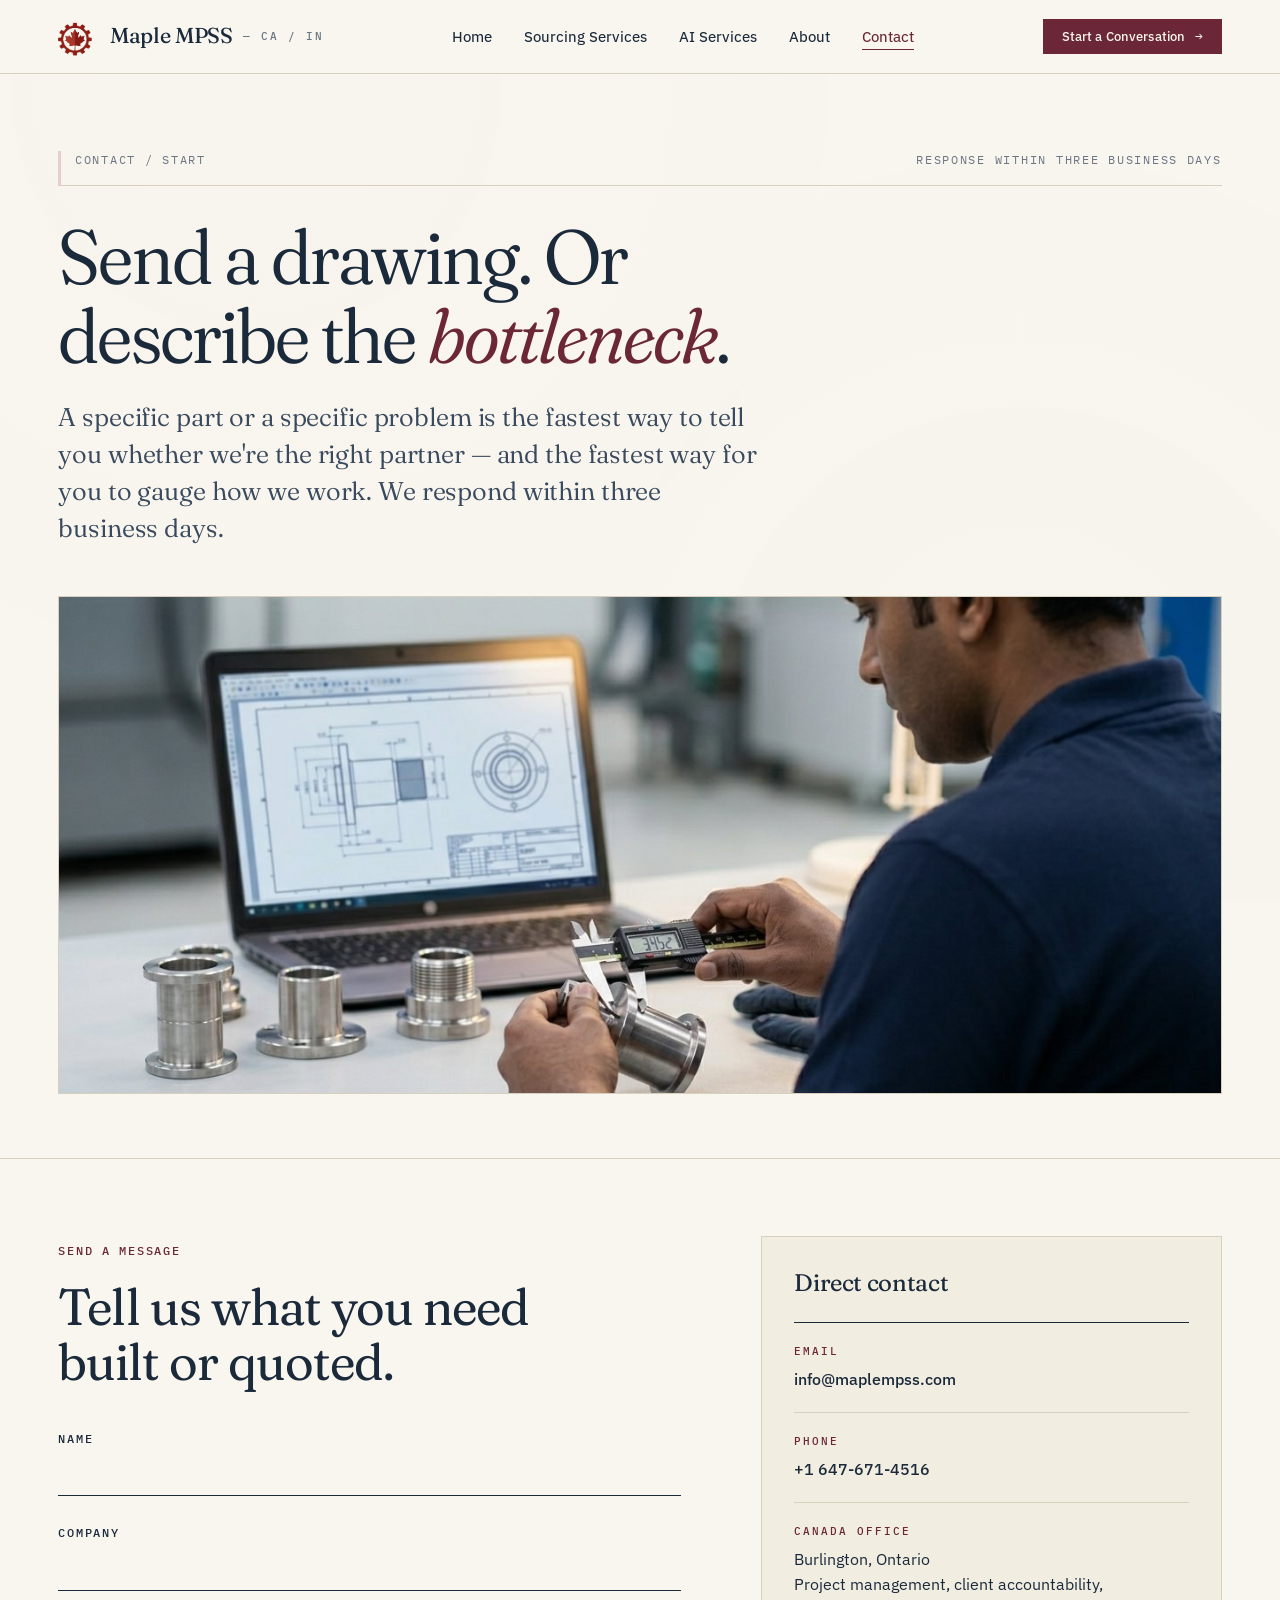
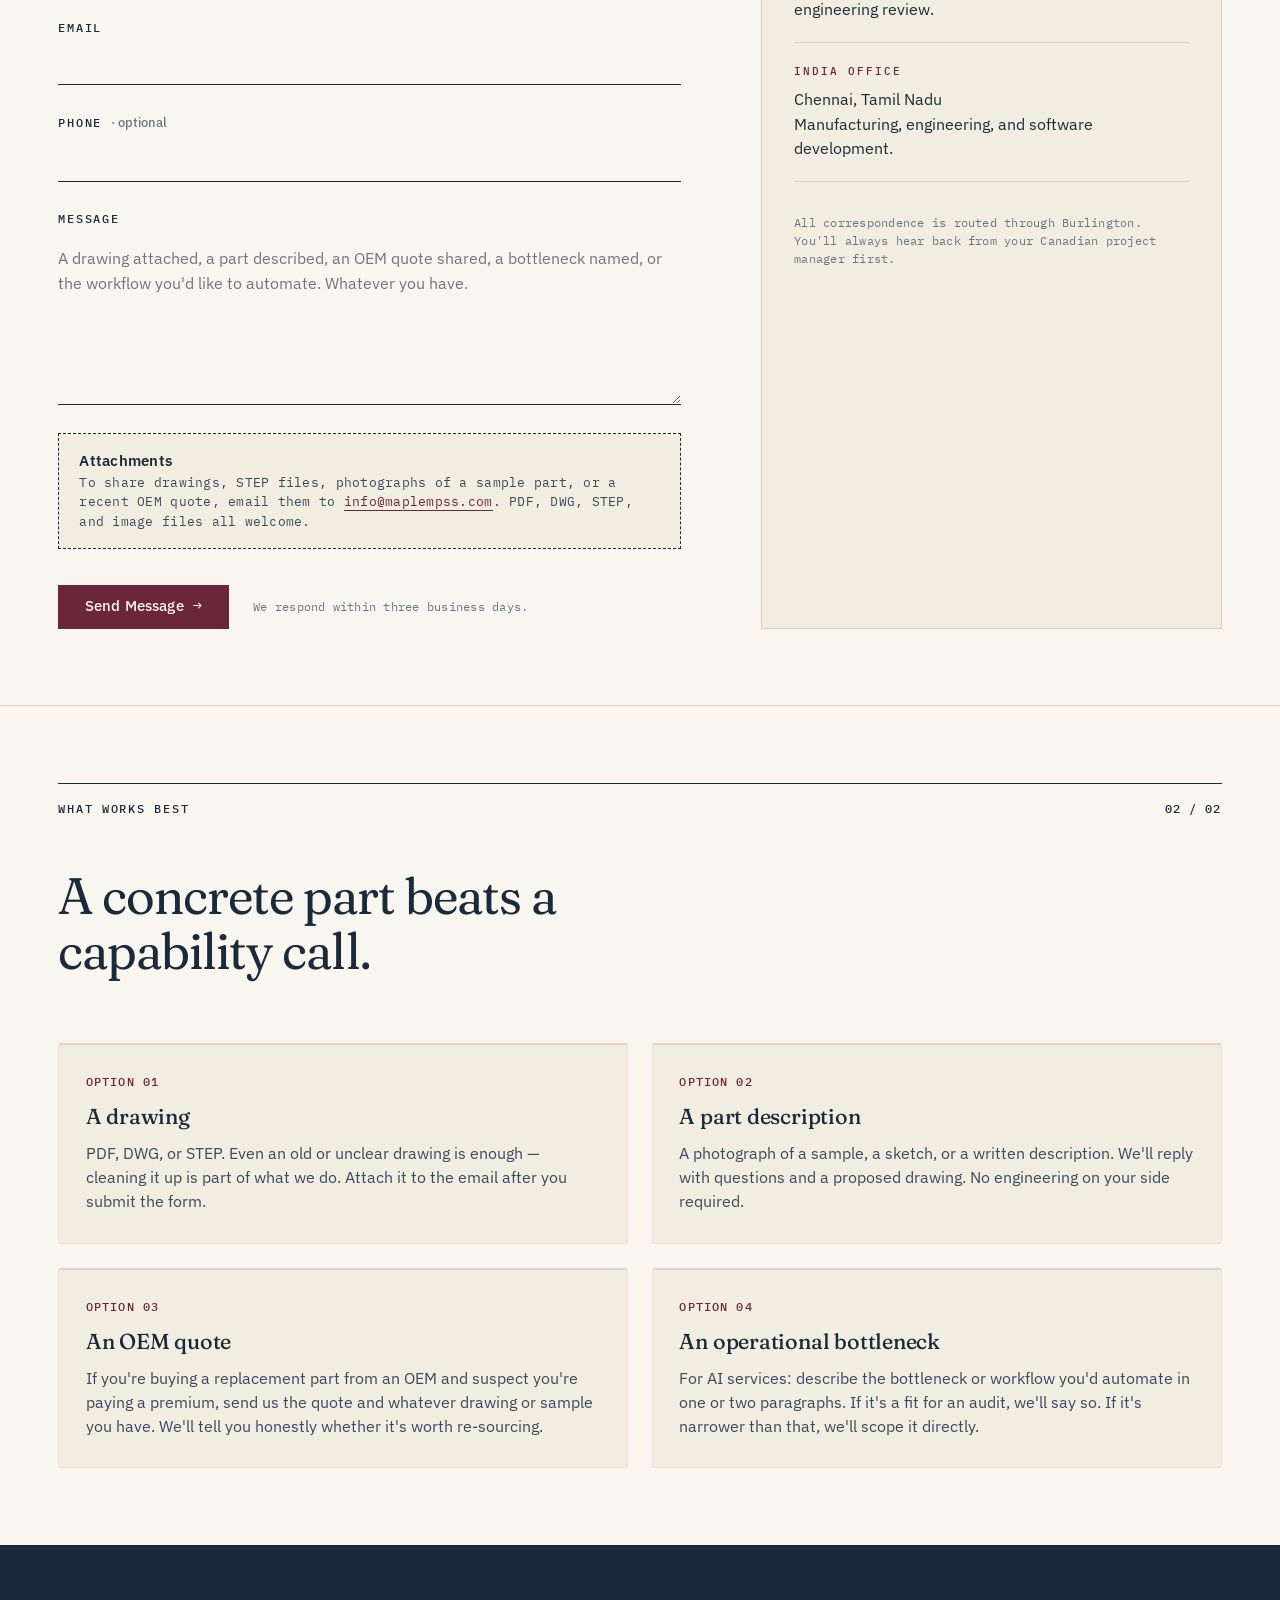
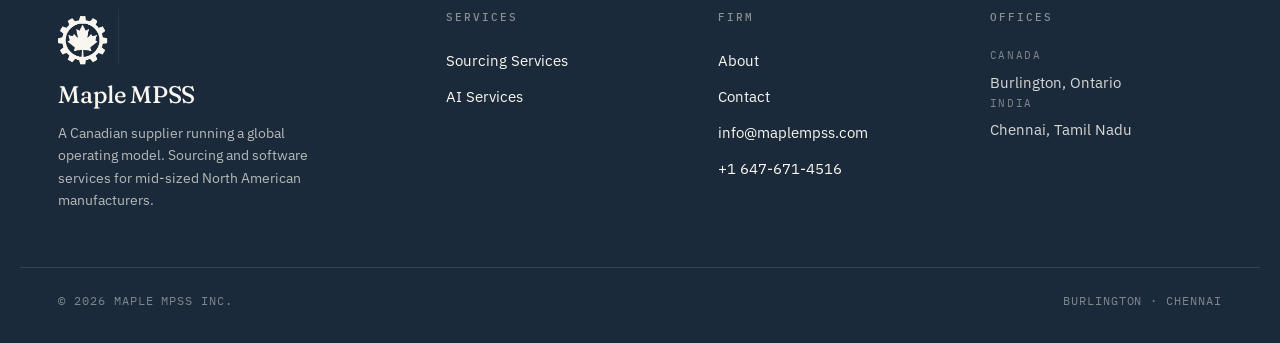
<file: contact.html>
<!DOCTYPE html>
<html lang="en">
<head>
  <meta charset="UTF-8" />
  <meta name="viewport" content="width=device-width, initial-scale=1.0" />
  <title>Contact — Maple MPSS</title>
  <meta name="description" content="Send a drawing, describe a part, or share a recent OEM quote. Maple MPSS responds within three business days. Burlington, ON and Chennai, IN." />
  <meta property="og:title" content="Contact — Maple MPSS" />
  <meta property="og:description" content="Send a drawing or describe the bottleneck. We respond within three business days." />
  <meta property="og:image" content="images/og-image.jpg" />
  <meta property="og:type" content="website" />
  <meta name="twitter:card" content="summary_large_image" />
  <meta name="twitter:image" content="images/og-image.jpg" />
  <link rel="preconnect" href="https://fonts.googleapis.com" />
  <link rel="preconnect" href="https://fonts.gstatic.com" crossorigin />
  <link href="https://fonts.googleapis.com/css2?family=Fraunces:ital,opsz,wght@0,9..144,300..600;1,9..144,300..500&family=IBM+Plex+Mono:wght@400;500&family=IBM+Plex+Sans:wght@300;400;450;500;600&display=swap" rel="stylesheet" />
  <link rel="stylesheet" href="style.css?v=20260424-10" />
<link rel="icon" type="image/png" sizes="32x32" href="images/favicon-32.png" />
  <link rel="icon" type="image/png" sizes="16x16" href="images/favicon-16.png" />
  <link rel="apple-touch-icon" sizes="180x180" href="images/favicon-180.png" />
  <link rel="shortcut icon" href="images/favicon.ico" />
  <link rel="canonical" href="https://maplempss.com/contact" />
  </head>
<body data-page="contact">

<!-- ========== NAV ========== -->
<nav class="nav">
  <div class="nav-inner">
    <a href="index.html" class="nav-brand" aria-label="Maple MPSS home">
      <img src="images/logo-mark.png" alt="" class="logo-mark" />
      Maple&nbsp;MPSS
      <span class="sub hide-mobile">— CA / IN</span>
    </a>
    <button class="nav-toggle" aria-label="Toggle menu" aria-expanded="false">
      <span></span><span></span><span></span>
    </button>
    <ul class="nav-links" id="nav-links">
      <li><a href="index.html">Home</a></li>
      <li><a href="sourcing.html">Sourcing Services</a></li>
      <li><a href="ai-services.html">AI Services</a></li>
      <li><a href="about.html">About</a></li>
      <li><a href="contact.html" class="active">Contact</a></li>
      <li class="nav-cta-mobile"><a href="contact.html" class="btn btn-primary btn-small">Start a Conversation <span class="arrow">→</span></a></li>
    </ul>
    <a href="contact.html" class="btn btn-primary btn-small nav-cta-desktop">Start a Conversation <span class="arrow">→</span></a>
  </div>
</nav>

<!-- ========== PAGE HEADER ========== -->
<header class="page-header">
  <div class="container">
    <div class="page-header-meta">
      <span>Contact / Start</span>
      <span>Response within three business days</span>
    </div>
    <h1 class="reveal reveal-d1">
      Send a drawing. Or describe the <em style="color: var(--oxblood); font-style: italic; font-weight: 350;">bottleneck</em>.
    </h1>
    <p class="lede reveal reveal-d2">
      A specific part or a specific problem is the fastest way to tell
      you whether we're the right partner — and the fastest way for you
      to gauge how we work. We respond within three business days.
    </p>
    <!-- PAGE HEADER IMAGE: replace images/contact-hero.jpg -->
    <div class="page-header-image reveal reveal-d3">
      <img src="images/contact-hero.jpg" alt="Maple MPSS — start a conversation" loading="eager" />
    </div>
  </div>
</header>

<!-- ========== CONTACT SECTION ========== -->
<section class="section-tight">
  <div class="container">

    <div class="contact-grid">

      <!-- Form -->
      <div>
        <span class="eyebrow">Send a Message</span>
        <h2 style="margin-top: 1rem; margin-bottom: 2.5rem; max-width: 18ch;">Tell us what you need built or quoted.</h2>

        <form
          class="form"
          action="mailto:info@maplempss.com"
          method="post"
          enctype="text/plain"
          aria-label="Contact Maple MPSS"
        >
          <div class="form-field">
            <label for="f-name">Name</label>
            <input type="text" id="f-name" name="name" autocomplete="name" required />
          </div>

          <div class="form-field">
            <label for="f-company">Company</label>
            <input type="text" id="f-company" name="company" autocomplete="organization" required />
          </div>

          <div class="form-field">
            <label for="f-email">Email</label>
            <input type="email" id="f-email" name="email" autocomplete="email" required />
          </div>

          <div class="form-field">
            <label for="f-phone">Phone <span style="color: var(--ink-muted); text-transform: none; letter-spacing: 0; font-family: var(--sans); font-size: 0.8rem;">· optional</span></label>
            <input type="tel" id="f-phone" name="phone" autocomplete="tel" />
          </div>

          <div class="form-field">
            <label for="f-message">Message</label>
            <textarea id="f-message" name="message" rows="6" placeholder="A drawing attached, a part described, an OEM quote shared, a bottleneck named, or the workflow you'd like to automate. Whatever you have."></textarea>
          </div>

          <div class="form-file">
            <strong>Attachments</strong><br />
            To share drawings, STEP files, photographs of a sample part, or
            a recent OEM quote, email them to <a href="mailto:info@maplempss.com">info@maplempss.com</a>.
            PDF, DWG, STEP, and image files all welcome.
          </div>

          <div class="form-actions">
            <button type="submit" class="btn btn-primary">Send Message <span class="arrow">→</span></button>
            <span class="form-note">
              We respond within three business days.
            </span>
          </div>
        </form>
      </div>

      <!-- Aside -->
      <aside class="contact-aside">
        <h3>Direct contact</h3>

        <div class="contact-block">
          <span class="label">Email</span>
          <div class="value">
            <a href="mailto:info@maplempss.com">info@maplempss.com</a>
          </div>
        </div>

        <div class="contact-block">
          <span class="label">Phone</span>
          <div class="value">
            <a href="tel:+16476714516">+1 647-671-4516</a>
          </div>
        </div>

        <div class="contact-block">
          <span class="label">Canada Office</span>
          <div class="value">
            Burlington, Ontario<br />
            Project management, client accountability, engineering review.
          </div>
        </div>

        <div class="contact-block">
          <span class="label">India Office</span>
          <div class="value">
            Chennai, Tamil Nadu<br />
            Manufacturing, engineering, and software development.
          </div>
        </div>

        <p class="form-note" style="margin-top: 2rem;">
          All correspondence is routed through Burlington. You'll always
          hear back from your Canadian project manager first.
        </p>
      </aside>

    </div>

  </div>
</section>

<!-- ========== WHAT TO SEND ========== -->
<section class="section-tight" style="border-top: 1px solid var(--rule);">
  <div class="container">
    <div class="section-head">
      <span class="label">What Works Best</span>
      <span class="numeral">02 / 02</span>
      <h2>A concrete part beats a capability call.</h2>
    </div>

    <div class="why-grid">
      <div class="why-item">
        <span class="pt-num">OPTION 01</span>
        <h4>A drawing</h4>
        <p>
          PDF, DWG, or STEP. Even an old or unclear drawing is enough —
          cleaning it up is part of what we do. Attach it to the email
          after you submit the form.
        </p>
      </div>
      <div class="why-item">
        <span class="pt-num">OPTION 02</span>
        <h4>A part description</h4>
        <p>
          A photograph of a sample, a sketch, or a written description.
          We'll reply with questions and a proposed drawing. No
          engineering on your side required.
        </p>
      </div>
      <div class="why-item">
        <span class="pt-num">OPTION 03</span>
        <h4>An OEM quote</h4>
        <p>
          If you're buying a replacement part from an OEM and suspect
          you're paying a premium, send us the quote and whatever
          drawing or sample you have. We'll tell you honestly whether
          it's worth re-sourcing.
        </p>
      </div>
      <div class="why-item">
        <span class="pt-num">OPTION 04</span>
        <h4>An operational bottleneck</h4>
        <p>
          For AI services: describe the bottleneck or workflow you'd
          automate in one or two paragraphs. If it's a fit for an audit,
          we'll say so. If it's narrower than that, we'll scope it
          directly.
        </p>
      </div>
    </div>
  </div>
</section>

<!-- ========== FOOTER ========== -->
<footer class="footer">
  <div class="footer-grid">
    <div class="footer-brand">
      <img src="images/logo-mark-light.png" alt="" class="footer-logo" />
      <h3>Maple MPSS</h3>
      <p>
        A Canadian supplier running a global operating model. Sourcing and
        software services for mid-sized North American manufacturers.
      </p>
    </div>
    <div class="footer-col">
      <h5>Services</h5>
      <ul>
        <li><a href="sourcing.html">Sourcing Services</a></li>
        <li><a href="ai-services.html">AI Services</a></li>
      </ul>
    </div>
    <div class="footer-col">
      <h5>Firm</h5>
      <ul>
        <li><a href="about.html">About</a></li>
        <li><a href="contact.html">Contact</a></li>
        <li><a href="mailto:info@maplempss.com">info@maplempss.com</a></li>
        <li><a href="tel:+16476714516">+1 647-671-4516</a></li>
      </ul>
    </div>
    <div class="footer-col">
      <h5>Offices</h5>
      <address>
        <span class="label">Canada</span>
        Burlington, Ontario
      </address>
      <address>
        <span class="label">India</span>
        Chennai, Tamil Nadu
      </address>
    </div>
  </div>
  <div class="footer-bottom">
    <span>© 2026 Maple MPSS Inc.</span>
    <span>Burlington · Chennai</span>
  </div>
</footer>

<script>
  (function () {
    var toggle = document.querySelector('.nav-toggle');
    var menu = document.getElementById('nav-links');
    if (!toggle || !menu) return;
    toggle.addEventListener('click', function () {
      var isOpen = menu.classList.toggle('open');
      toggle.classList.toggle('open', isOpen);
      toggle.setAttribute('aria-expanded', String(isOpen));
    });
    menu.querySelectorAll('a').forEach(function (a) {
      a.addEventListener('click', function () {
        menu.classList.remove('open');
        toggle.classList.remove('open');
        toggle.setAttribute('aria-expanded', 'false');
      });
    });
  })();
</script>

</body>
</html>
</file>
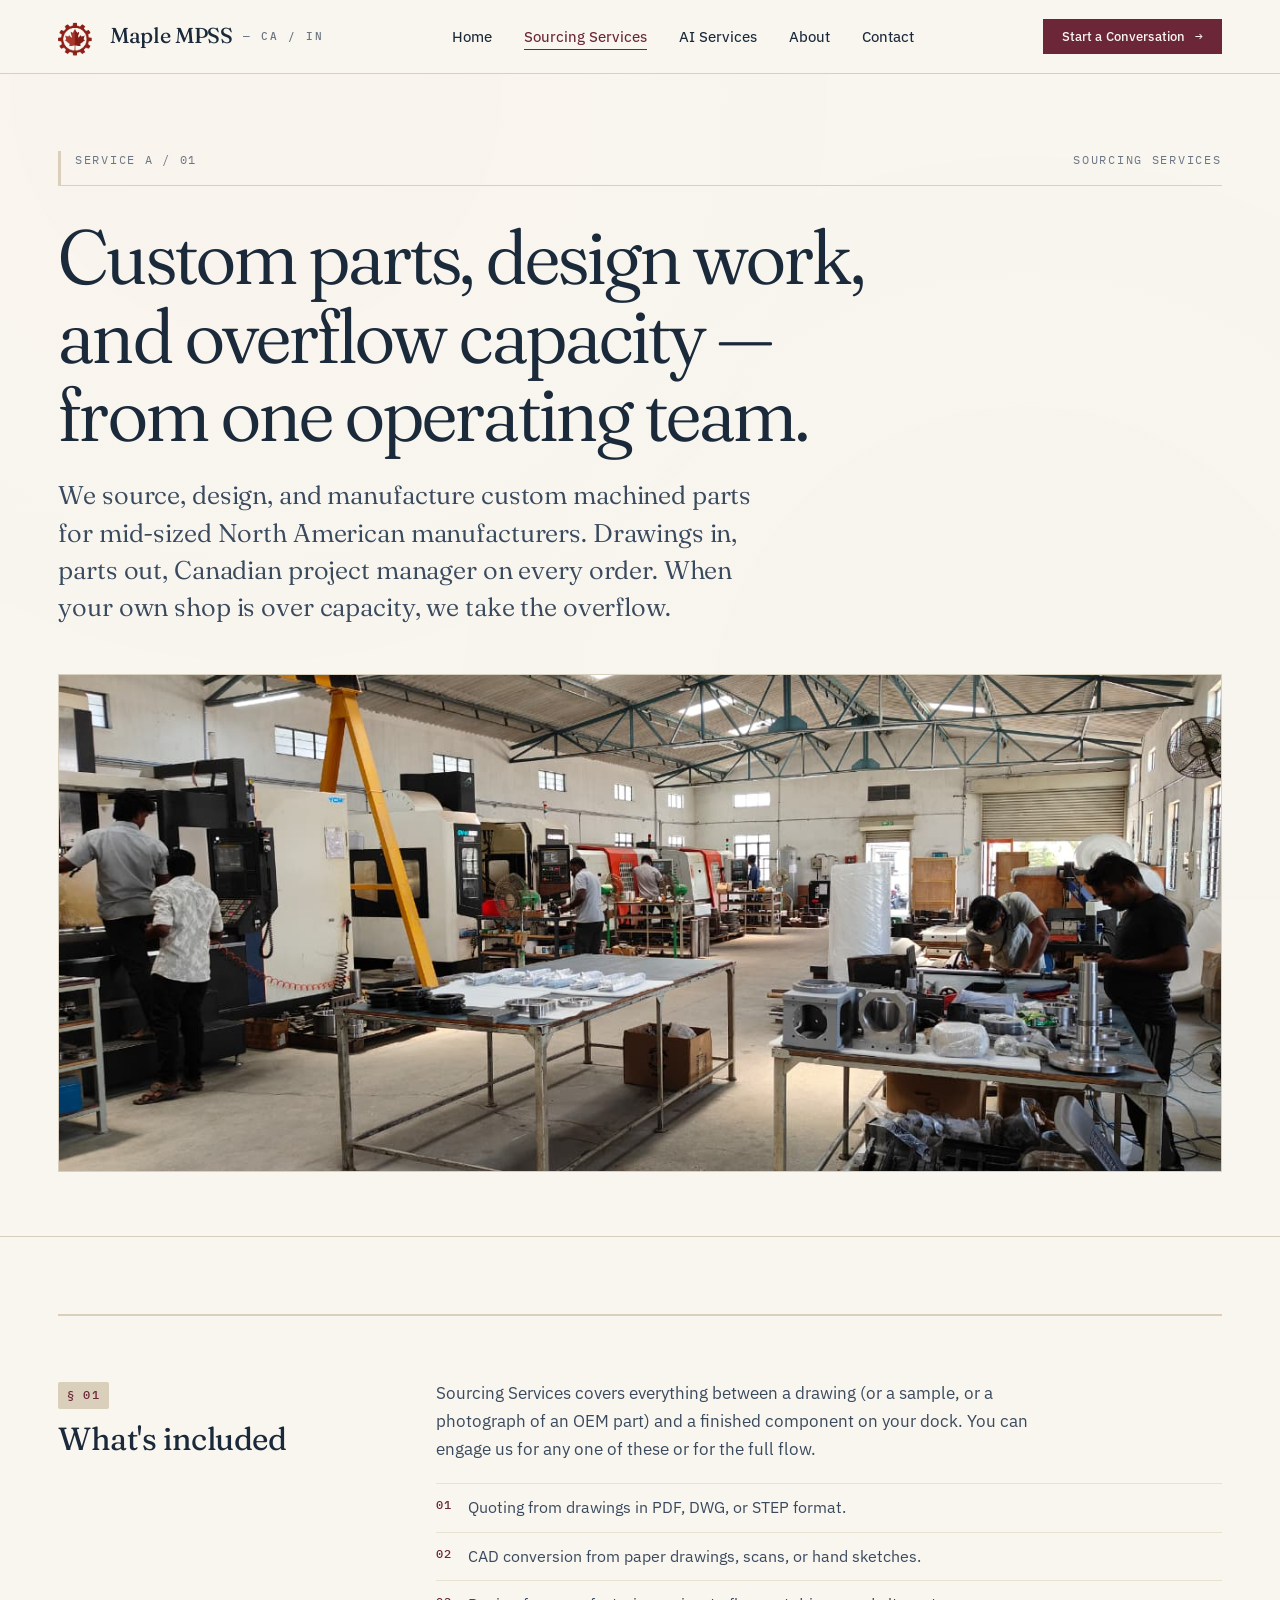
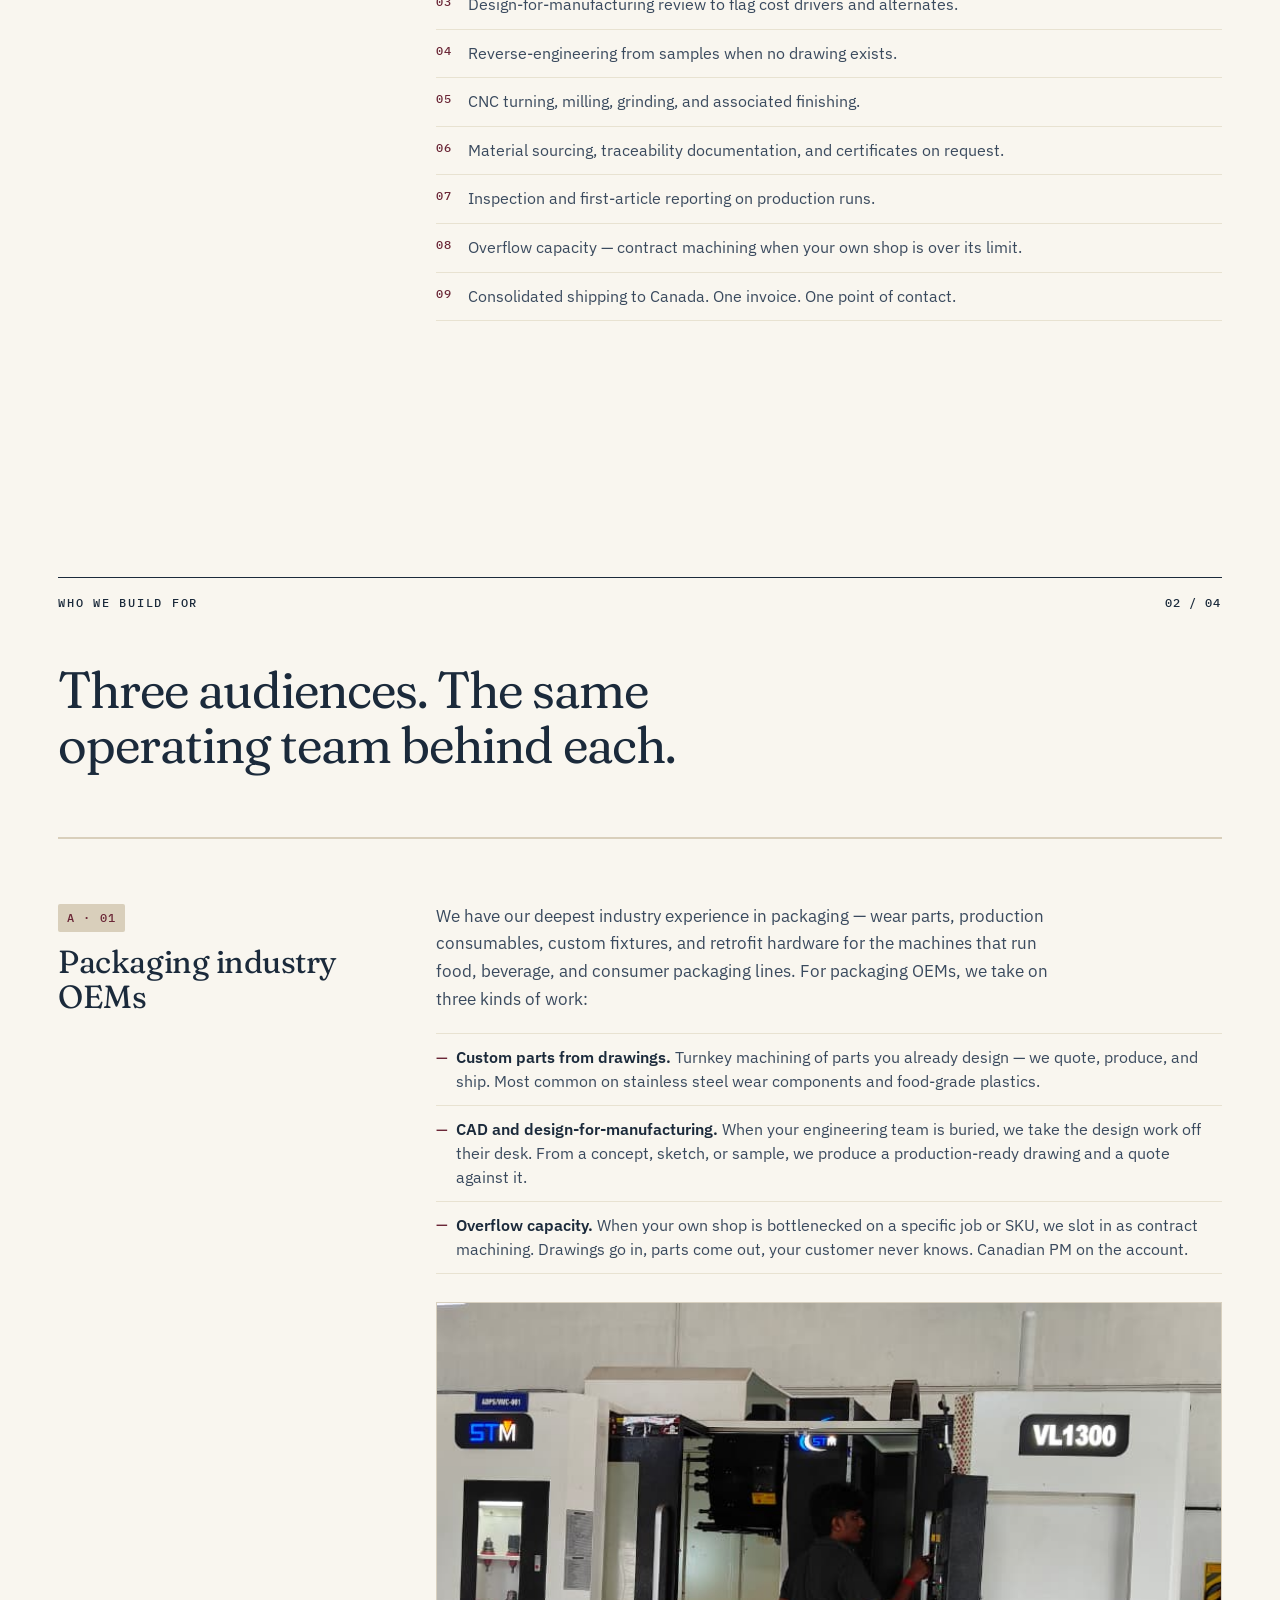
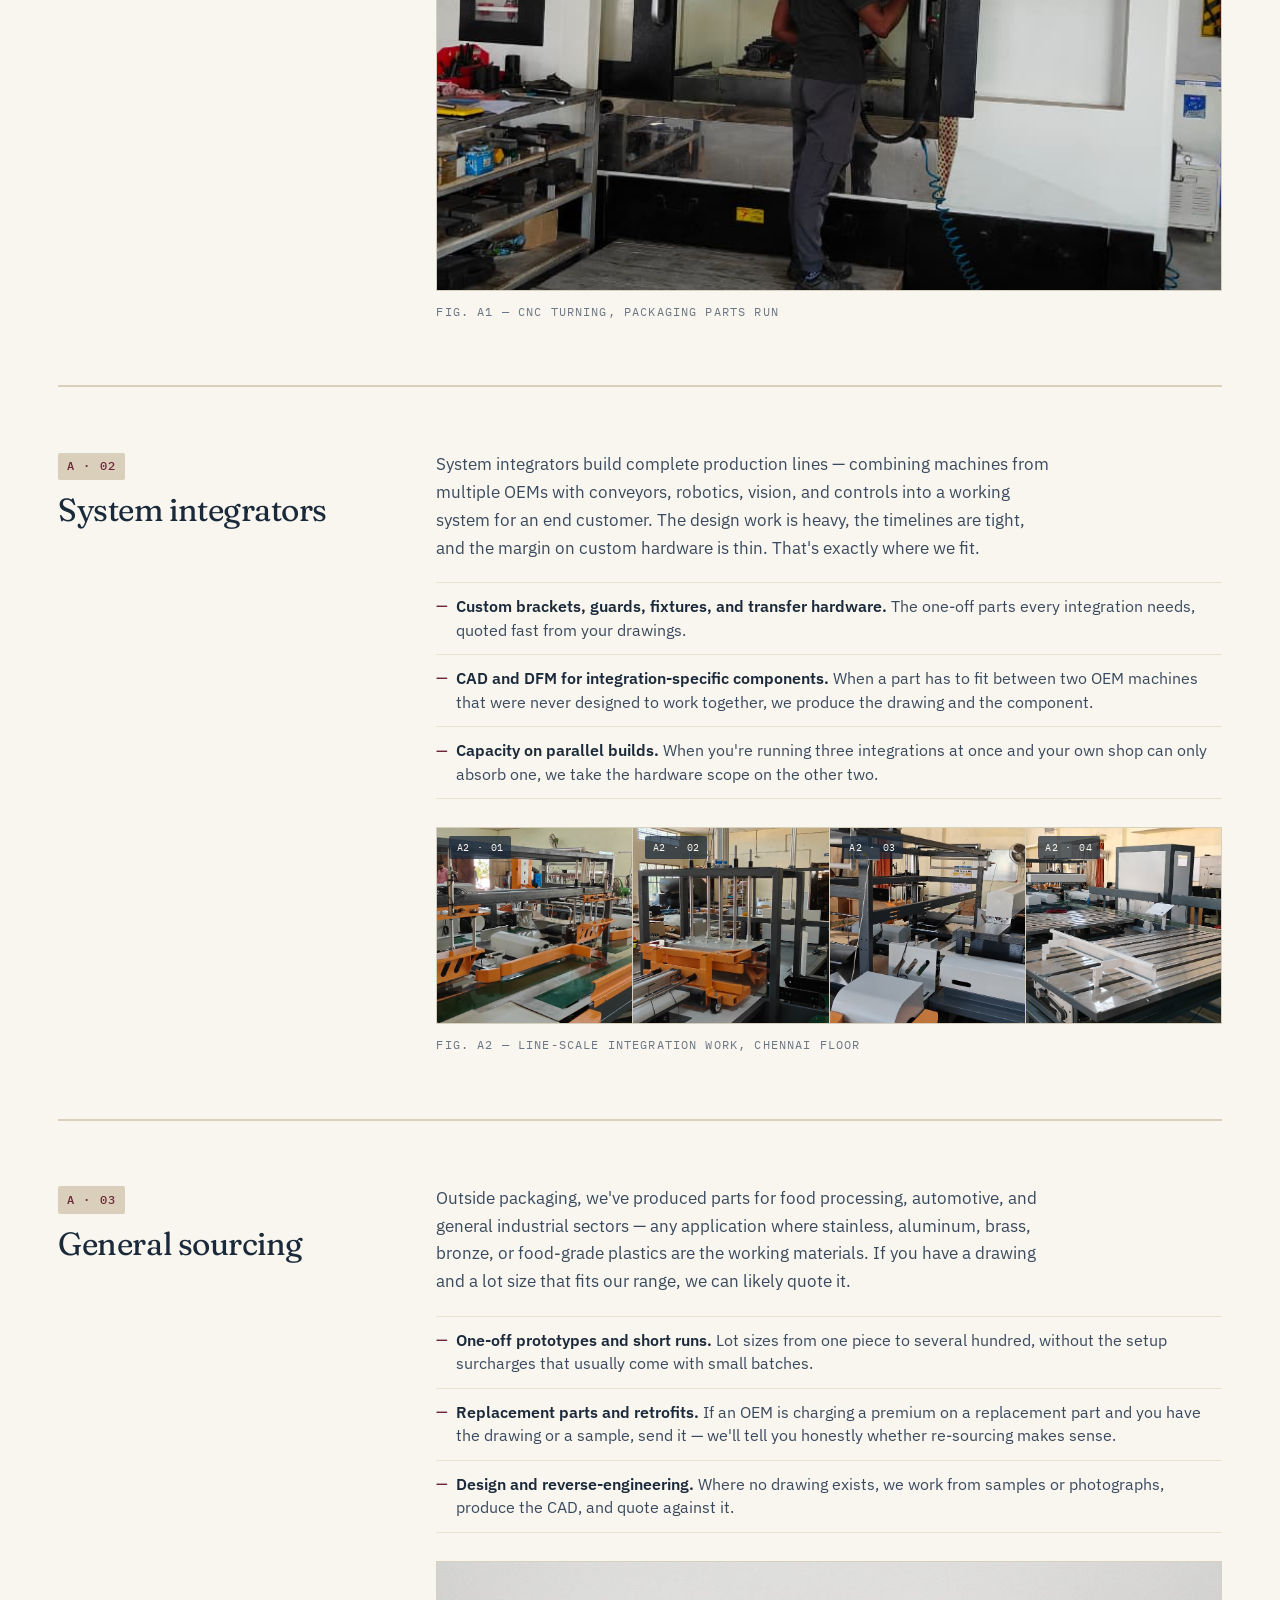
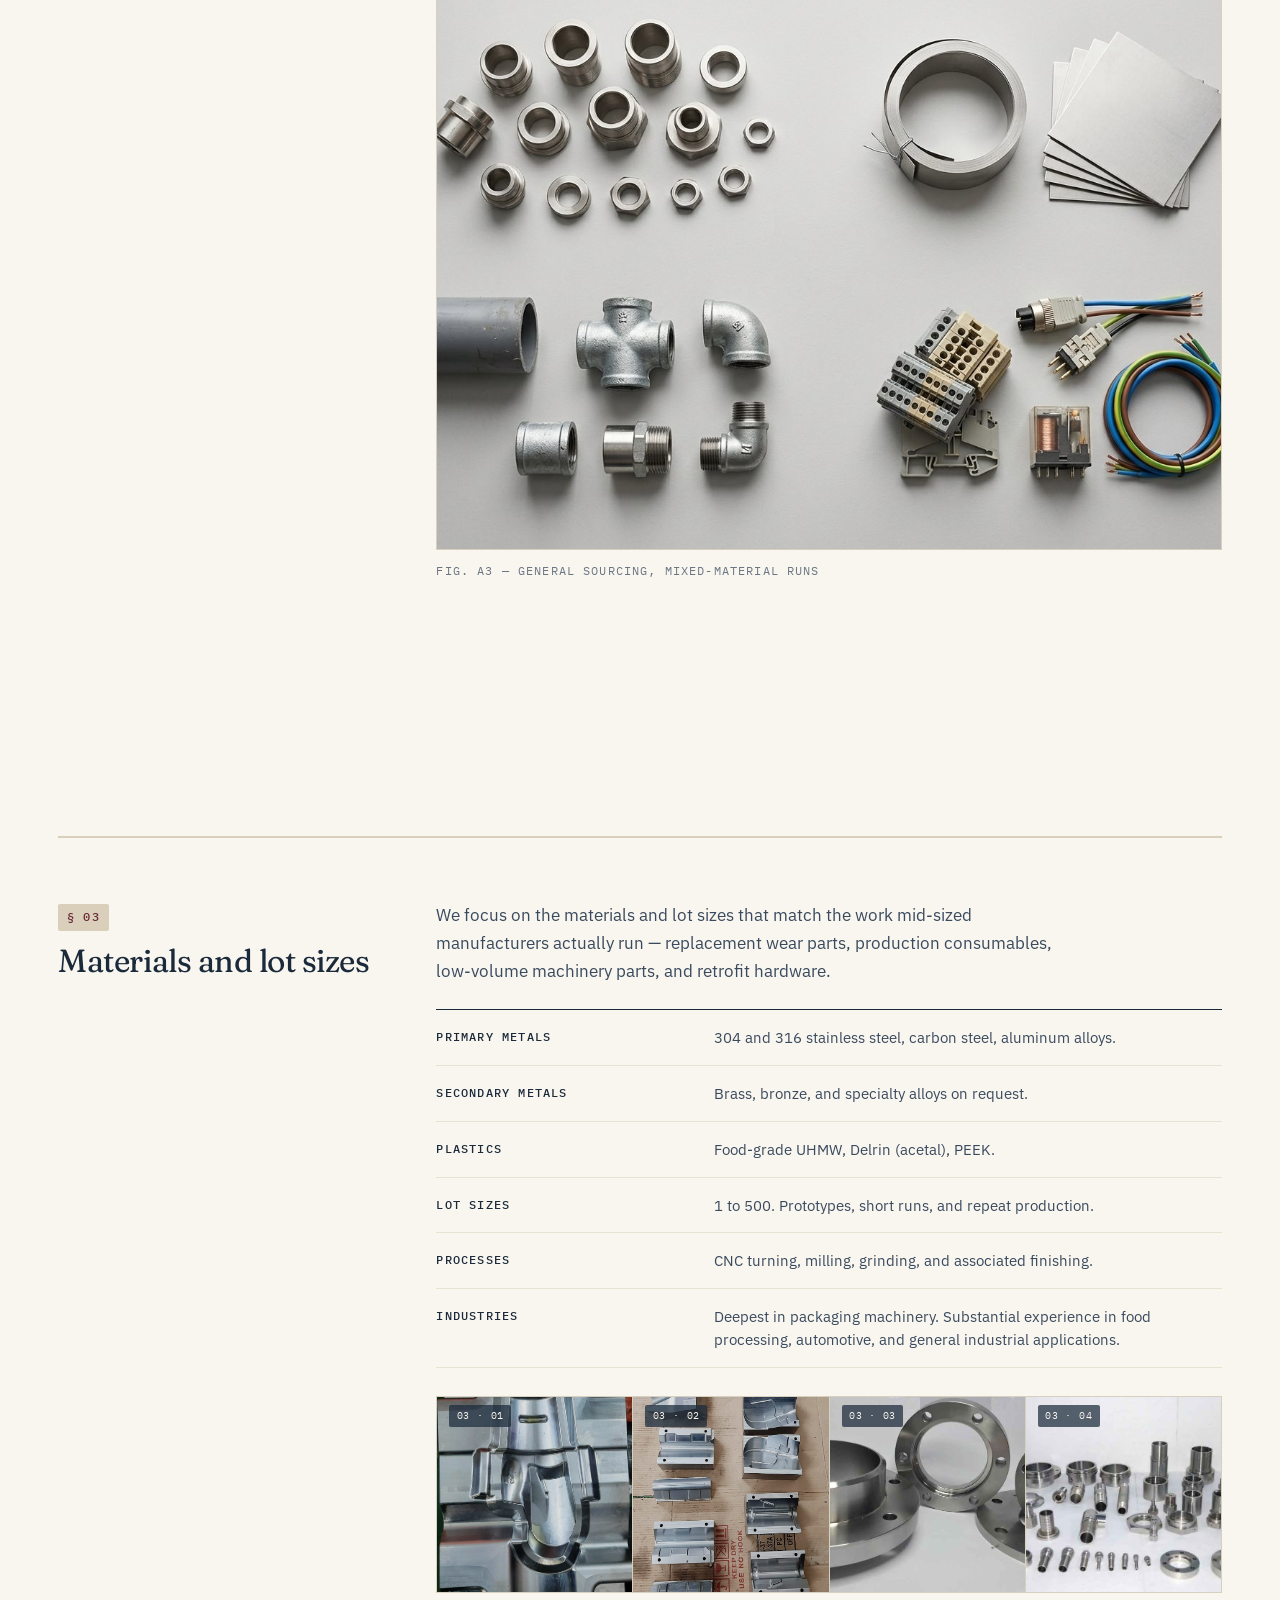
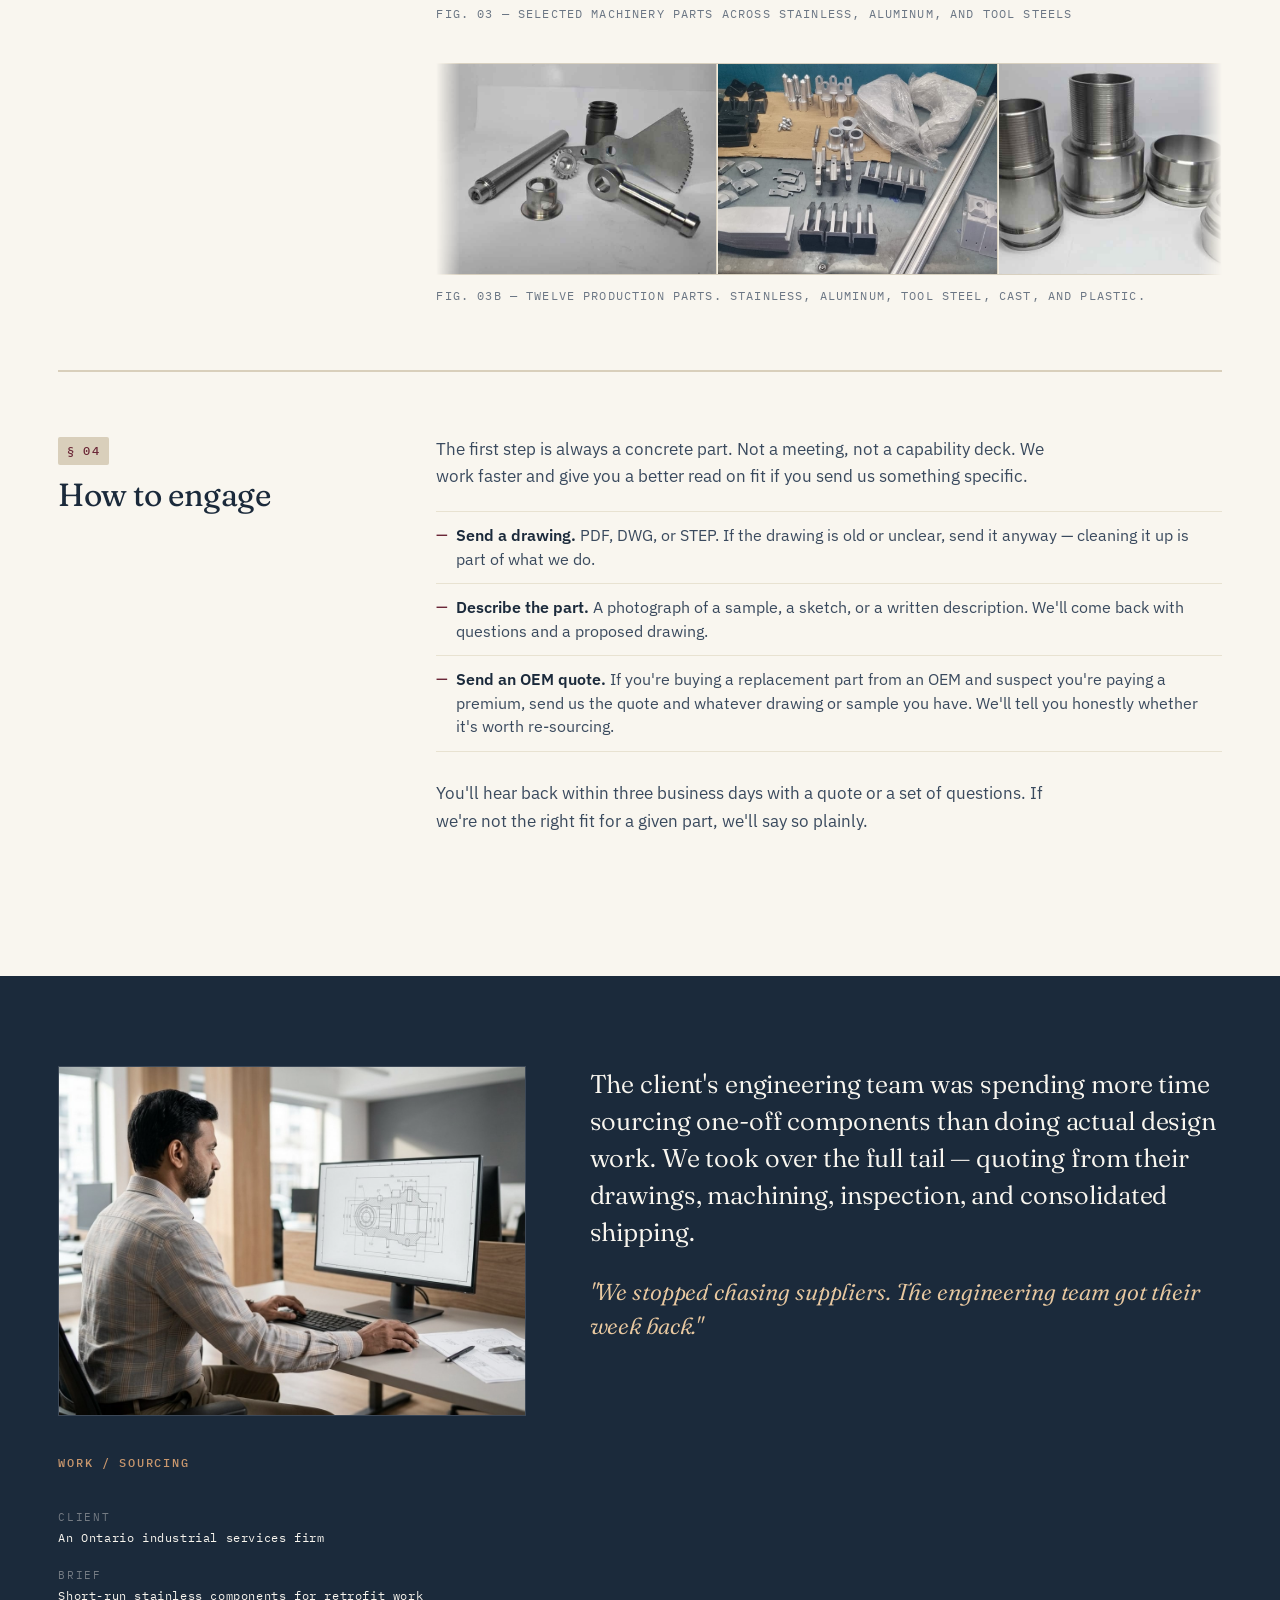
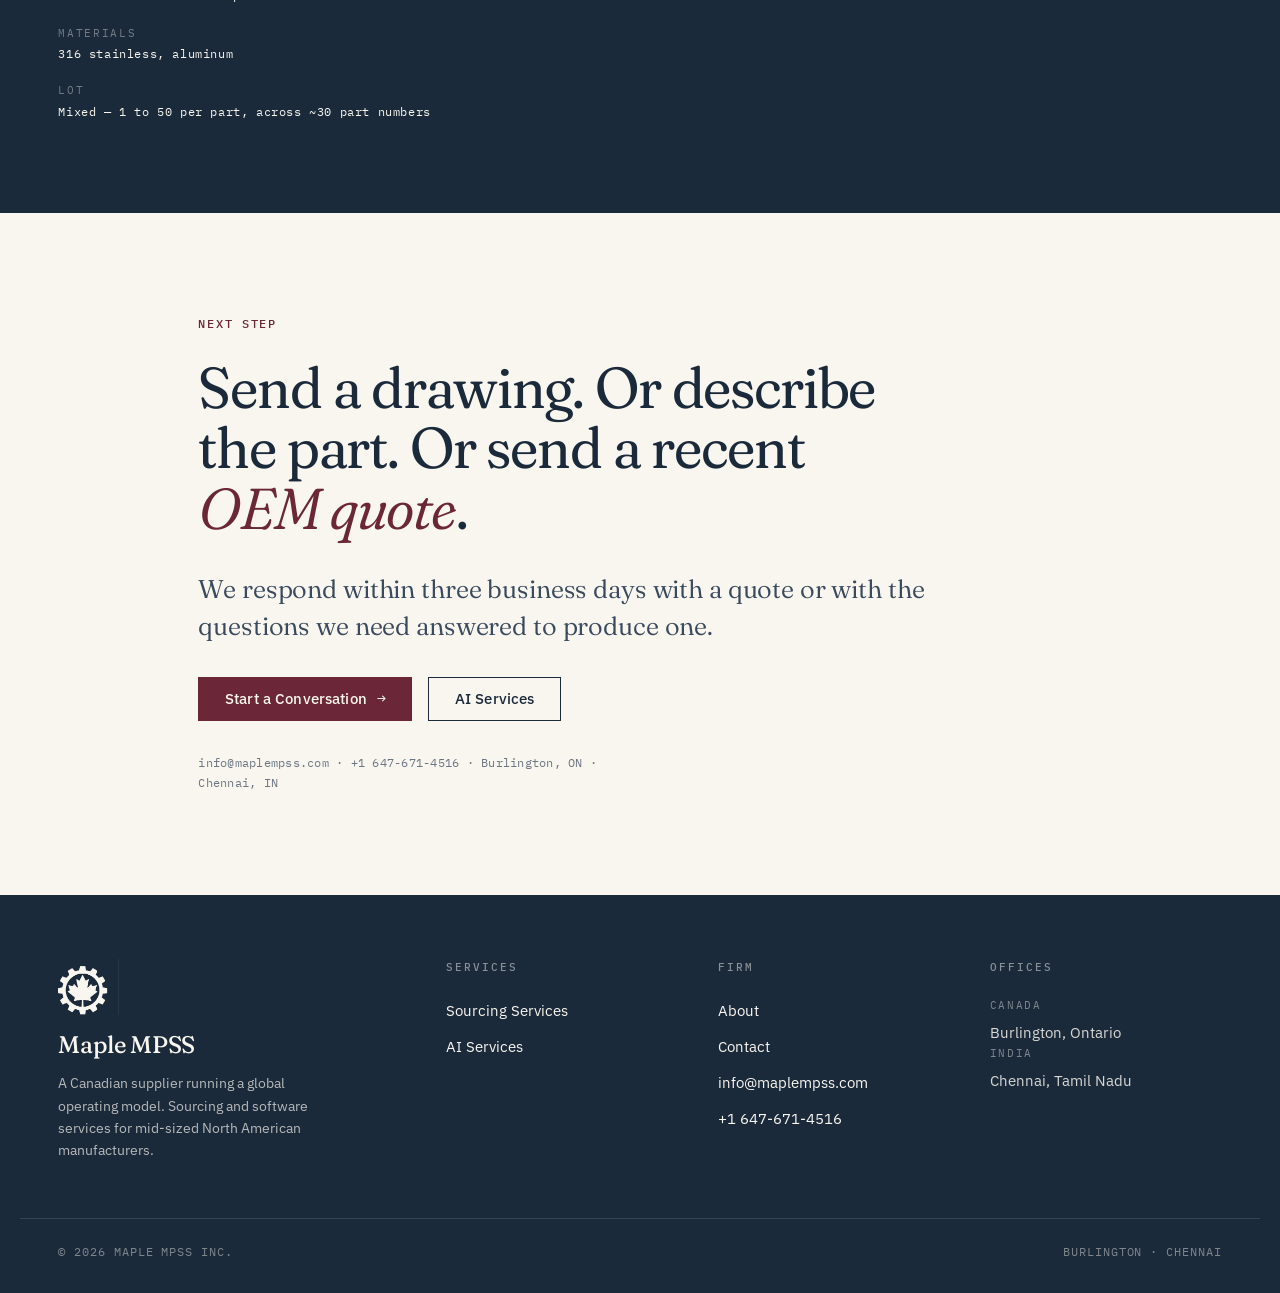
<file: sourcing.html>
<!DOCTYPE html>
<html lang="en">
<head>
  <meta charset="UTF-8" />
  <meta name="viewport" content="width=device-width, initial-scale=1.0" />
  <title>Sourcing Services — Maple MPSS</title>
  <meta name="description" content="Custom machined parts, CAD and design-for-manufacturing, and overflow capacity. Built for packaging OEMs, system integrators, and general industrial sourcing across North America." />
  <meta property="og:title" content="Sourcing Services — Maple MPSS" />
  <meta property="og:description" content="Custom machined parts, CAD/DFM, and overflow capacity for packaging OEMs, system integrators, and general industrial sourcing." />
  <meta property="og:image" content="images/og-image.jpg" />
  <meta property="og:type" content="website" />
  <meta name="twitter:card" content="summary_large_image" />
  <meta name="twitter:image" content="images/og-image.jpg" />
  <link rel="preconnect" href="https://fonts.googleapis.com" />
  <link rel="preconnect" href="https://fonts.gstatic.com" crossorigin />
  <link href="https://fonts.googleapis.com/css2?family=Fraunces:ital,opsz,wght@0,9..144,300..600;1,9..144,300..500&family=IBM+Plex+Mono:wght@400;500&family=IBM+Plex+Sans:wght@300;400;450;500;600&display=swap" rel="stylesheet" />
  <link rel="stylesheet" href="style.css?v=20260424-10" />
  <link rel="icon" type="image/png" sizes="32x32" href="images/favicon-32.png" />
  <link rel="icon" type="image/png" sizes="16x16" href="images/favicon-16.png" />
  <link rel="apple-touch-icon" sizes="180x180" href="images/favicon-180.png" />
  <link rel="shortcut icon" href="images/favicon.ico" />
  <link rel="canonical" href="https://maplempss.com/sourcing" />

  <!-- Inline fallback styles for grid and strip.
       These guarantee the layout works even if style.css is cached stale.
       They duplicate the rules from style.css so nothing depends on external cache. -->
  <style>
    .block-image-grid {
      margin-top: 1.75rem !important;
      display: grid !important;
      grid-template-columns: repeat(4, 1fr) !important;
      gap: 1px !important;
      background: #D8D0BF !important;
      border: 1px solid #D8D0BF !important;
    }
    .block-image-grid .grid-cell {
      aspect-ratio: 1 / 1 !important;
      overflow: hidden !important;
      background: #F2EDE1 !important;
      position: relative !important;
    }
    .block-image-grid .grid-cell img {
      width: 100% !important;
      height: 100% !important;
      object-fit: cover !important;
      object-position: center !important;
      display: block !important;
    }
    .block-image-grid .grid-cell .cell-num {
      position: absolute !important;
      top: 0.5rem !important;
      left: 0.75rem !important;
      font-family: "IBM Plex Mono", monospace !important;
      font-size: 0.62rem !important;
      letter-spacing: 0.08em !important;
      text-transform: uppercase !important;
      color: #F9F6EF !important;
      background: rgba(27, 42, 59, 0.72) !important;
      padding: 0.2rem 0.45rem !important;
      border-radius: 2px !important;
      z-index: 1 !important;
    }
    @media (max-width: 900px) {
      .block-image-grid { grid-template-columns: repeat(2, 1fr) !important; }
    }
    @media (max-width: 480px) {
      .block-image-grid { grid-template-columns: 1fr !important; }
    }

    .parts-strip {
      margin-top: 2.5rem;
      width: 100%;
      overflow: hidden;
      border: 1px solid #D8D0BF;
      background: #F2EDE1;
      position: relative;
      -webkit-mask-image: linear-gradient(to right, transparent 0, #000 3%, #000 97%, transparent 100%);
      mask-image: linear-gradient(to right, transparent 0, #000 3%, #000 97%, transparent 100%);
    }
    .parts-strip-track {
      display: flex;
      gap: 1px;
      width: max-content;
      animation: parts-scroll 80s linear infinite;
    }
    .parts-strip:hover .parts-strip-track { animation-play-state: paused; }
    .strip-item {
      flex: 0 0 auto;
      width: 280px;
      height: 210px;
      margin: 0;
      overflow: hidden;
      background: #F9F6EF;
      border-right: 1px solid #D8D0BF;
    }
    .strip-item:last-child { border-right: none; }
    .strip-item img {
      width: 100%;
      height: 100%;
      object-fit: cover;
      object-position: center;
      display: block;
    }
    @keyframes parts-scroll {
      from { transform: translateX(0); }
      to   { transform: translateX(-50%); }
    }
    @media (prefers-reduced-motion: reduce) {
      .parts-strip-track { animation: none; }
      .parts-strip { overflow-x: auto; -webkit-mask-image: none; mask-image: none; }
    }
    @media (max-width: 640px) {
      .strip-item { width: 200px; height: 150px; }
      .parts-strip-track { animation-duration: 60s; }
    }
  </style>
</head>
<body data-page="sourcing">

<nav class="nav">
  <div class="nav-inner">
    <a href="index.html" class="nav-brand" aria-label="Maple MPSS home">
      <img src="images/logo-mark.png" alt="" class="logo-mark" />
      Maple&nbsp;MPSS
      <span class="sub hide-mobile">— CA / IN</span>
    </a>
    <button class="nav-toggle" aria-label="Toggle menu" aria-expanded="false">
      <span></span><span></span><span></span>
    </button>
    <ul class="nav-links" id="nav-links">
      <li><a href="index.html">Home</a></li>
      <li><a href="sourcing.html" class="active">Sourcing Services</a></li>
      <li><a href="ai-services.html">AI Services</a></li>
      <li><a href="about.html">About</a></li>
      <li><a href="contact.html">Contact</a></li>
      <li class="nav-cta-mobile"><a href="contact.html" class="btn btn-primary btn-small">Start a Conversation <span class="arrow">→</span></a></li>
    </ul>
    <a href="contact.html" class="btn btn-primary btn-small nav-cta-desktop">Start a Conversation <span class="arrow">→</span></a>
  </div>
</nav>

<header class="page-header">
  <div class="container">
    <div class="page-header-meta">
      <span>Service A / 01</span>
      <span>Sourcing Services</span>
    </div>
    <h1 class="reveal reveal-d1">
      Custom parts, design work, and overflow capacity — from one operating team.
    </h1>
    <p class="lede reveal reveal-d2">
      We source, design, and manufacture custom machined parts for mid-sized
      North American manufacturers. Drawings in, parts out, Canadian project
      manager on every order. When your own shop is over capacity, we take
      the overflow.
    </p>
    <div class="page-header-image reveal reveal-d3">
      <img src="images/sourcing-hero.jpg" alt="Chennai manufacturing floor — machining in progress" loading="eager" />
    </div>
  </div>
</header>

<section class="section-tight">
  <div class="container">
    <div class="content-block">
      <div class="block-head">
        <span class="num">§ 01</span>
        <h3>What's included</h3>
      </div>
      <div class="block-body">
        <p>
          Sourcing Services covers everything between a drawing (or a
          sample, or a photograph of an OEM part) and a finished component
          on your dock. You can engage us for any one of these or for the
          full flow.
        </p>
        <ul>
          <li>Quoting from drawings in PDF, DWG, or STEP format.</li>
          <li>CAD conversion from paper drawings, scans, or hand sketches.</li>
          <li>Design-for-manufacturing review to flag cost drivers and alternates.</li>
          <li>Reverse-engineering from samples when no drawing exists.</li>
          <li>CNC turning, milling, grinding, and associated finishing.</li>
          <li>Material sourcing, traceability documentation, and certificates on request.</li>
          <li>Inspection and first-article reporting on production runs.</li>
          <li>Overflow capacity — contract machining when your own shop is over its limit.</li>
          <li>Consolidated shipping to Canada. One invoice. One point of contact.</li>
        </ul>
      </div>
    </div>
  </div>
</section>

<section class="section">
  <div class="container">
    <div class="section-head">
      <span class="label">Who We Build For</span>
      <span class="numeral">02 / 04</span>
      <h2>Three audiences. The same operating team behind each.</h2>
    </div>

    <!-- AUDIENCE 1: PACKAGING OEMs -->
    <div class="content-block">
      <div class="block-head">
        <span class="num">A · 01</span>
        <h3>Packaging industry OEMs</h3>
      </div>
      <div class="block-body">
        <p>
          We have our deepest industry experience in packaging — wear
          parts, production consumables, custom fixtures, and retrofit
          hardware for the machines that run food, beverage, and consumer
          packaging lines. For packaging OEMs, we take on three kinds of
          work:
        </p>
        <ul class="plain">
          <li>
            <strong>Custom parts from drawings.</strong> Turnkey machining
            of parts you already design — we quote, produce, and ship. Most
            common on stainless steel wear components and food-grade
            plastics.
          </li>
          <li>
            <strong>CAD and design-for-manufacturing.</strong> When your
            engineering team is buried, we take the design work off their
            desk. From a concept, sketch, or sample, we produce a
            production-ready drawing and a quote against it.
          </li>
          <li>
            <strong>Overflow capacity.</strong> When your own shop is
            bottlenecked on a specific job or SKU, we slot in as contract
            machining. Drawings go in, parts come out, your customer never
            knows. Canadian PM on the account.
          </li>
        </ul>
        <div class="block-image">
          <img src="images/sourcing-packaging.jpg" alt="CNC turning center with operator — wear parts production for packaging lines" loading="lazy" />
        </div>
        <span class="block-image-caption">Fig. A1 — CNC turning, packaging parts run</span>
      </div>
    </div>

    <!-- AUDIENCE 2: SYSTEM INTEGRATORS -->
    <div class="content-block">
      <div class="block-head">
        <span class="num">A · 02</span>
        <h3>System integrators</h3>
      </div>
      <div class="block-body">
        <p>
          System integrators build complete production lines — combining
          machines from multiple OEMs with conveyors, robotics, vision, and
          controls into a working system for an end customer. The design
          work is heavy, the timelines are tight, and the margin on custom
          hardware is thin. That's exactly where we fit.
        </p>
        <ul class="plain">
          <li>
            <strong>Custom brackets, guards, fixtures, and transfer
            hardware.</strong> The one-off parts every integration needs,
            quoted fast from your drawings.
          </li>
          <li>
            <strong>CAD and DFM for integration-specific components.</strong>
            When a part has to fit between two OEM machines that were never
            designed to work together, we produce the drawing and the
            component.
          </li>
          <li>
            <strong>Capacity on parallel builds.</strong> When you're
            running three integrations at once and your own shop can only
            absorb one, we take the hardware scope on the other two.
          </li>
        </ul>
        <div class="block-image-grid">
          <div class="grid-cell">
            <span class="cell-num">A2 · 01</span>
            <img src="images/sourcing-integrators-01.jpg" alt="Tray former assembly on the Chennai floor — custom frame and pneumatic column" loading="lazy" />
          </div>
          <div class="grid-cell">
            <span class="cell-num">A2 · 02</span>
            <img src="images/sourcing-integrators-02.jpg" alt="Flow-wrap conveyor section with transfer hardware and guarding" loading="lazy" />
          </div>
          <div class="grid-cell">
            <span class="cell-num">A2 · 03</span>
            <img src="images/sourcing-integrators-03.jpg" alt="Collator and film delivery stage — integrated with adjacent unwind units" loading="lazy" />
          </div>
          <div class="grid-cell">
            <span class="cell-num">A2 · 04</span>
            <img src="images/sourcing-integrators-04.jpg" alt="Infeed conveyor and pallet handling frame — end-of-line integration" loading="lazy" />
          </div>
        </div>
        <span class="block-image-caption">Fig. A2 — Line-scale integration work, Chennai floor</span>
      </div>
    </div>

    <!-- AUDIENCE 3: GENERAL SOURCING -->
    <div class="content-block">
      <div class="block-head">
        <span class="num">A · 03</span>
        <h3>General sourcing</h3>
      </div>
      <div class="block-body">
        <p>
          Outside packaging, we've produced parts for food processing,
          automotive, and general industrial sectors — any application
          where stainless, aluminum, brass, bronze, or food-grade plastics
          are the working materials. If you have a drawing and a lot size
          that fits our range, we can likely quote it.
        </p>
        <ul class="plain">
          <li>
            <strong>One-off prototypes and short runs.</strong> Lot sizes
            from one piece to several hundred, without the setup surcharges
            that usually come with small batches.
          </li>
          <li>
            <strong>Replacement parts and retrofits.</strong> If an OEM is
            charging a premium on a replacement part and you have the
            drawing or a sample, send it — we'll tell you honestly whether
            re-sourcing makes sense.
          </li>
          <li>
            <strong>Design and reverse-engineering.</strong> Where no
            drawing exists, we work from samples or photographs, produce
            the CAD, and quote against it.
          </li>
        </ul>
        <div class="block-image">
          <img src="images/sourcing-general.jpg" alt="General industrial sourcing — mixed materials and lot sizes" loading="lazy" />
        </div>
        <span class="block-image-caption">Fig. A3 — General sourcing, mixed-material runs</span>
      </div>
    </div>

  </div>
</section>

<section class="section-tight">
  <div class="container">

    <!-- MATERIALS + STRIP -->
    <div class="content-block">
      <div class="block-head">
        <span class="num">§ 03</span>
        <h3>Materials and lot sizes</h3>
      </div>
      <div class="block-body">
        <p>
          We focus on the materials and lot sizes that match the work
          mid-sized manufacturers actually run — replacement wear parts,
          production consumables, low-volume machinery parts, and
          retrofit hardware.
        </p>

        <dl class="spec">
          <div class="spec-row">
            <dt>Primary metals</dt>
            <dd>304 and 316 stainless steel, carbon steel, aluminum alloys.</dd>
          </div>
          <div class="spec-row">
            <dt>Secondary metals</dt>
            <dd>Brass, bronze, and specialty alloys on request.</dd>
          </div>
          <div class="spec-row">
            <dt>Plastics</dt>
            <dd>Food-grade UHMW, Delrin (acetal), PEEK.</dd>
          </div>
          <div class="spec-row">
            <dt>Lot sizes</dt>
            <dd>1 to 500. Prototypes, short runs, and repeat production.</dd>
          </div>
          <div class="spec-row">
            <dt>Processes</dt>
            <dd>CNC turning, milling, grinding, and associated finishing.</dd>
          </div>
          <div class="spec-row">
            <dt>Industries</dt>
            <dd>
              Deepest in packaging machinery. Substantial experience in
              food processing, automotive, and general industrial
              applications.
            </dd>
          </div>
        </dl>

        <div class="block-image-grid">
          <div class="grid-cell">
            <span class="cell-num">03 · 01</span>
            <img src="images/sourcing-materials-01.jpg" alt="Polished forging die cavity — precision surface finish on large-scale tooling" loading="lazy" />
          </div>
          <div class="grid-cell">
            <span class="cell-num">03 · 02</span>
            <img src="images/sourcing-materials-02.jpg" alt="Aluminum mold and die cavity array — machined to print, ready for assembly" loading="lazy" />
          </div>
          <div class="grid-cell">
            <span class="cell-num">03 · 03</span>
            <img src="images/sourcing-materials-03.jpg" alt="Stainless steel flanges — weld-neck and slip-on, multiple sizes" loading="lazy" />
          </div>
          <div class="grid-cell">
            <span class="cell-num">03 · 04</span>
            <img src="images/sourcing-materials-04.jpg" alt="Stainless turned components — fittings, bushings, adapters, and nuts" loading="lazy" />
          </div>
        </div>
        <span class="block-image-caption">Fig. 03 — Selected machinery parts across stainless, aluminum, and tool steels</span>

        <!-- Auto-scrolling parts strip -->
        <div class="parts-strip" aria-label="Gallery of machined parts produced by Maple MPSS">
          <div class="parts-strip-track">
            <figure class="strip-item"><img src="images/parts/part-01.jpg" alt="Machined parts family — shaft, bushing, pinion, cam lever, and toothed cam" loading="lazy" /></figure>
            <figure class="strip-item"><img src="images/parts/part-02.jpg" alt="Production run on the bench — brackets, pins, channel pieces, and shafts staged for inspection" loading="lazy" /></figure>
            <figure class="strip-item"><img src="images/parts/part-03.jpg" alt="Stainless bushings and threaded couplers in graduated sizes" loading="lazy" /></figure>
            <figure class="strip-item"><img src="images/parts/part-04.jpg" alt="Paired stainless spindles with keyed ends and threaded collars" loading="lazy" /></figure>
            <figure class="strip-item"><img src="images/parts/part-05.jpg" alt="Machined manifold plate with ceramic-lined bore inserts" loading="lazy" /></figure>
            <figure class="strip-item"><img src="images/parts/part-06.jpg" alt="Stainless threaded coupler — multi-diameter turned body" loading="lazy" /></figure>
            <figure class="strip-item"><img src="images/parts/part-07.jpg" alt="Assortment of stainless fittings, valves, and threaded adapters" loading="lazy" /></figure>
            <figure class="strip-item"><img src="images/parts/part-08.jpg" alt="Steel manifold housing with flanged top and side ports" loading="lazy" /></figure>
            <figure class="strip-item"><img src="images/parts/part-09.jpg" alt="Flanged hub assembly with threaded bore and bolt pattern" loading="lazy" /></figure>
            <figure class="strip-item"><img src="images/parts/part-10.jpg" alt="Black plastic housing with metal insert bushings" loading="lazy" /></figure>
            <figure class="strip-item"><img src="images/parts/part-11.jpg" alt="Cast aluminum bracket with machined mounting faces" loading="lazy" /></figure>
            <figure class="strip-item"><img src="images/parts/part-12.jpg" alt="Stainless shaft with engraved part number BMBD13" loading="lazy" /></figure>
            <!-- duplicate set for seamless loop -->
            <figure class="strip-item" aria-hidden="true"><img src="images/parts/part-01.jpg" alt="" loading="lazy" /></figure>
            <figure class="strip-item" aria-hidden="true"><img src="images/parts/part-02.jpg" alt="" loading="lazy" /></figure>
            <figure class="strip-item" aria-hidden="true"><img src="images/parts/part-03.jpg" alt="" loading="lazy" /></figure>
            <figure class="strip-item" aria-hidden="true"><img src="images/parts/part-04.jpg" alt="" loading="lazy" /></figure>
            <figure class="strip-item" aria-hidden="true"><img src="images/parts/part-05.jpg" alt="" loading="lazy" /></figure>
            <figure class="strip-item" aria-hidden="true"><img src="images/parts/part-06.jpg" alt="" loading="lazy" /></figure>
            <figure class="strip-item" aria-hidden="true"><img src="images/parts/part-07.jpg" alt="" loading="lazy" /></figure>
            <figure class="strip-item" aria-hidden="true"><img src="images/parts/part-08.jpg" alt="" loading="lazy" /></figure>
            <figure class="strip-item" aria-hidden="true"><img src="images/parts/part-09.jpg" alt="" loading="lazy" /></figure>
            <figure class="strip-item" aria-hidden="true"><img src="images/parts/part-10.jpg" alt="" loading="lazy" /></figure>
            <figure class="strip-item" aria-hidden="true"><img src="images/parts/part-11.jpg" alt="" loading="lazy" /></figure>
            <figure class="strip-item" aria-hidden="true"><img src="images/parts/part-12.jpg" alt="" loading="lazy" /></figure>
          </div>
        </div>
        <span class="block-image-caption">Fig. 03b — Twelve production parts. Stainless, aluminum, tool steel, cast, and plastic.</span>
      </div>
    </div>

    <!-- HOW TO ENGAGE -->
    <div class="content-block">
      <div class="block-head">
        <span class="num">§ 04</span>
        <h3>How to engage</h3>
      </div>
      <div class="block-body">
        <p>
          The first step is always a concrete part. Not a meeting, not a
          capability deck. We work faster and give you a better read on fit
          if you send us something specific.
        </p>
        <ul class="plain">
          <li>
            <strong>Send a drawing.</strong> PDF, DWG, or STEP. If the
            drawing is old or unclear, send it anyway — cleaning it up is
            part of what we do.
          </li>
          <li>
            <strong>Describe the part.</strong> A photograph of a sample, a
            sketch, or a written description. We'll come back with
            questions and a proposed drawing.
          </li>
          <li>
            <strong>Send an OEM quote.</strong> If you're buying a
            replacement part from an OEM and suspect you're paying a
            premium, send us the quote and whatever drawing or sample you
            have. We'll tell you honestly whether it's worth re-sourcing.
          </li>
        </ul>
        <p style="margin-top: 1.75rem;">
          You'll hear back within three business days with a quote or a set
          of questions. If we're not the right fit for a given part, we'll
          say so plainly.
        </p>
      </div>
    </div>

  </div>
</section>

<!-- CASE STUDY -->
<section class="case">
  <div class="case-inner">
    <div>
      <div class="case-image-wrapper">
        <img src="images/sourcing-case.jpg" alt="Short-run stainless components" loading="lazy" />
      </div>
      <span class="eyebrow">Work / Sourcing</span>
      <dl class="case-meta" style="margin-top: 2rem;">
        <dt>Client</dt>
        <dd>An Ontario industrial services firm</dd>
        <dt>Brief</dt>
        <dd>Short-run stainless components for retrofit work</dd>
        <dt>Materials</dt>
        <dd>316 stainless, aluminum</dd>
        <dt>Lot</dt>
        <dd>Mixed — 1 to 50 per part, across ~30 part numbers</dd>
      </dl>
    </div>
    <div class="case-body">
      The client's engineering team was spending more time sourcing one-off
      components than doing actual design work. We took over the full
      tail — quoting from their drawings, machining, inspection, and
      consolidated shipping.
      <span class="pullquote">
        "We stopped chasing suppliers. The engineering team got their week
        back."
      </span>
    </div>
  </div>
</section>

<!-- CLOSING CTA -->
<section class="closing">
  <div class="closing-inner">
    <span class="eyebrow">Next Step</span>
    <h2>Send a drawing. Or describe the part. Or send a recent <em>OEM quote</em>.</h2>
    <p class="lede" style="max-width: 48ch;">
      We respond within three business days with a quote or with the
      questions we need answered to produce one.
    </p>
    <div class="closing-ctas">
      <a href="contact.html" class="btn btn-primary">Start a Conversation <span class="arrow">→</span></a>
      <a href="ai-services.html" class="btn btn-ghost">AI Services</a>
    </div>
    <p class="note">
      info@maplempss.com · +1 647-671-4516 · Burlington, ON · Chennai, IN
    </p>
  </div>
</section>

<footer class="footer">
  <div class="footer-grid">
    <div class="footer-brand">
      <img src="images/logo-mark-light.png" alt="" class="footer-logo" />
      <h3>Maple MPSS</h3>
      <p>
        A Canadian supplier running a global operating model. Sourcing and
        software services for mid-sized North American manufacturers.
      </p>
    </div>
    <div class="footer-col">
      <h5>Services</h5>
      <ul>
        <li><a href="sourcing.html">Sourcing Services</a></li>
        <li><a href="ai-services.html">AI Services</a></li>
      </ul>
    </div>
    <div class="footer-col">
      <h5>Firm</h5>
      <ul>
        <li><a href="about.html">About</a></li>
        <li><a href="contact.html">Contact</a></li>
        <li><a href="mailto:info@maplempss.com">info@maplempss.com</a></li>
        <li><a href="tel:+16476714516">+1 647-671-4516</a></li>
      </ul>
    </div>
    <div class="footer-col">
      <h5>Offices</h5>
      <address>
        <span class="label">Canada</span>
        Burlington, Ontario
      </address>
      <address>
        <span class="label">India</span>
        Chennai, Tamil Nadu
      </address>
    </div>
  </div>
  <div class="footer-bottom">
    <span>© 2026 Maple MPSS Inc.</span>
    <span>Burlington · Chennai</span>
  </div>
</footer>

<script>
  (function () {
    var toggle = document.querySelector('.nav-toggle');
    var menu = document.getElementById('nav-links');
    if (!toggle || !menu) return;
    toggle.addEventListener('click', function () {
      var isOpen = menu.classList.toggle('open');
      toggle.classList.toggle('open', isOpen);
      toggle.setAttribute('aria-expanded', String(isOpen));
    });
    menu.querySelectorAll('a').forEach(function (a) {
      a.addEventListener('click', function () {
        menu.classList.remove('open');
        toggle.classList.remove('open');
        toggle.setAttribute('aria-expanded', 'false');
      });
    });
  })();
</script>

</body>
</html>
</file>
<file: style.css>
/* ============================================================
   Maple MPSS — Editorial design system
   Fraunces (display) + IBM Plex Sans (body) + IBM Plex Mono (numerals/labels)
   Ivory #F9F6EF · Ink Navy #1B2A3B · Oxblood #6B2737
   ============================================================ */

:root {
  --ivory: #F9F6EF;
  --ivory-warm: #F2EDE1;
  --ink: #1B2A3B;
  --ink-soft: #3A4A5E;
  --ink-muted: #6B7684;
  --oxblood: #6B2737;
  --oxblood-dark: #541D2C;
  --rule: #D8D0BF;
  --rule-soft: #E8E2D1;

  --serif: "Fraunces", "Times New Roman", Georgia, serif;
  --sans: "IBM Plex Sans", -apple-system, BlinkMacSystemFont, sans-serif;
  --mono: "IBM Plex Mono", "SF Mono", Menlo, monospace;

  --max: 1240px;
  --gutter: clamp(1.25rem, 3vw, 2.5rem);

  /* ===== Per-page tint palette (Level 1 differentiation) =====
     Subtle secondary surface colors. Each page sets --page-tint on body.
     Used only on: page-header-meta left border, § numerals background,
     and content-block top border. Rest of site remains ivory + ink + oxblood. */
  --tint-home:     #E8D9B8;  /* Warm amber */
  --tint-sourcing: #D9CFBB;  /* Warm sand */
  --tint-ai:       #C9D3DC;  /* Cool slate */
  --tint-about:    #C8D4C5;  /* Muted forest */
  --tint-contact:  #E4CED2;  /* Soft oxblood rose */
}

/* Apply the correct tint based on data-page attribute on <body>.
   Default falls back to ivory-warm so nothing breaks if attribute is absent. */
body                           { --page-tint: var(--ivory-warm); }
body[data-page="home"]         { --page-tint: var(--tint-home); }
body[data-page="sourcing"]     { --page-tint: var(--tint-sourcing); }
body[data-page="ai"]           { --page-tint: var(--tint-ai); }
body[data-page="about"]        { --page-tint: var(--tint-about); }
body[data-page="contact"]      { --page-tint: var(--tint-contact); }

* { box-sizing: border-box; margin: 0; padding: 0; }

html { scroll-behavior: smooth; -webkit-font-smoothing: antialiased; -moz-osx-font-smoothing: grayscale; }

body {
  background: var(--ivory);
  color: var(--ink);
  font-family: var(--sans);
  font-size: 17px;
  line-height: 1.6;
  font-weight: 400;
  overflow-x: hidden;
}

/* Subtle paper-like texture for warmth without busyness */
body::before {
  content: "";
  position: fixed;
  inset: 0;
  pointer-events: none;
  z-index: 1;
  opacity: 0.35;
  background-image:
    radial-gradient(circle at 20% 10%, rgba(107, 39, 55, 0.015) 0%, transparent 50%),
    radial-gradient(circle at 80% 80%, rgba(27, 42, 59, 0.02) 0%, transparent 50%);
  mix-blend-mode: multiply;
}

img { max-width: 100%; display: block; }

a {
  color: var(--ink);
  text-decoration: none;
  border-bottom: 1px solid currentColor;
  transition: color 180ms ease;
}
a:hover { color: var(--oxblood); }

/* ========== TYPOGRAPHY ========== */

h1, h2, h3, h4, h5 {
  font-family: var(--serif);
  font-weight: 400;
  color: var(--ink);
  letter-spacing: -0.01em;
  font-variation-settings: "SOFT" 50, "WONK" 0;
}

h1 {
  font-size: clamp(2.75rem, 6vw, 5.25rem);
  line-height: 1.02;
  letter-spacing: -0.025em;
  font-weight: 350;
}

h2 {
  font-size: clamp(2rem, 4vw, 3.25rem);
  line-height: 1.08;
  letter-spacing: -0.02em;
  font-weight: 380;
}

h3 {
  font-size: clamp(1.35rem, 2vw, 1.7rem);
  line-height: 1.2;
  font-weight: 450;
  letter-spacing: -0.01em;
}

h4 {
  font-size: 1.15rem;
  line-height: 1.3;
  font-weight: 500;
  letter-spacing: -0.005em;
}

.eyebrow {
  font-family: var(--mono);
  font-size: 0.72rem;
  letter-spacing: 0.15em;
  text-transform: uppercase;
  color: var(--oxblood);
  font-weight: 500;
  display: inline-block;
}

.lede {
  font-family: var(--serif);
  font-size: clamp(1.25rem, 2vw, 1.65rem);
  line-height: 1.45;
  color: var(--ink-soft);
  font-weight: 350;
  letter-spacing: -0.005em;
}

p { max-width: 62ch; }
p + p { margin-top: 1rem; }

strong { font-weight: 600; color: var(--ink); }
em { font-style: italic; }

/* ========== LAYOUT ========== */

.container {
  max-width: var(--max);
  margin: 0 auto;
  padding: 0 var(--gutter);
  position: relative;
  z-index: 2;
}

.container-wide {
  max-width: 1440px;
  margin: 0 auto;
  padding: 0 var(--gutter);
  position: relative;
  z-index: 2;
}

section { position: relative; }

.section {
  padding: clamp(4rem, 9vw, 8rem) 0;
  position: relative;
}

.section-tight { padding: clamp(3rem, 6vw, 5rem) 0; }

.rule {
  height: 1px;
  background: var(--rule);
  border: 0;
  margin: 0;
}

/* Corner page numerals — key editorial device */
.section-head {
  position: relative;
  padding-top: 3rem;
  margin-bottom: clamp(2.5rem, 5vw, 4rem);
  border-top: 1px solid var(--ink);
}

.section-head .numeral {
  position: absolute;
  top: 1rem;
  right: 0;
  font-family: var(--mono);
  font-size: 0.72rem;
  letter-spacing: 0.1em;
  color: var(--ink);
  font-weight: 500;
}

.section-head .label {
  position: absolute;
  top: 1rem;
  left: 0;
  font-family: var(--mono);
  font-size: 0.72rem;
  letter-spacing: 0.15em;
  text-transform: uppercase;
  color: var(--ink);
  font-weight: 500;
}

.section-head h2 {
  margin-top: 2.25rem;
  max-width: 22ch;
}

/* ========== NAV ========== */

.nav {
  position: sticky;
  top: 0;
  z-index: 100;
  background: rgba(249, 246, 239, 0.92);
  backdrop-filter: blur(14px);
  -webkit-backdrop-filter: blur(14px);
  border-bottom: 1px solid var(--rule);
}

.nav-inner {
  max-width: var(--max);
  margin: 0 auto;
  padding: 1.1rem var(--gutter);
  display: flex;
  align-items: center;
  justify-content: space-between;
  gap: 2rem;
}

.nav-brand {
  font-family: var(--serif);
  font-size: 1.35rem;
  font-weight: 450;
  letter-spacing: -0.015em;
  color: var(--ink);
  border: 0;
  display: flex;
  align-items: center;
  gap: 0.65rem;
}

.nav-brand .logo-mark {
  height: 38px;
  width: auto;
  display: block;
  flex-shrink: 0;
}

.nav-brand .mark {
  display: inline-block;
  width: 10px;
  height: 10px;
  background: var(--oxblood);
  border-radius: 1px;
  transform: translateY(-1px);
}

.nav-brand .sub {
  font-family: var(--mono);
  font-size: 0.68rem;
  letter-spacing: 0.18em;
  text-transform: uppercase;
  color: var(--ink-muted);
  font-weight: 500;
}

.nav-links {
  display: flex;
  align-items: center;
  gap: 2rem;
  list-style: none;
}

.nav-links a {
  font-family: var(--sans);
  font-size: 0.92rem;
  color: var(--ink);
  border: 0;
  font-weight: 450;
  position: relative;
  padding-bottom: 2px;
}

.nav-links a::after {
  content: "";
  position: absolute;
  left: 0;
  bottom: -2px;
  width: 0;
  height: 1px;
  background: var(--oxblood);
  transition: width 220ms ease;
}

.nav-links a:hover::after,
.nav-links a.active::after { width: 100%; }

.nav-links a.active { color: var(--oxblood); }

.nav-toggle {
  display: none;
  background: transparent;
  border: 0;
  cursor: pointer;
  padding: 0.25rem;
  color: var(--ink);
}

.nav-toggle span {
  display: block;
  width: 24px;
  height: 1.5px;
  background: var(--ink);
  margin: 5px 0;
  transition: transform 220ms ease, opacity 220ms ease;
}

/* ========== BUTTONS ========== */

.btn {
  display: inline-flex;
  align-items: center;
  gap: 0.6rem;
  padding: 0.85rem 1.6rem;
  font-family: var(--sans);
  font-size: 0.92rem;
  font-weight: 500;
  letter-spacing: 0.01em;
  border: 1px solid var(--ink);
  background: transparent;
  color: var(--ink);
  cursor: pointer;
  transition: background 200ms ease, color 200ms ease, border-color 200ms ease, transform 200ms ease;
  border-radius: 0;
  text-decoration: none;
  line-height: 1;
  white-space: nowrap;
}

.btn:hover {
  background: var(--ink);
  color: var(--ivory);
  border-color: var(--ink);
}

.btn-primary {
  background: var(--oxblood);
  color: var(--ivory);
  border-color: var(--oxblood);
}

.btn-primary:hover {
  background: var(--oxblood-dark);
  border-color: var(--oxblood-dark);
  color: var(--ivory);
}

.btn-ghost {
  background: transparent;
  color: var(--ink);
  border-color: var(--ink);
}

.btn-small {
  padding: 0.6rem 1.1rem;
  font-size: 0.82rem;
}

.btn .arrow {
  display: inline-block;
  transition: transform 200ms ease;
  font-family: var(--mono);
  font-weight: 400;
}

.btn:hover .arrow { transform: translateX(4px); }

/* ========== HERO ========== */

.hero {
  padding: clamp(4rem, 8vw, 7rem) 0 clamp(5rem, 9vw, 8rem);
  position: relative;
  border-bottom: 1px solid var(--rule);
  overflow: hidden;
}

.hero-grid {
  display: grid;
  grid-template-columns: 1fr;
  gap: 3rem;
  align-items: end;
  position: relative;
}

@media (min-width: 900px) {
  .hero-grid { grid-template-columns: 1.3fr 1fr; gap: 4rem; }
}

.hero-meta {
  font-family: var(--mono);
  font-size: 0.72rem;
  letter-spacing: 0.15em;
  text-transform: uppercase;
  color: var(--ink-muted);
  margin-bottom: 2.5rem;
  display: flex;
  justify-content: space-between;
  align-items: center;
  padding-bottom: 1rem;
  border-bottom: 1px solid var(--rule);
}

.hero-meta .divider { color: var(--rule); }

.hero h1 {
  margin-bottom: 2rem;
  max-width: 16ch;
}

.hero h1 .accent {
  color: var(--oxblood);
  font-style: italic;
  font-weight: 350;
}

.hero-lede {
  margin-bottom: 2.5rem;
  max-width: 32ch;
}

.hero-ctas {
  display: flex;
  flex-wrap: wrap;
  gap: 1rem;
}

.hero-aside {
  font-family: var(--mono);
  font-size: 0.8rem;
  line-height: 1.6;
  color: var(--ink-soft);
  padding-left: 1.25rem;
  border-left: 1px solid var(--ink);
  max-width: 34ch;
}

.hero-aside .tag {
  display: block;
  font-size: 0.68rem;
  letter-spacing: 0.18em;
  text-transform: uppercase;
  color: var(--oxblood);
  margin-bottom: 0.75rem;
  font-weight: 500;
}

/* ========== IMAGE COMPONENTS ========== */
/*
  Image frames are set to a fixed aspect ratio so the layout stays stable
  while images load. Your uploaded photos can be ANY dimensions — they'll
  be automatically centered and cover the frame.

  Default behavior: object-fit: cover (crops from center).
  Override per-image: add class "img-contain" to the <img> tag to letterbox
  instead of crop — useful for product shots where you can't afford to crop
  edges, or UI screenshots that must show the full frame.

  Per-image positioning: add inline style="object-position: top" (or bottom,
  left, right, "30% 50%", etc.) to shift the crop focus.
*/

.hero-visual {
  margin-top: 4rem;
  width: 100%;
  aspect-ratio: 21 / 9;
  position: relative;
  border: 1px solid var(--rule);
  overflow: hidden;
  background: var(--ivory-warm);
}

.hero-visual img,
.page-header-image img,
.block-image img,
.model-node-image img,
.case-image-wrapper img {
  width: 100%;
  height: 100%;
  object-fit: cover;
  object-position: center;
  display: block;
}

/* Escape hatch: letterbox instead of crop.
   Use when the full image must be visible (e.g. UI screenshots, product
   shots where edges matter). Letterbox background matches frame background. */
.hero-visual img.img-contain,
.page-header-image img.img-contain,
.block-image img.img-contain,
.model-node-image img.img-contain,
.case-image-wrapper img.img-contain {
  object-fit: contain;
  padding: 1rem;
  background: var(--ivory-warm);
}

.page-header-image {
  margin-top: 3rem;
  width: 100%;
  aspect-ratio: 21 / 9;
  border: 1px solid var(--rule);
  overflow: hidden;
  background: var(--ivory-warm);
}

.block-image {
  margin-top: 1.75rem;
  width: 100%;
  aspect-ratio: 4 / 3;
  border: 1px solid var(--rule);
  overflow: hidden;
  background: var(--ivory-warm);
}

.block-image-caption {
  font-family: var(--mono);
  font-size: 0.72rem;
  letter-spacing: 0.1em;
  text-transform: uppercase;
  color: var(--ink-muted);
  margin-top: 0.75rem;
  display: block;
}

/* 4-across image strip — supporting detail shots.
   Sits below text content and reads as supplementary, not hero.
   Collapses to 2 columns on tablet, 1 on mobile. */
.block-image-grid {
  margin-top: 1.75rem;
  display: grid;
  grid-template-columns: repeat(4, 1fr);
  gap: 1px;
  background: var(--rule);
  border: 1px solid var(--rule);
}

.block-image-grid .grid-cell {
  aspect-ratio: 1 / 1;
  overflow: hidden;
  background: var(--ivory-warm);
  position: relative;
}

.block-image-grid .grid-cell img {
  width: 100%;
  height: 100%;
  object-fit: cover;
  object-position: center;
  display: block;
}

.block-image-grid .grid-cell .cell-num {
  position: absolute;
  top: 0.5rem;
  left: 0.75rem;
  font-family: var(--mono);
  font-size: 0.62rem;
  letter-spacing: 0.08em;
  text-transform: uppercase;
  color: var(--ivory);
  background: rgba(27, 42, 59, 0.72);
  padding: 0.2rem 0.45rem;
  border-radius: 2px;
  z-index: 1;
}

@media (max-width: 900px) {
  .block-image-grid {
    grid-template-columns: repeat(2, 1fr);
  }
}

@media (max-width: 480px) {
  .block-image-grid {
    grid-template-columns: 1fr;
  }
}

/* Auto-scrolling parts strip — ambient proof gallery.
   Matches the editorial design system: thin rules, ivory frame,
   no loud motion. Pauses on hover, respects reduced-motion. */
.parts-strip {
  margin-top: 2.5rem;
  width: 100%;
  overflow: hidden;
  border: 1px solid var(--rule);
  background: var(--ivory-warm);
  position: relative;
  mask-image: linear-gradient(
    to right,
    transparent 0,
    #000 3%,
    #000 97%,
    transparent 100%
  );
  -webkit-mask-image: linear-gradient(
    to right,
    transparent 0,
    #000 3%,
    #000 97%,
    transparent 100%
  );
}

.parts-strip-track {
  display: flex;
  gap: 1px;
  width: max-content;
  animation: parts-scroll 80s linear infinite;
}

.parts-strip:hover .parts-strip-track {
  animation-play-state: paused;
}

.strip-item {
  flex: 0 0 auto;
  width: 280px;
  height: 210px;
  margin: 0;
  overflow: hidden;
  background: var(--ivory);
  border-right: 1px solid var(--rule);
}

.strip-item:last-child {
  border-right: none;
}

.strip-item img {
  width: 100%;
  height: 100%;
  object-fit: cover;
  object-position: center;
  display: block;
}

@keyframes parts-scroll {
  from { transform: translateX(0); }
  to   { transform: translateX(-50%); }
}

@media (prefers-reduced-motion: reduce) {
  .parts-strip-track {
    animation: none;
  }
  .parts-strip {
    overflow-x: auto;
    mask-image: none;
    -webkit-mask-image: none;
  }
}

@media (max-width: 640px) {
  .strip-item {
    width: 200px;
    height: 150px;
  }
  .parts-strip-track {
    animation-duration: 60s;
  }
}

.model-node-image {
  width: 100%;
  aspect-ratio: 1 / 1;
  border: 1px solid var(--rule);
  overflow: hidden;
  background: var(--ivory);
  margin-bottom: 1rem;
}

.case-image-wrapper {
  width: 100%;
  aspect-ratio: 4 / 3;
  overflow: hidden;
  background: rgba(249, 246, 239, 0.05);
  border: 1px solid rgba(249, 246, 239, 0.1);
  margin-bottom: 2rem;
}

.case-image-wrapper img {
  filter: saturate(0.85);
}

.case-image-wrapper img.img-contain {
  background: rgba(0, 0, 0, 0.2);
}

/* Screenshot treatment: for UI/dashboard shots, use contain + subtle inset.
   Add class "img-screenshot" for web UI, dashboards, CRM screenshots. */
.block-image img.img-screenshot,
.case-image-wrapper img.img-screenshot {
  object-fit: contain;
  padding: 1.5rem;
  background: #ffffff;
  filter: none;
}

.hero-visual-caption {
  font-family: var(--mono);
  font-size: 0.72rem;
  letter-spacing: 0.1em;
  text-transform: uppercase;
  color: var(--ink-muted);
  margin-top: 1rem;
  display: flex;
  justify-content: space-between;
  flex-wrap: wrap;
  gap: 1rem;
}

/* ========== PAGE HEADER (for subpages) ========== */

.page-header {
  padding: clamp(3rem, 6vw, 5rem) 0 clamp(3rem, 5vw, 4.5rem);
  border-bottom: 1px solid var(--rule);
  position: relative;
}

.page-header-meta {
  font-family: var(--mono);
  font-size: 0.72rem;
  letter-spacing: 0.15em;
  text-transform: uppercase;
  color: var(--ink-muted);
  margin-bottom: 2rem;
  display: flex;
  justify-content: space-between;
  padding-bottom: 1rem;
  padding-left: 0.85rem;
  border-bottom: 1px solid var(--rule);
  border-left: 3px solid var(--page-tint);
}

.page-header h1 {
  max-width: 18ch;
  margin-bottom: 1.5rem;
}

.page-header .lede {
  max-width: 44ch;
}

/* ========== SERVICE CARDS (homepage) ========== */

.services {
  display: grid;
  grid-template-columns: 1fr;
  gap: 0;
  border-top: 1px solid var(--ink);
  border-bottom: 1px solid var(--ink);
}

@media (min-width: 800px) {
  .services { grid-template-columns: repeat(3, 1fr); gap: 1.25rem; }
  .services.services-two { grid-template-columns: repeat(2, 1fr); gap: 1.5rem; }
}

/* Card framing — each service card sits in its own soft-tinted frame,
   giving clear visual separation between parallel offerings.
   Replaces the previous hairline-divider approach. */
.service-card {
  padding: 2.5rem 2rem 2.25rem;
  background: var(--ivory-warm);
  border: 1px solid var(--rule-soft);
  border-radius: 3px;
  position: relative;
  display: flex;
  flex-direction: column;
  gap: 1.25rem;
  transition: background 280ms ease, border-color 280ms ease, transform 280ms ease;
}

@media (max-width: 800px) {
  .services, .services.services-two { gap: 1.25rem; }
}

.service-card:hover {
  background: #F5EFDF;
  border-color: var(--rule);
}

.service-card .num {
  font-family: var(--mono);
  font-size: 0.72rem;
  letter-spacing: 0.1em;
  color: var(--oxblood);
  font-weight: 500;
}

.service-card h3 {
  font-size: 1.55rem;
  letter-spacing: -0.01em;
  margin-bottom: 0.25rem;
}

.service-card p {
  font-size: 0.95rem;
  color: var(--ink-soft);
  line-height: 1.55;
  flex: 1;
}

.service-card .card-link {
  font-family: var(--mono);
  font-size: 0.78rem;
  letter-spacing: 0.08em;
  text-transform: uppercase;
  color: var(--ink);
  border: 0;
  display: inline-flex;
  gap: 0.5rem;
  align-items: center;
  margin-top: 0.5rem;
  font-weight: 500;
}

.service-card .card-link:hover { color: var(--oxblood); }
.service-card .card-link .arrow { transition: transform 200ms ease; }
.service-card .card-link:hover .arrow { transform: translateX(3px); }

/* ========== TWO-COLUMN EDITORIAL ========== */

.two-col {
  display: grid;
  grid-template-columns: 1fr;
  gap: 3rem;
}

@media (min-width: 900px) {
  .two-col { grid-template-columns: 0.8fr 1.2fr; gap: 5rem; align-items: start; }
}

.two-col .col-left h2 { max-width: 14ch; }

.two-col .col-right p { font-size: 1.08rem; color: var(--ink-soft); line-height: 1.65; }
.two-col .col-right p + p { margin-top: 1.1rem; }

/* ========== POSITIONING / WHY SECTION ========== */

.why-grid {
  display: grid;
  grid-template-columns: 1fr;
  gap: 1.25rem;
  margin-top: 3rem;
}

@media (min-width: 700px) {
  .why-grid { grid-template-columns: repeat(2, 1fr); gap: 1.5rem; }
}

/* Card framing — each point/option sits in its own soft-tinted frame.
   Clearer separation between parallel items than the previous single
   top-border approach, which let items blur together at a glance. */
.why-item {
  padding: 1.75rem 1.65rem 1.85rem;
  background: var(--ivory-warm);
  border: 1px solid var(--rule-soft);
  border-top: 2px solid var(--page-tint);
  border-radius: 3px;
  position: relative;
}

.why-item .pt-num {
  font-family: var(--mono);
  font-size: 0.72rem;
  letter-spacing: 0.1em;
  color: var(--oxblood);
  font-weight: 500;
  margin-bottom: 0.75rem;
  display: block;
}

.why-item h4 {
  font-family: var(--serif);
  font-weight: 450;
  font-size: 1.35rem;
  margin-bottom: 0.6rem;
  letter-spacing: -0.01em;
}

.why-item p {
  font-size: 0.97rem;
  color: var(--ink-soft);
  line-height: 1.55;
}

/* ========== CASE STUDY SNIPPET ========== */

.case {
  background: var(--ink);
  color: var(--ivory);
  padding: clamp(3.5rem, 7vw, 6rem) 0;
  position: relative;
}

.case-inner {
  max-width: var(--max);
  margin: 0 auto;
  padding: 0 var(--gutter);
  display: grid;
  grid-template-columns: 1fr;
  gap: 3rem;
  position: relative;
  z-index: 2;
}

@media (min-width: 900px) {
  .case-inner { grid-template-columns: 0.85fr 1.15fr; gap: 4rem; align-items: start; }
}

.case .eyebrow { color: #C9976D; }

.case-meta {
  font-family: var(--mono);
  font-size: 0.75rem;
  line-height: 1.8;
  color: rgba(249, 246, 239, 0.65);
  letter-spacing: 0.05em;
}

.case-meta dt {
  text-transform: uppercase;
  letter-spacing: 0.15em;
  color: rgba(249, 246, 239, 0.4);
  font-size: 0.7rem;
  margin-top: 1rem;
}

.case-meta dt:first-child { margin-top: 0; }
.case-meta dd { color: var(--ivory); margin-bottom: 0; }

.case-body {
  font-family: var(--serif);
  font-size: clamp(1.3rem, 2vw, 1.7rem);
  line-height: 1.45;
  font-weight: 350;
  color: var(--ivory);
  letter-spacing: -0.005em;
}

.case-body .pullquote {
  display: block;
  font-style: italic;
  color: #E8C8A0;
  margin-top: 1.5rem;
  font-size: 0.9em;
}

/* ========== CLOSING CTA ========== */

.closing {
  padding: clamp(4rem, 8vw, 7rem) 0;
  border-top: 1px solid var(--ink);
  position: relative;
}

.closing-inner {
  max-width: 960px;
  margin: 0 auto;
  padding: 0 var(--gutter);
  text-align: left;
}

.closing .eyebrow { margin-bottom: 1.5rem; display: block; }

.closing h2 {
  font-size: clamp(2.25rem, 4.5vw, 3.75rem);
  margin-bottom: 2rem;
  max-width: 20ch;
  line-height: 1.05;
}

.closing h2 em {
  font-style: italic;
  color: var(--oxblood);
  font-weight: 350;
}

.closing-ctas {
  display: flex;
  gap: 1rem;
  flex-wrap: wrap;
  margin-top: 2rem;
}

.closing .note {
  font-family: var(--mono);
  font-size: 0.78rem;
  color: var(--ink-muted);
  margin-top: 2rem;
  letter-spacing: 0.02em;
}

/* ========== FOOTER ========== */

.footer {
  background: var(--ink);
  color: var(--ivory);
  padding: clamp(3rem, 5vw, 5rem) 0 2rem;
  position: relative;
}

.footer-grid {
  max-width: var(--max);
  margin: 0 auto;
  padding: 0 var(--gutter);
  display: grid;
  grid-template-columns: 1fr;
  gap: 3rem;
}

@media (min-width: 700px) {
  .footer-grid { grid-template-columns: 1.5fr 1fr 1fr 1fr; gap: 2.5rem; }
}

.footer-brand h3 {
  color: var(--ivory);
  font-family: var(--serif);
  font-size: 1.5rem;
  font-weight: 450;
  margin-bottom: 0.75rem;
  letter-spacing: -0.015em;
}

.footer-brand .footer-logo {
  height: 56px;
  width: auto;
  display: block;
  margin-bottom: 1rem;
}

.footer-brand p {
  font-size: 0.9rem;
  color: rgba(249, 246, 239, 0.7);
  line-height: 1.55;
  max-width: 32ch;
}

.footer-col h5 {
  font-family: var(--mono);
  font-size: 0.7rem;
  letter-spacing: 0.18em;
  text-transform: uppercase;
  color: rgba(249, 246, 239, 0.5);
  font-weight: 500;
  margin-bottom: 1.25rem;
}

.footer-col ul {
  list-style: none;
  display: flex;
  flex-direction: column;
  gap: 0.55rem;
}

.footer-col a {
  color: var(--ivory);
  font-size: 0.95rem;
  border: 0;
  transition: color 180ms ease;
  font-weight: 400;
}

.footer-col a:hover { color: #E8C8A0; }

.footer-col address {
  font-style: normal;
  font-size: 0.92rem;
  line-height: 1.65;
  color: rgba(249, 246, 239, 0.85);
}

.footer-col address .label {
  font-family: var(--mono);
  font-size: 0.68rem;
  letter-spacing: 0.15em;
  text-transform: uppercase;
  color: rgba(249, 246, 239, 0.45);
  display: block;
  margin-bottom: 0.35rem;
}

.footer-col address + .label { margin-top: 1rem; }

.footer-bottom {
  max-width: var(--max);
  margin: 3.5rem auto 0;
  padding: 1.5rem var(--gutter) 0;
  border-top: 1px solid rgba(249, 246, 239, 0.12);
  display: flex;
  justify-content: space-between;
  flex-wrap: wrap;
  gap: 1rem;
  font-family: var(--mono);
  font-size: 0.72rem;
  letter-spacing: 0.08em;
  color: rgba(249, 246, 239, 0.45);
  text-transform: uppercase;
}

/* ========== SERVICE PAGE LAYOUTS ========== */

.content-block {
  display: grid;
  grid-template-columns: 1fr;
  gap: 2.5rem;
  padding: clamp(3rem, 5vw, 4.5rem) 0;
  border-top: 2px solid var(--page-tint);
}

@media (min-width: 900px) {
  .content-block { grid-template-columns: 0.4fr 1fr; gap: 4rem; }
}

.content-block .block-head {
  position: sticky;
  top: 6rem;
  align-self: start;
}

.content-block .block-head .num {
  font-family: var(--mono);
  font-size: 0.72rem;
  letter-spacing: 0.1em;
  color: var(--oxblood);
  font-weight: 500;
  display: inline-block;
  margin-bottom: 0.75rem;
  background: var(--page-tint);
  padding: 0.28rem 0.55rem;
  border-radius: 2px;
}

.content-block .block-head h3 {
  font-family: var(--serif);
  font-size: clamp(1.6rem, 2.5vw, 2.1rem);
  font-weight: 400;
  letter-spacing: -0.015em;
  line-height: 1.1;
}

.content-block .block-body {
     min-width: 0;
}

.content-block .block-body p {
  font-size: 1.05rem;
  color: var(--ink-soft);
  line-height: 1.65;
  max-width: 62ch;
}

.content-block .block-body p + p { margin-top: 1rem; }

.content-block .block-body ul {
  list-style: none;
  margin-top: 1.25rem;
}

.content-block .block-body ul li {
  padding: 0.75rem 0 0.75rem 2rem;
  border-top: 1px solid var(--rule-soft);
  position: relative;
  font-size: 0.98rem;
  color: var(--ink-soft);
  line-height: 1.5;
}

.content-block .block-body ul li:last-child { border-bottom: 1px solid var(--rule-soft); }

.content-block .block-body ul li::before {
  content: counter(list-counter, decimal-leading-zero);
  counter-increment: list-counter;
  position: absolute;
  left: 0;
  top: 0.75rem;
  font-family: var(--mono);
  font-size: 0.72rem;
  letter-spacing: 0.05em;
  color: var(--oxblood);
  font-weight: 500;
}

.content-block .block-body ul { counter-reset: list-counter; }

.content-block .block-body ul.plain li {
  padding-left: 1.25rem;
}

.content-block .block-body ul.plain li::before {
  content: "—";
  font-family: var(--sans);
  color: var(--oxblood);
  top: 0.7rem;
  font-size: 0.95rem;
}

/* Spec tables */
.spec {
  margin-top: 1.5rem;
  border-top: 1px solid var(--ink);
}

.spec-row {
  display: grid;
  grid-template-columns: 1fr 2fr;
  gap: 1.5rem;
  padding: 1rem 0;
  border-bottom: 1px solid var(--rule-soft);
  font-size: 0.95rem;
  line-height: 1.5;
}

.spec-row dt {
  font-family: var(--mono);
  font-size: 0.75rem;
  letter-spacing: 0.1em;
  text-transform: uppercase;
  color: var(--ink);
  font-weight: 500;
  padding-top: 2px;
}

.spec-row dd {
  color: var(--ink-soft);
}

/* ========== ABOUT MODEL DIAGRAM ========== */

.model-diagram {
  margin: 3rem 0;
  border: 1px solid var(--ink);
  padding: 2rem;
  background: var(--ivory-warm);
  display: grid;
  grid-template-columns: 1fr;
  gap: 1.5rem;
  align-items: start;
  position: relative;
}

@media (min-width: 800px) {
  .model-diagram {
    grid-template-columns: 1fr auto 1fr;
    gap: 2.5rem;
    padding: 2.5rem;
  }
}

.model-node h4 {
  font-family: var(--mono);
  font-size: 0.72rem;
  letter-spacing: 0.18em;
  text-transform: uppercase;
  color: var(--oxblood);
  font-weight: 500;
  margin-bottom: 0.75rem;
}

.model-node .city {
  font-family: var(--serif);
  font-size: 1.75rem;
  font-weight: 400;
  letter-spacing: -0.015em;
  line-height: 1.1;
  margin-bottom: 0.75rem;
}

.model-node ul {
  list-style: none;
  font-size: 0.92rem;
  line-height: 1.6;
  color: var(--ink-soft);
}

.model-node li {
  padding-left: 1rem;
  position: relative;
}

.model-node li::before {
  content: "·";
  position: absolute;
  left: 0;
  color: var(--oxblood);
  font-weight: 700;
}

.model-bridge {
  display: flex;
  align-items: center;
  justify-content: center;
  color: var(--ink);
  font-family: var(--mono);
  font-size: 0.72rem;
  letter-spacing: 0.15em;
  text-transform: uppercase;
  padding: 1rem 0;
  position: relative;
}

@media (min-width: 800px) {
  .model-bridge {
    padding: 8rem 0.5rem 0;
    font-size: 1.5rem;
    color: var(--oxblood);
  }
  .model-bridge span {
    position: relative;
    z-index: 2;
    font-family: var(--serif);
    font-weight: 300;
  }
}

/* ========== CONTACT FORM ========== */

.contact-grid {
  display: grid;
  grid-template-columns: 1fr;
  gap: 4rem;
}

@media (min-width: 900px) {
  .contact-grid { grid-template-columns: 1.15fr 0.85fr; gap: 5rem; }
}

.form {
  display: flex;
  flex-direction: column;
  gap: 1.75rem;
}

.form-field {
  display: flex;
  flex-direction: column;
  gap: 0.5rem;
}

.form-field label {
  font-family: var(--mono);
  font-size: 0.72rem;
  letter-spacing: 0.15em;
  text-transform: uppercase;
  color: var(--ink);
  font-weight: 500;
}

.form-field input,
.form-field textarea {
  font-family: var(--sans);
  font-size: 1rem;
  color: var(--ink);
  background: transparent;
  border: 0;
  border-bottom: 1px solid var(--ink);
  padding: 0.6rem 0;
  outline: none;
  transition: border-color 200ms ease;
  border-radius: 0;
  resize: vertical;
}

.form-field input:focus,
.form-field textarea:focus {
  border-bottom-color: var(--oxblood);
  border-bottom-width: 2px;
}

.form-field textarea { min-height: 140px; line-height: 1.55; }

.form-file {
  padding: 1rem 1.25rem;
  border: 1px dashed var(--ink);
  font-family: var(--mono);
  font-size: 0.82rem;
  color: var(--ink-soft);
  letter-spacing: 0.02em;
  line-height: 1.5;
  background: var(--ivory-warm);
}

.form-file strong { color: var(--ink); font-family: var(--sans); font-size: 0.92rem; }

.form-file a { border-bottom: 1px solid var(--oxblood); color: var(--oxblood); }

.form-actions {
  display: flex;
  align-items: center;
  gap: 1.5rem;
  flex-wrap: wrap;
  padding-top: 0.5rem;
}

.form-note {
  font-family: var(--mono);
  font-size: 0.75rem;
  color: var(--ink-muted);
  letter-spacing: 0.02em;
  line-height: 1.5;
}

.contact-aside {
  padding: 2rem;
  background: var(--ivory-warm);
  border: 1px solid var(--rule);
  position: relative;
}

.contact-aside h3 {
  font-family: var(--serif);
  font-size: 1.5rem;
  font-weight: 400;
  margin-bottom: 1.5rem;
  letter-spacing: -0.015em;
}

.contact-block {
  padding: 1.25rem 0;
  border-top: 1px solid var(--rule);
}

.contact-block:first-of-type { border-top: 1px solid var(--ink); }
.contact-block:last-of-type { border-bottom: 1px solid var(--rule); }

.contact-block .label {
  font-family: var(--mono);
  font-size: 0.7rem;
  letter-spacing: 0.18em;
  text-transform: uppercase;
  color: var(--oxblood);
  font-weight: 500;
  margin-bottom: 0.4rem;
  display: block;
}

.contact-block .value {
  font-family: var(--sans);
  font-size: 1rem;
  color: var(--ink);
  line-height: 1.55;
}

.contact-block .value a {
  border: 0;
  color: var(--ink);
  font-weight: 500;
}

.contact-block .value a:hover { color: var(--oxblood); }

/* ========== ANIMATIONS ========== */

@keyframes fadeInUp {
  from { opacity: 0; transform: translateY(18px); }
  to   { opacity: 1; transform: translateY(0); }
}

.reveal {
  opacity: 0;
  animation: fadeInUp 900ms cubic-bezier(0.2, 0.7, 0.2, 1) forwards;
}

.reveal-d1 { animation-delay: 80ms; }
.reveal-d2 { animation-delay: 200ms; }
.reveal-d3 { animation-delay: 340ms; }
.reveal-d4 { animation-delay: 480ms; }
.reveal-d5 { animation-delay: 620ms; }

@media (prefers-reduced-motion: reduce) {
  .reveal { animation: none; opacity: 1; }
  html { scroll-behavior: auto; }
  * { transition: none !important; animation: none !important; }
}

/* ========== RESPONSIVE NAV ========== */

@media (max-width: 860px) {
  .nav-toggle { display: block; order: 3; }
  .nav-cta-desktop { display: none; }

  .nav-links {
    position: fixed;
    inset: 64px 0 auto 0;
    background: var(--ivory);
    flex-direction: column;
    align-items: stretch;
    gap: 0;
    padding: 1rem 0;
    border-bottom: 1px solid var(--rule);
    transform: translateY(-10px);
    opacity: 0;
    pointer-events: none;
    transition: transform 240ms ease, opacity 240ms ease;
    max-height: calc(100vh - 64px);
    overflow-y: auto;
  }

  .nav-links.open {
    transform: translateY(0);
    opacity: 1;
    pointer-events: auto;
  }

  .nav-links li {
    border-top: 1px solid var(--rule-soft);
  }

  .nav-links a {
    display: block;
    padding: 1rem var(--gutter);
    font-size: 1rem;
  }

  .nav-links .nav-cta-mobile {
    padding: 1rem var(--gutter);
  }

  .nav-links .nav-cta-mobile .btn {
    width: 100%;
    justify-content: center;
  }

  .nav-toggle.open span:nth-child(1) { transform: translateY(6.5px) rotate(45deg); }
  .nav-toggle.open span:nth-child(2) { opacity: 0; }
  .nav-toggle.open span:nth-child(3) { transform: translateY(-6.5px) rotate(-45deg); }
}

@media (min-width: 861px) {
  .nav-cta-mobile { display: none; }
}

/* ========== UTILITIES ========== */

.text-mono { font-family: var(--mono); }
.text-serif { font-family: var(--serif); }
.text-accent { color: var(--oxblood); }
.text-muted { color: var(--ink-muted); }
.text-soft { color: var(--ink-soft); }

.mt-1 { margin-top: 1rem; }
.mt-2 { margin-top: 2rem; }
.mt-3 { margin-top: 3rem; }
.mb-0 { margin-bottom: 0; }

.hide-mobile { display: none; }
@media (min-width: 700px) { .hide-mobile { display: initial; } }

/* Focus states for accessibility */
:focus-visible {
  outline: 2px solid var(--oxblood);
  outline-offset: 3px;
}

.btn:focus-visible {
  outline: 2px solid var(--oxblood);
  outline-offset: 3px;
}
</file>
